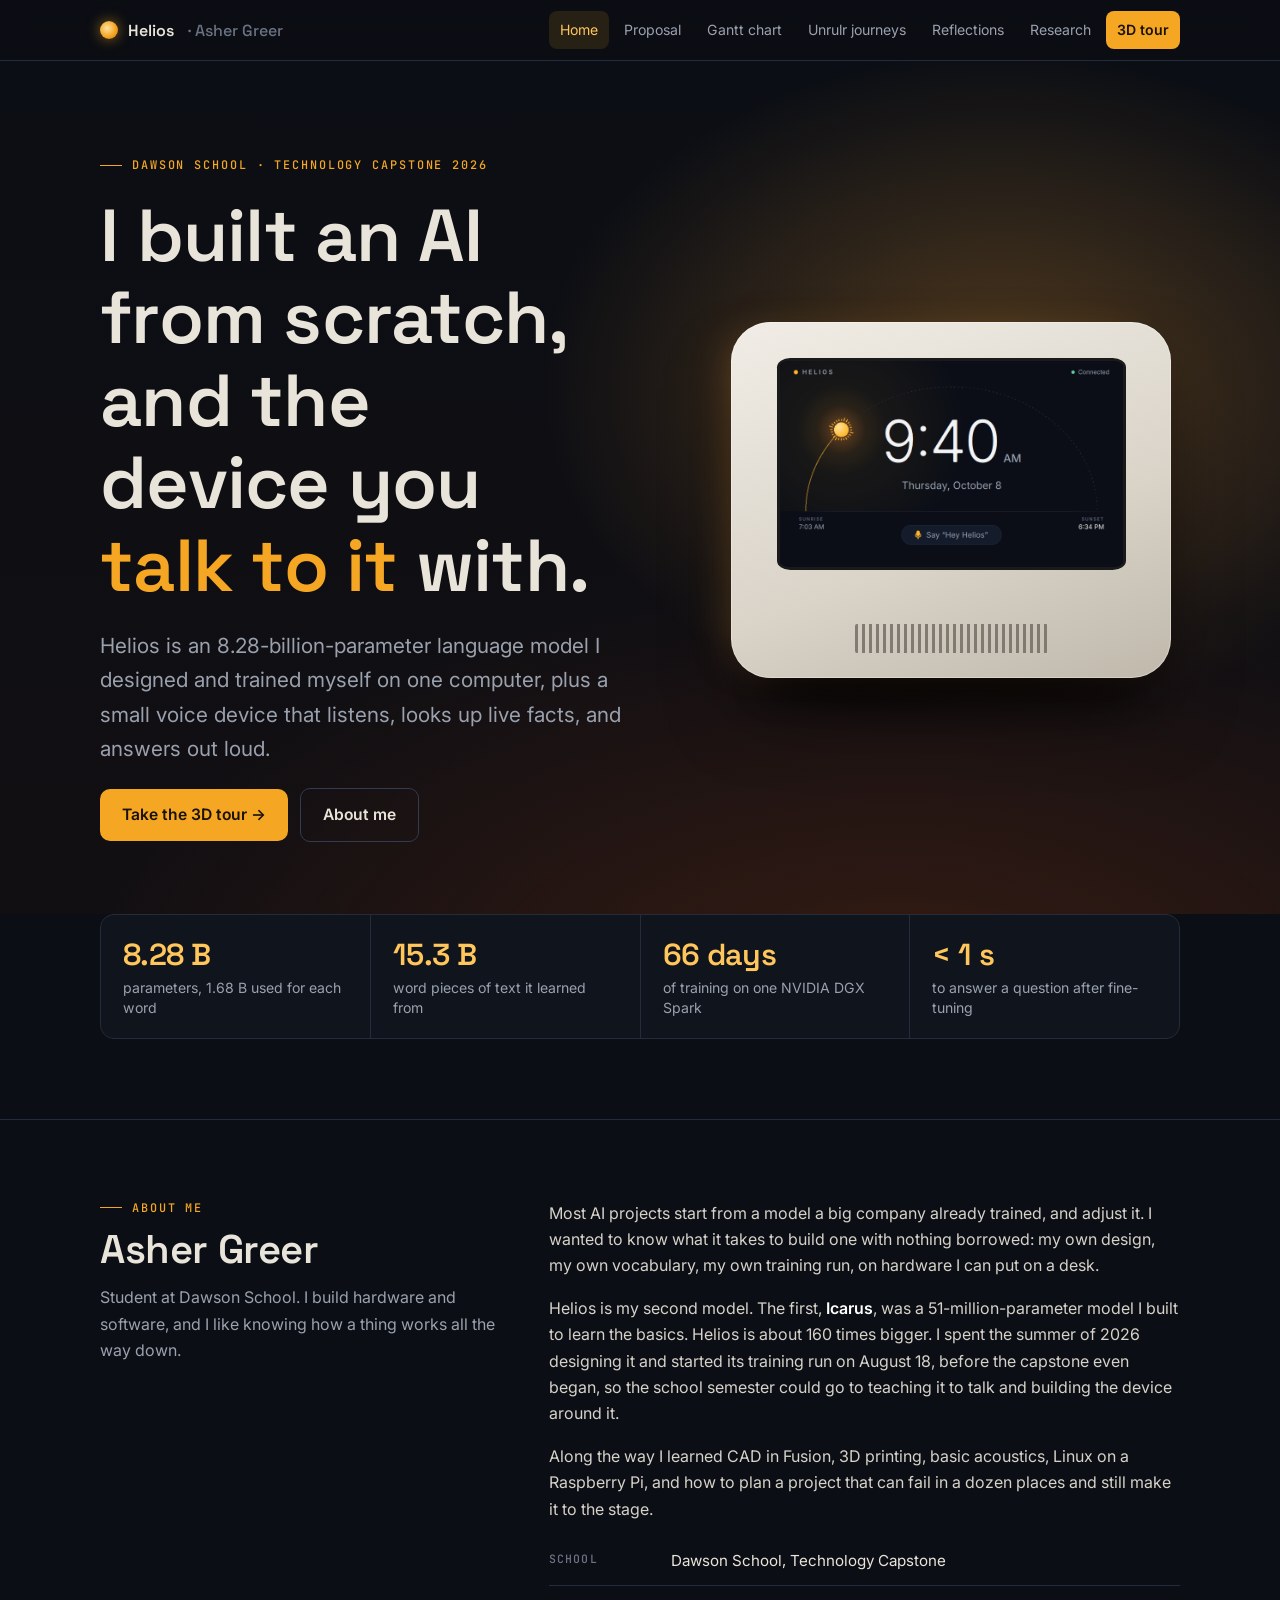
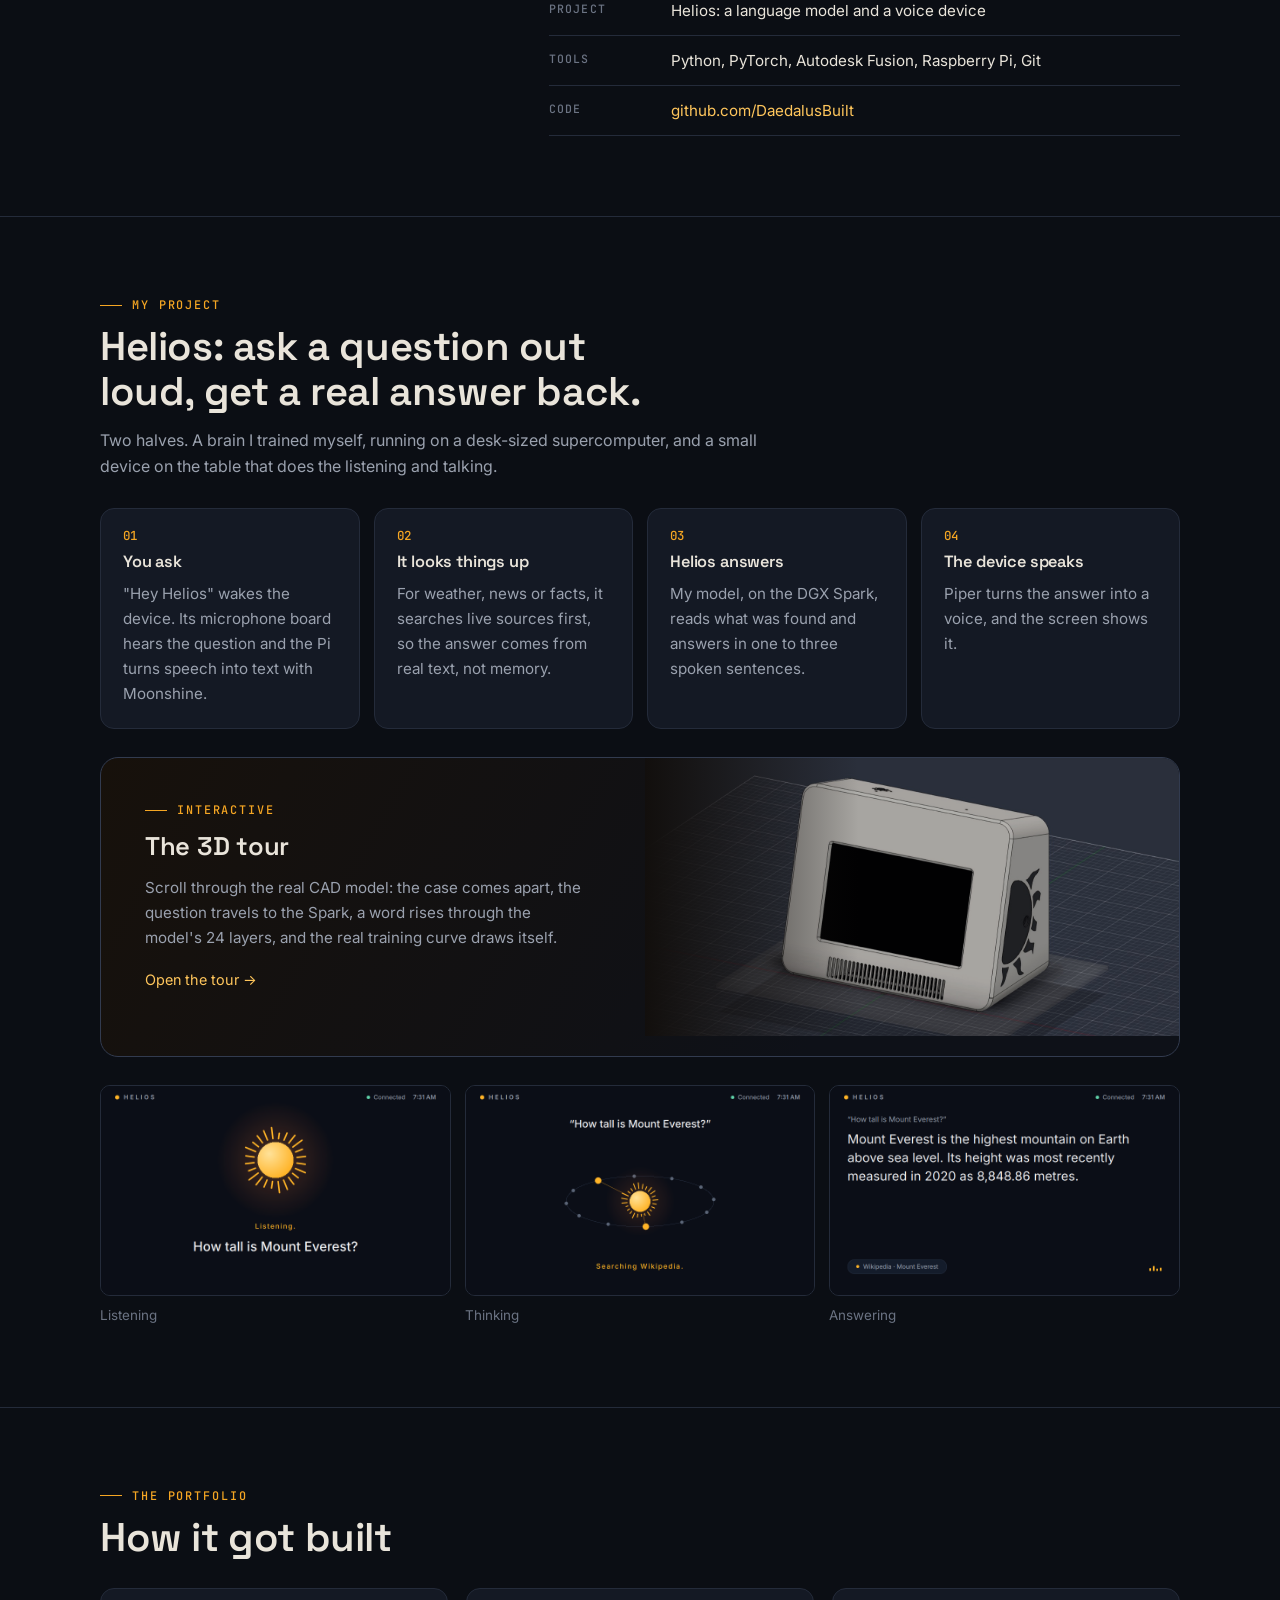
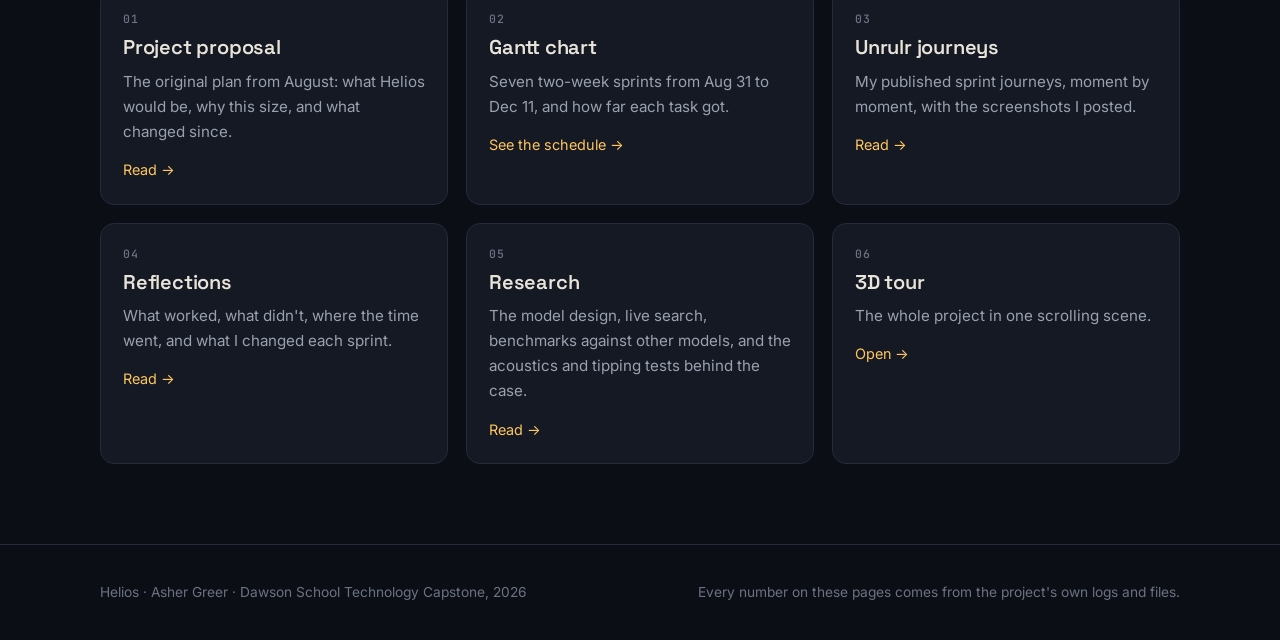
<file: index.html>
<!doctype html>
<html lang="en">
<head>
<meta charset="utf-8">
<meta name="viewport" content="width=device-width, initial-scale=1, viewport-fit=cover">
<title>Asher Greer · Helios</title>
<meta name="description" content="Asher Greer's capstone portfolio: Helios, an 8.28-billion-parameter language model trained from scratch, and the voice device it drives.">
<link rel="preconnect" href="https://fonts.googleapis.com">
<link rel="preconnect" href="https://fonts.gstatic.com" crossorigin>
<link href="https://fonts.googleapis.com/css2?family=Inter:wght@400;500;600&family=Space+Grotesk:wght@500;600&family=JetBrains+Mono:wght@400;500&display=swap" rel="stylesheet">
<link rel="stylesheet" href="style.css">
<style>
  .hero { position: relative; padding-block: clamp(48px, 8vw, 96px) clamp(40px, 6vw, 72px); overflow: hidden; }
  .hero .wrap { display: grid; gap: clamp(32px, 5vw, 64px); grid-template-columns: minmax(0, 1.1fr) minmax(0, 0.9fr); align-items: center; }
  .hero h1 span { color: var(--gold); }
  .hero .lede { font-size: clamp(1.08rem, 1.7vw, 1.3rem); color: var(--muted); max-width: 46ch; }
  .hero .copy { display: grid; gap: 22px; }
  .sky {
    position: absolute; inset: 0; z-index: -1;
    background:
      radial-gradient(ellipse 55% 60% at 78% 38%, rgba(255, 170, 60, 0.28), transparent 65%),
      radial-gradient(ellipse 90% 70% at 70% 110%, rgba(120, 50, 20, 0.35), transparent 70%),
      linear-gradient(180deg, #0b0e14 0%, #120f12 100%);
  }
  /* the device, drawn in CSS around its real idle screen */
  .device { position: relative; width: min(100%, 440px); margin-inline: auto; aspect-ratio: 136 / 110; }
  .device .case {
    position: absolute; inset: 0; border-radius: 9% / 11%;
    background: linear-gradient(160deg, #f1ede6 0%, #d9d3c8 60%, #bfb8ab 100%);
    box-shadow: 0 40px 80px -20px rgba(0, 0, 0, 0.7), 0 0 0 1px rgba(255, 255, 255, 0.3) inset, -18px 0 40px -20px rgba(255, 170, 60, 0.35);
  }
  .device .screen {
    position: absolute; left: 11%; right: 11%; top: 11%; aspect-ratio: 800 / 480;
    border-radius: 3%; overflow: hidden; background: #000; box-shadow: 0 0 0 3px #1a1a1a;
  }
  .device .screen img { width: 100%; height: 100%; object-fit: cover; }
  .device .grille {
    position: absolute; left: 28%; right: 28%; bottom: 7%; height: 8%;
    background: repeating-linear-gradient(90deg, #6d675e 0 3px, transparent 3px 7px); border-radius: 2px; opacity: 0.8;
  }
  .device .shadow { position: absolute; left: 6%; right: 6%; bottom: -7%; height: 10%; border-radius: 50%; background: rgba(0, 0, 0, 0.55); filter: blur(14px); z-index: -1; }

  .about { display: grid; gap: clamp(28px, 5vw, 56px); grid-template-columns: minmax(0, 0.8fr) minmax(0, 1.2fr); align-items: start; }
  .facts { display: grid; gap: 12px; }
  .fact { display: grid; grid-template-columns: 110px 1fr; gap: 12px; padding-bottom: 12px; border-bottom: 1px solid var(--line); font-size: 0.95rem; }
  .fact span:first-child { font: 500 0.72rem var(--mono); letter-spacing: 0.1em; text-transform: uppercase; color: var(--dim); padding-top: 3px; }

  .tour {
    position: relative; border-radius: 18px; overflow: hidden; border: 1px solid var(--line2);
    display: grid; grid-template-columns: minmax(0, 1fr) minmax(0, 1fr); min-height: 300px;
    background: linear-gradient(120deg, #17110b, #0e1118 70%);
  }
  .tour .t { padding: clamp(24px, 4vw, 44px); display: grid; gap: 14px; align-content: center; }
  .tour .t p { color: var(--muted); }
  .tour .pic { position: relative; min-height: 240px; }
  .tour .pic img { position: absolute; inset: 0; width: 100%; height: 100%; object-fit: cover; object-position: 55% 45%; opacity: 0.9; }
  .tour .pic::before { content: ""; position: absolute; inset: 0; z-index: 1; background: linear-gradient(90deg, #120f0d 0%, transparent 40%); }

  .how { counter-reset: s; display: grid; gap: 14px; grid-template-columns: repeat(auto-fit, minmax(min(100%, 200px), 1fr)); }
  .how .card { position: relative; padding-top: 44px; }
  .how .card::before {
    counter-increment: s; content: counter(s, decimal-leading-zero);
    position: absolute; top: 18px; left: 22px; font: 500 0.78rem var(--mono); color: var(--gold);
  }
  .screens { display: grid; gap: 14px; grid-template-columns: repeat(auto-fit, minmax(min(100%, 220px), 1fr)); }

  @media (max-width: 860px) {
    .hero .wrap, .about, .tour { grid-template-columns: 1fr; }
    .hero .device { width: min(84%, 380px); }
    .tour .pic { min-height: 200px; }
    .tour .pic::before { background: linear-gradient(0deg, #120f0d 0%, transparent 45%); }
  }
</style>
</head>
<body data-page="home">
<main>

<section class="hero">
  <div class="sky"></div>
  <div class="wrap">
    <div class="copy">
      <div class="eyebrow">Dawson School · Technology Capstone 2026</div>
      <h1>I built an AI from scratch, and the device you <span>talk to it</span> with.</h1>
      <p class="lede">Helios is an 8.28-billion-parameter language model I designed and trained myself on one computer, plus a small voice device that listens, looks up live facts, and answers out loud.</p>
      <div class="row">
        <a class="btn" href="project/">Take the 3D tour →</a>
        <a class="btn ghost" href="#about">About me</a>
      </div>
    </div>
    <div class="device" aria-label="The Helios device showing its idle screen">
      <div class="shadow"></div>
      <div class="case"></div>
      <div class="screen"><img src="img/screen_idle.png" alt="Helios idle screen: the time, the date and a sun"></div>
      <div class="grille"></div>
    </div>
  </div>
</section>

<section class="block" style="border-top:0;padding-top:0">
  <div class="wrap">
    <div class="stats">
      <div class="stat"><b>8.28 B</b><span>parameters, 1.68 B used for each word</span></div>
      <div class="stat"><b>15.3 B</b><span>word pieces of text it learned from</span></div>
      <div class="stat"><b>66 days</b><span>of training on one NVIDIA DGX Spark</span></div>
      <div class="stat"><b>&lt; 1 s</b><span>to answer a question after fine-tuning</span></div>
    </div>
  </div>
</section>

<section class="block" id="about">
  <div class="wrap about">
    <div class="sechead">
      <div class="eyebrow">About me</div>
      <h2>Asher Greer</h2>
      <p>Student at Dawson School. I build hardware and software, and I like knowing how a thing works all the way down.</p>
    </div>
    <div style="display:grid;gap:26px">
      <div class="prose">
        <p>Most AI projects start from a model a big company already trained, and adjust it. I wanted to know what it takes to build one with nothing borrowed: my own design, my own vocabulary, my own training run, on hardware I can put on a desk.</p>
        <p>Helios is my second model. The first, <strong>Icarus</strong>, was a 51-million-parameter model I built to learn the basics. Helios is about 160 times bigger. I spent the summer of 2026 designing it and started its training run on August 18, before the capstone even began, so the school semester could go to teaching it to talk and building the device around it.</p>
        <p>Along the way I learned CAD in Fusion, 3D printing, basic acoustics, Linux on a Raspberry Pi, and how to plan a project that can fail in a dozen places and still make it to the stage.</p>
      </div>
      <div class="facts">
        <div class="fact"><span>School</span><span>Dawson School, Technology Capstone</span></div>
        <div class="fact"><span>Project</span><span>Helios: a language model and a voice device</span></div>
        <div class="fact"><span>Tools</span><span>Python, PyTorch, Autodesk Fusion, Raspberry Pi, Git</span></div>
        <div class="fact"><span>Code</span><span><a href="https://github.com/DaedalusBuilt">github.com/DaedalusBuilt</a></span></div>
      </div>
    </div>
  </div>
</section>

<section class="block" id="project">
  <div class="wrap">
    <div class="sechead">
      <div class="eyebrow">My project</div>
      <h2>Helios: ask a question out loud, get a real answer back.</h2>
      <p>Two halves. A brain I trained myself, running on a desk-sized supercomputer, and a small device on the table that does the listening and talking.</p>
    </div>

    <div class="how">
      <div class="card"><h4>You ask</h4><p>"Hey Helios" wakes the device. Its microphone board hears the question and the Pi turns speech into text with Moonshine.</p></div>
      <div class="card"><h4>It looks things up</h4><p>For weather, news or facts, it searches live sources first, so the answer comes from real text, not memory.</p></div>
      <div class="card"><h4>Helios answers</h4><p>My model, on the DGX Spark, reads what was found and answers in one to three spoken sentences.</p></div>
      <div class="card"><h4>The device speaks</h4><p>Piper turns the answer into a voice, and the screen shows it.</p></div>
    </div>

    <a class="tour card" href="project/" style="padding:0">
      <div class="t">
        <div class="eyebrow">Interactive</div>
        <h3 style="font-size:1.6rem">The 3D tour</h3>
        <p>Scroll through the real CAD model: the case comes apart, the question travels to the Spark, a word rises through the model's 24 layers, and the real training curve draws itself.</p>
        <span class="go">Open the tour →</span>
      </div>
      <div class="pic"><img src="img/r/v5_iso_front.jpg" alt="Helios case rendered in Fusion"></div>
    </a>

    <div class="screens">
      <figure><img class="zoom" src="img/screen_listening.png" alt="Device screen while listening"><figcaption>Listening</figcaption></figure>
      <figure><img class="zoom" src="img/screen_thinking.png" alt="Device screen while thinking"><figcaption>Thinking</figcaption></figure>
      <figure><img class="zoom" src="img/screen_answer.png" alt="Device screen showing an answer"><figcaption>Answering</figcaption></figure>
    </div>
  </div>
</section>

<section class="block">
  <div class="wrap">
    <div class="sechead">
      <div class="eyebrow">The portfolio</div>
      <h2>How it got built</h2>
    </div>
    <div class="grid">
      <a class="card" href="proposal.html"><span class="k">01</span><h3>Project proposal</h3><p>The original plan from August: what Helios would be, why this size, and what changed since.</p><span class="go">Read →</span></a>
      <a class="card" href="gantt.html"><span class="k">02</span><h3>Gantt chart</h3><p>Seven two-week sprints from Aug 31 to Dec 11, and how far each task got.</p><span class="go">See the schedule →</span></a>
      <a class="card" href="journeys.html"><span class="k">03</span><h3>Unrulr journeys</h3><p>My published sprint journeys, moment by moment, with the screenshots I posted.</p><span class="go">Read →</span></a>
      <a class="card" href="reflections.html"><span class="k">04</span><h3>Reflections</h3><p>What worked, what didn't, where the time went, and what I changed each sprint.</p><span class="go">Read →</span></a>
      <a class="card" href="research.html"><span class="k">05</span><h3>Research</h3><p>The model design, live search, benchmarks against other models, and the acoustics and tipping tests behind the case.</p><span class="go">Read →</span></a>
      <a class="card" href="project/"><span class="k">06</span><h3>3D tour</h3><p>The whole project in one scrolling scene.</p><span class="go">Open →</span></a>
    </div>
  </div>
</section>

</main>
<script src="site.js"></script>
</body>
</html>
</file>
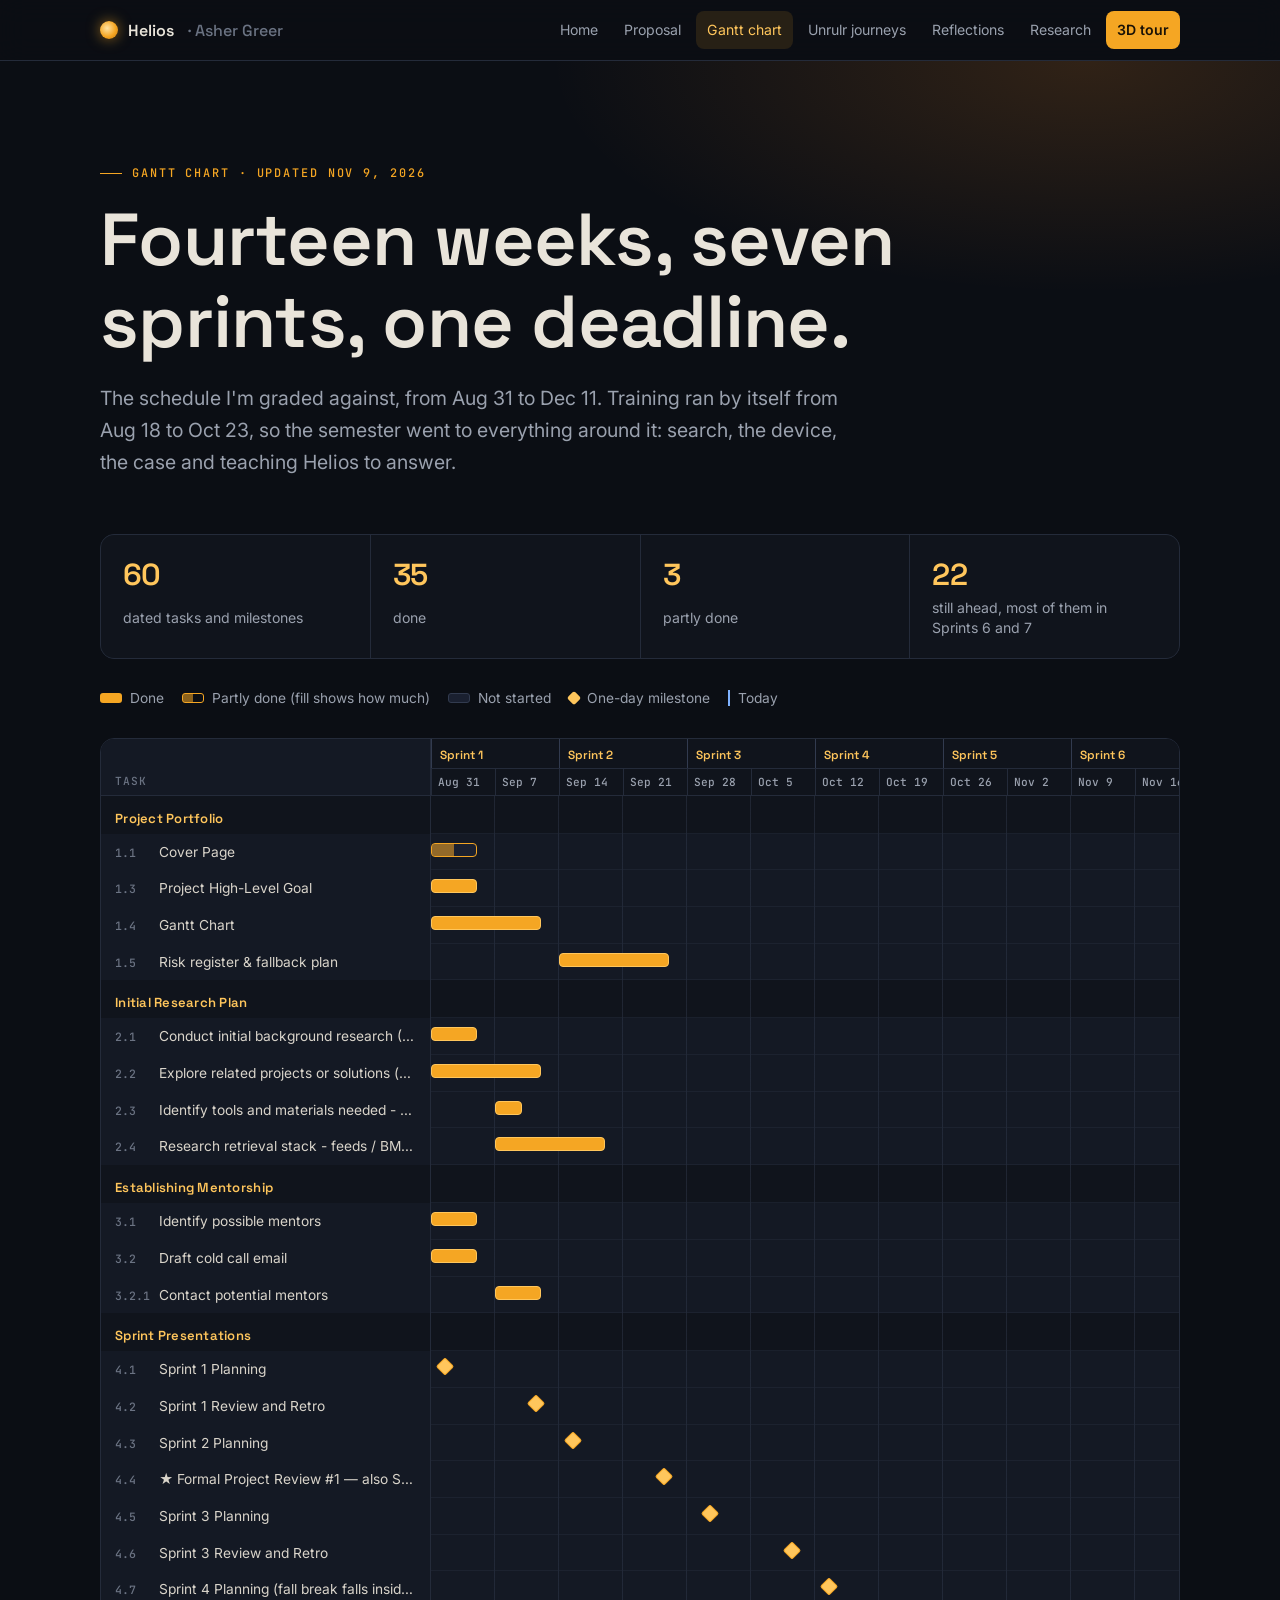
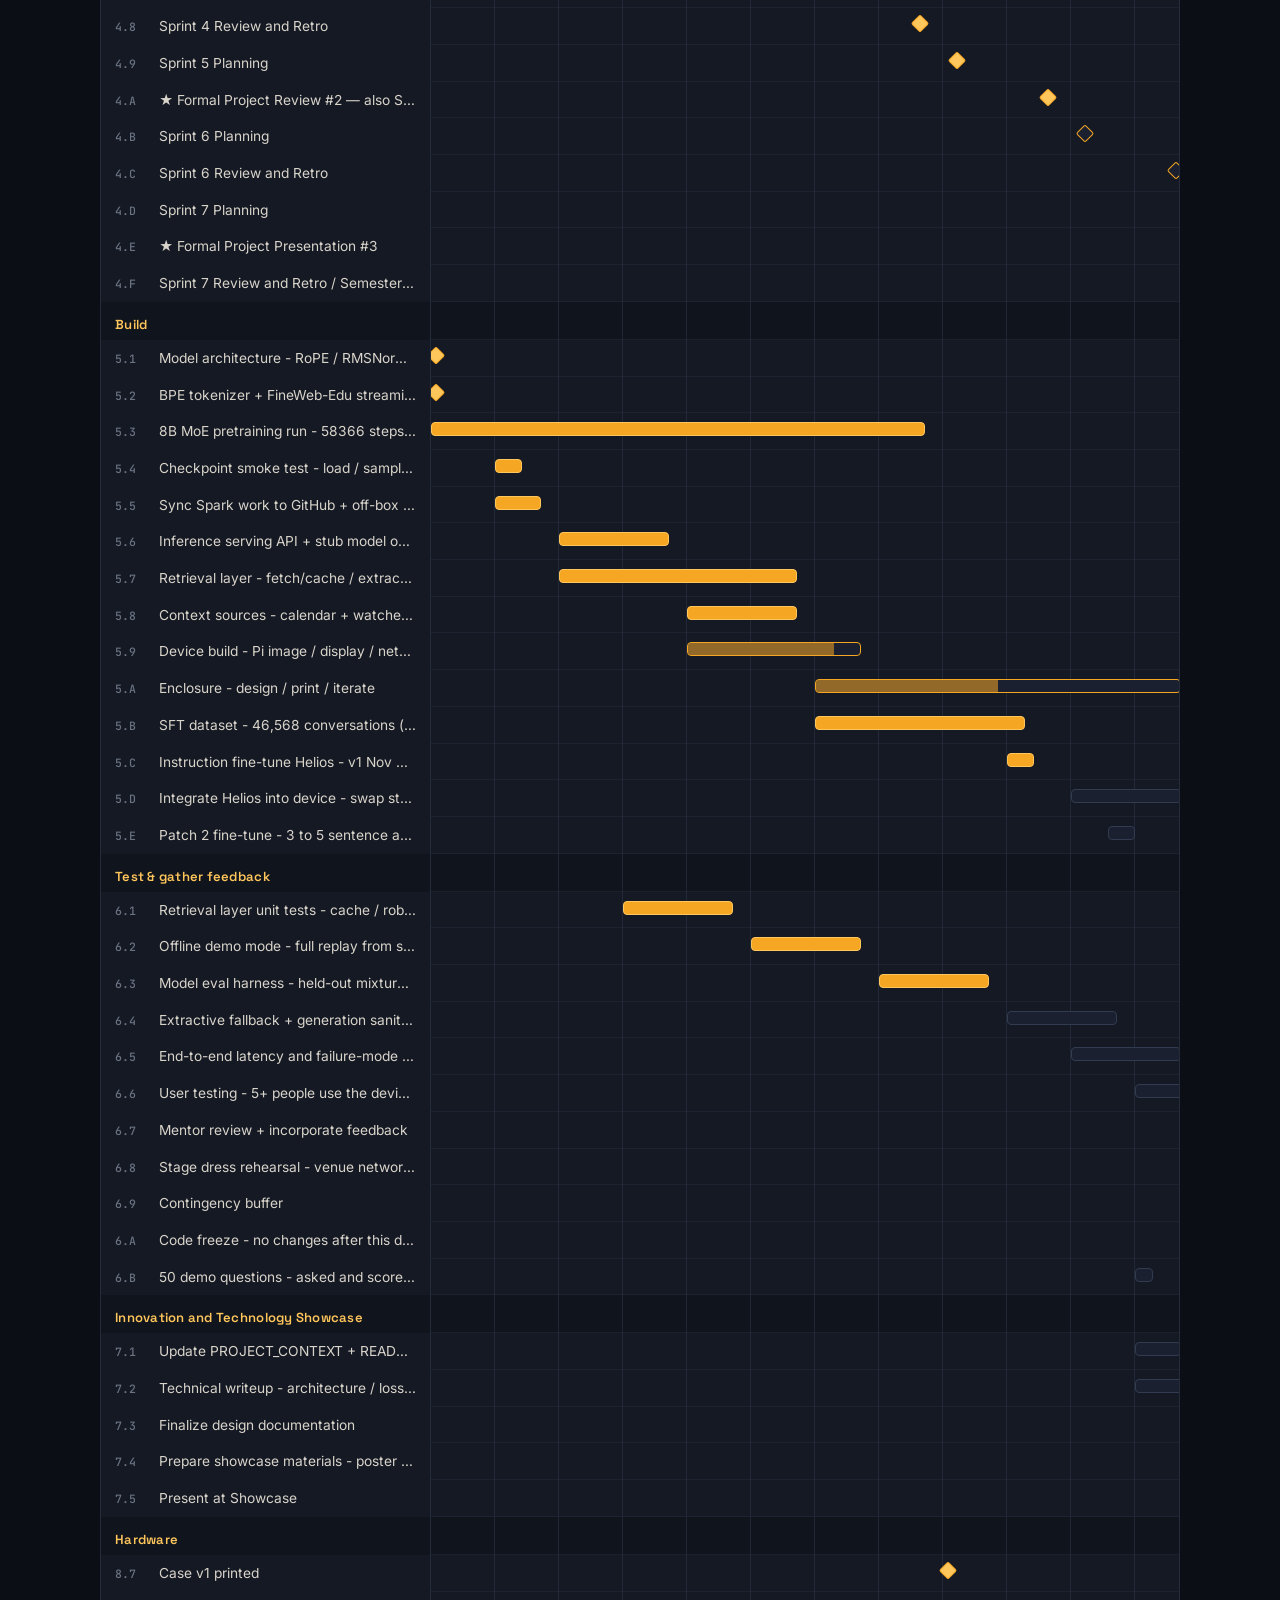
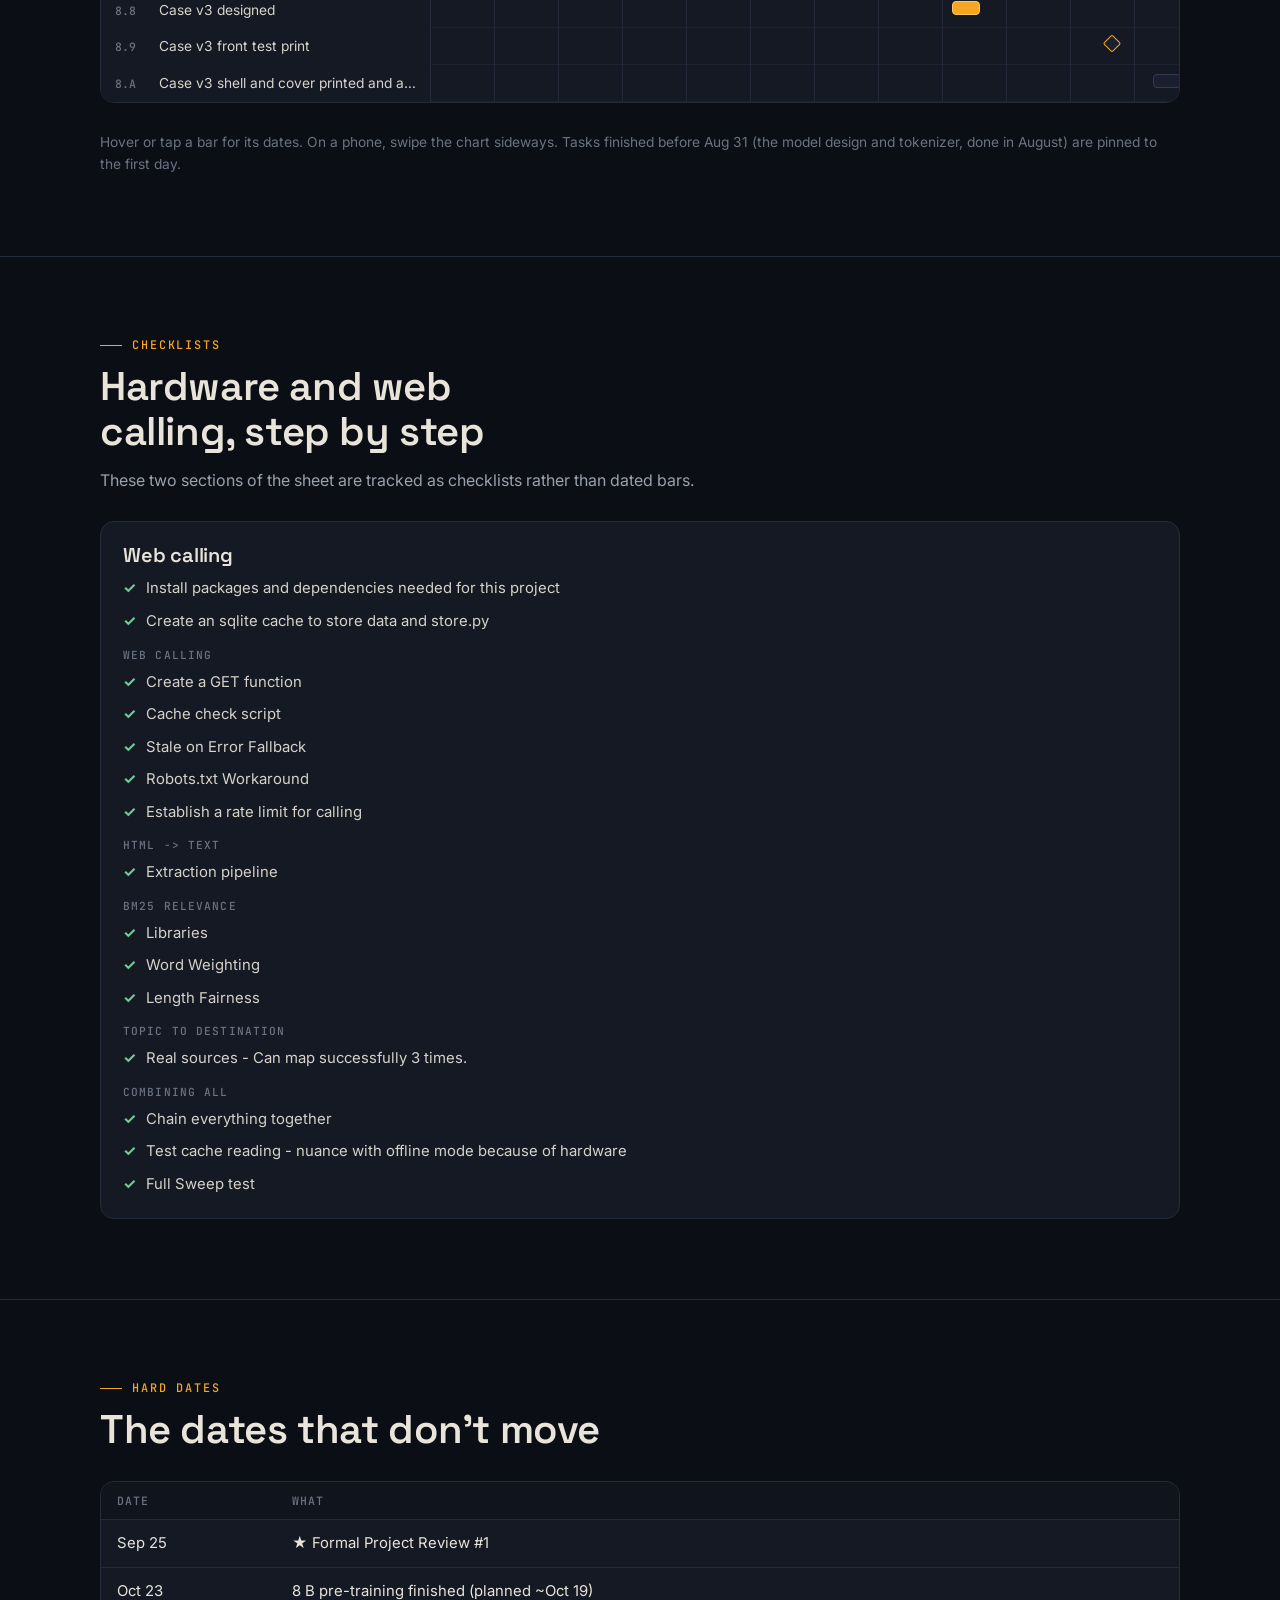
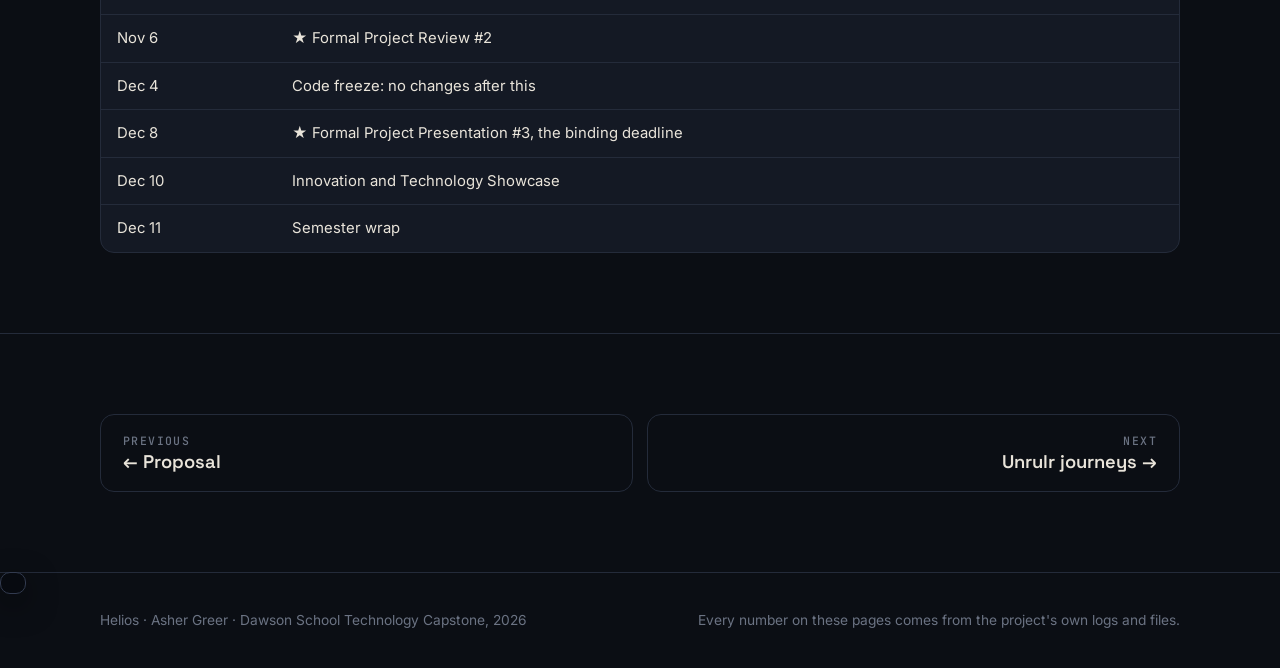
<file: gantt.html>
<!doctype html>
<html lang="en">
<head>
<meta charset="utf-8">
<meta name="viewport" content="width=device-width, initial-scale=1, viewport-fit=cover">
<title>Gantt Chart · Helios</title>
<meta name="description" content="The Helios capstone Gantt chart: seven two-week sprints from Aug 31 to Dec 11, 2026.">
<link rel="preconnect" href="https://fonts.googleapis.com">
<link rel="preconnect" href="https://fonts.gstatic.com" crossorigin>
<link href="https://fonts.googleapis.com/css2?family=Inter:wght@400;500;600&family=Space+Grotesk:wght@500;600&family=JetBrains+Mono:wght@400;500&display=swap" rel="stylesheet">
<link rel="stylesheet" href="style.css">
<style>
  .legend { display: flex; flex-wrap: wrap; gap: 18px; font-size: 0.86rem; color: var(--muted); }
  .legend span { display: inline-flex; align-items: center; gap: 8px; }
  .sw { width: 22px; height: 10px; border-radius: 3px; display: inline-block; }
  .sw.done { background: var(--gold); }
  .sw.part { border: 1px solid var(--gold); background: linear-gradient(90deg, rgba(245,166,35,.55) 50%, transparent 50%); }
  .sw.todo { border: 1px solid var(--line2); background: var(--card2); }
  .sw.lms { width: 10px; height: 10px; transform: rotate(45deg); background: var(--gold2); border-radius: 2px; }
  .sw.lnow { width: 2px; height: 16px; background: var(--sky); border-radius: 0; }

  .gwrap { overflow-x: auto; border: 1px solid var(--line); border-radius: var(--r); background: var(--card); }
  .gantt { --name: 330px; --wk: 64px; display: grid; grid-template-columns: var(--name) calc(var(--wk) * var(--weeks)); min-width: max-content; font-size: 0.86rem; }
  .gantt .h { position: sticky; top: 0; z-index: 3; background: var(--bg2); border-bottom: 1px solid var(--line); }
  .gantt .nm { position: sticky; left: 0; z-index: 2; background: var(--card); border-right: 1px solid var(--line); padding: 7px 14px; display: flex; gap: 10px; align-items: baseline; min-width: 0; }
  .gantt .nm .id { font: 500 0.72rem var(--mono); color: var(--dim); width: 34px; flex: none; }
  .gantt .nm .t { overflow: hidden; text-overflow: ellipsis; white-space: nowrap; color: #d9d4ca; }
  .gantt .nm.grp { background: var(--bg2); color: var(--gold2); font: 600 0.82rem var(--head); letter-spacing: 0.02em; padding-top: 14px; }
  .gantt .h.nm { z-index: 4; color: var(--dim); font: 500 0.7rem var(--mono); letter-spacing: 0.1em; text-transform: uppercase; align-items: end; }
  .lane { position: relative; border-bottom: 1px solid rgba(36, 43, 58, 0.55); min-height: 32px;
    background-image: repeating-linear-gradient(90deg, transparent 0 calc(var(--wk) - 1px), rgba(50, 59, 79, 0.45) calc(var(--wk) - 1px) var(--wk)); }
  .lane.grp { background-color: var(--bg2); }
  .bar { position: absolute; top: 9px; height: 14px; border-radius: 4px; border: 1px solid var(--line2); background: var(--card2); overflow: hidden; min-width: 6px; }
  .bar.done { background: var(--gold); border-color: var(--gold2); }
  .bar.part { border-color: var(--gold); }
  .bar .fill { position: absolute; inset: 0 auto 0 0; background: rgba(245, 166, 35, 0.55); }
  .ms { position: absolute; top: 9px; width: 13px; height: 13px; transform: translateX(-50%) rotate(45deg); border-radius: 2px; background: var(--card2); border: 1px solid var(--gold); }
  .ms.done { background: var(--gold2); }
  .scale { display: grid; grid-template-columns: repeat(var(--weeks), var(--wk)); }
  .scale div { padding: 6px 0 6px 6px; border-left: 1px solid var(--line); color: var(--muted); font: 500 0.7rem var(--mono); white-space: nowrap; overflow: hidden; }
  .sprints { display: grid; grid-template-columns: repeat(var(--weeks), var(--wk)); border-bottom: 1px solid var(--line); }
  .sprints div { padding: 8px 8px 6px; color: var(--gold2); font: 600 0.74rem var(--head); border-left: 1px solid var(--line2); white-space: nowrap; }
  .sprints div.off { color: var(--dim); font-weight: 500; }
  .nowline { position: absolute; top: 0; bottom: 0; width: 2px; background: var(--sky); z-index: 1; pointer-events: none; opacity: 0.85; }
  .nowtag { position: absolute; top: 4px; transform: translateX(-50%); font: 500 0.66rem var(--mono); color: #0b0e14; background: var(--sky); padding: 1px 6px; border-radius: 4px; z-index: 2; white-space: nowrap; }
  .tip { position: fixed; z-index: 60; pointer-events: none; background: #070a10; border: 1px solid var(--line2); border-radius: 10px; padding: 10px 12px; font-size: 0.84rem; max-width: 300px; box-shadow: 0 10px 30px rgba(0,0,0,.5); display: grid; gap: 3px; }
  .tip b { color: #fff; font-weight: 600; }
  .tip span { color: var(--muted); font: 500 0.74rem var(--mono); }
  .checks { display: grid; gap: 18px; grid-template-columns: repeat(auto-fit, minmax(min(100%, 320px), 1fr)); }
  .checks ul { list-style: none; margin: 0; padding: 0; display: grid; gap: 8px; }
  .checks li { display: flex; gap: 10px; font-size: 0.93rem; color: #d6d2c9; }
  .checks li::before { content: "✓"; color: var(--green); font-weight: 700; }
  .checks li.todo::before { content: "○"; color: var(--dim); }
  .checks li.subh { color: var(--dim); font: 500 0.7rem var(--mono); letter-spacing: 0.1em; text-transform: uppercase; margin-top: 6px; }
  .checks li.subh::before { content: none; }
  @media (max-width: 720px) { .gantt { --name: 190px; --wk: 52px; } }
</style>
</head>
<body data-page="gantt">
<main>

<section class="pagehead">
  <div class="glow"></div>
  <div class="wrap">
    <div class="eyebrow">Gantt chart · updated Nov 9, 2026</div>
    <h1>Fourteen weeks, seven sprints, one deadline.</h1>
    <p class="lede">The schedule I'm graded against, from Aug 31 to Dec 11. Training ran by itself from Aug 18 to Oct 23, so the semester went to everything around it: search, the device, the case and teaching Helios to answer.</p>
  </div>
</section>

<section class="block" style="border-top:0;padding-top:0">
  <div class="wrap">
    <div class="stats" id="stats"></div>
    <div class="legend">
      <span><i class="sw done"></i>Done</span>
      <span><i class="sw part"></i>Partly done (fill shows how much)</span>
      <span><i class="sw todo"></i>Not started</span>
      <span><i class="sw lms"></i>One-day milestone</span>
      <span><i class="sw lnow"></i>Today</span>
    </div>
    <div class="gwrap"><div class="gantt" id="gantt"></div></div>
    <p style="color:var(--dim);font-size:0.86rem">Hover or tap a bar for its dates. On a phone, swipe the chart sideways. Tasks finished before Aug 31 (the model design and tokenizer, done in August) are pinned to the first day.</p>
  </div>
</section>

<section class="block">
  <div class="wrap">
    <div class="sechead">
      <div class="eyebrow">Checklists</div>
      <h2>Hardware and web calling, step by step</h2>
      <p>These two sections of the sheet are tracked as checklists rather than dated bars.</p>
    </div>
    <div class="checks" id="checks"></div>
  </div>
</section>

<section class="block">
  <div class="wrap">
    <div class="sechead">
      <div class="eyebrow">Hard dates</div>
      <h2>The dates that don't move</h2>
    </div>
    <div class="tablewrap"><table>
      <tr><th>Date</th><th>What</th></tr>
      <tr><td>Sep 25</td><td>★ Formal Project Review #1</td></tr>
      <tr><td>Oct 23</td><td>8 B pre-training finished (planned ~Oct 19)</td></tr>
      <tr><td>Nov 6</td><td>★ Formal Project Review #2</td></tr>
      <tr><td>Dec 4</td><td>Code freeze: no changes after this</td></tr>
      <tr><td>Dec 8</td><td>★ Formal Project Presentation #3, the binding deadline</td></tr>
      <tr><td>Dec 10</td><td>Innovation and Technology Showcase</td></tr>
      <tr><td>Dec 11</td><td>Semester wrap</td></tr>
    </table></div>
  </div>
</section>

</main>
<div class="tip" id="tip" hidden></div>
<script src="gantt-data.js"></script>
<script>
(() => {
  const DAY = 864e5;
  const t0 = Date.UTC(2026, 7, 31);              // Mon Aug 31
  const WEEKS = 15;                              // through Fri Dec 11
  const t1 = t0 + WEEKS * 7 * DAY;
  const parse = s => { const [y, m, d] = s.split('-').map(Number); return Date.UTC(y, m - 1, d); };
  const pctX = t => Math.max(0, Math.min(1, (t - t0) / (t1 - t0))) * 100;
  const fmt = t => new Date(t).toLocaleDateString('en-US', { month: 'short', day: 'numeric', timeZone: 'UTC' });
  const esc = s => s.replace(/[&<>"]/g, c => ({ '&': '&amp;', '<': '&lt;', '>': '&gt;', '"': '&quot;' }[c]));

  const g = document.getElementById('gantt');
  g.style.setProperty('--weeks', WEEKS);
  const SPRINTS = [[0, 2, 'Sprint 1'], [2, 2, 'Sprint 2'], [4, 2, 'Sprint 3'], [6, 2, 'Sprint 4'], [8, 2, 'Sprint 5'], [10, 2, 'Sprint 6'], [12, 1, 'Break', 1], [13, 2, 'Sprint 7']];
  let html = `<div class="h nm">Task</div><div class="h">
    <div class="sprints">${SPRINTS.map(([s, n, t, off]) => `<div class="${off ? 'off' : ''}" style="grid-column:${s + 1} / span ${n}">${t}</div>`).join('')}</div>
    <div class="scale">${Array.from({ length: WEEKS }, (_, i) => `<div>${fmt(t0 + i * 7 * DAY)}</div>`).join('')}</div></div>`;

  let total = 0, done = 0, part = 0, ms = 0;
  const checks = [];
  for (const grp of GANTT.groups) {
    const dated = grp.tasks.filter(t => t.start && t.end);
    if (!dated.length) { checks.push(grp); continue; }
    html += `<div class="nm grp">${esc(grp.name)}</div><div class="lane grp"></div>`;
    for (const t of grp.tasks) {
      if (!t.start || !t.end) continue;
      const s = parse(t.start), e = parse(t.end) + DAY;
      if (e < t0) continue;                       // the 2025 application row
      total++;
      const p = t.pct ?? 0;
      const st = p >= 100 ? 'done' : p > 0 ? 'part' : 'todo';
      if (st === 'done') done++; else if (st === 'part') part++;
      const tipd = `data-tip="${esc(t.name)}|${fmt(s)}${t.start !== t.end ? ' – ' + fmt(e - DAY) : ''}|${t.pct == null ? 'in progress' : p + '% done'}"`;
      let mark;
      if (t.start === t.end) {
        ms++;
        mark = `<i class="ms ${st === 'done' ? 'done' : ''}" style="left:${pctX(s + DAY / 2)}%" ${tipd}></i>`;
      } else {
        const l = pctX(s), w = pctX(e) - l;
        mark = `<i class="bar ${st}" style="left:${l}%;width:${w}%" ${tipd}>${st === 'part' ? `<i class="fill" style="width:${p}%"></i>` : ''}</i>`;
      }
      html += `<div class="nm"><span class="id">${esc(t.id)}</span><span class="t" title="${esc(t.name)}">${esc(t.name)}</span></div><div class="lane">${mark}</div>`;
    }
  }
  g.innerHTML = html;

  // today line
  const now = Date.now();
  if (now > t0 && now < t1) {
    const x = pctX(now);
    const col = g.children[1];
    const lanes = g.querySelectorAll('.lane');
    for (const ln of lanes) { const i = document.createElement('i'); i.className = 'nowline'; i.style.left = x + '%'; ln.append(i); }
    const tag = document.createElement('span'); tag.className = 'nowtag'; tag.style.left = x + '%'; tag.textContent = 'Today';
    col.style.position = 'sticky'; col.querySelector('.scale').style.position = 'relative'; col.querySelector('.scale').append(tag);
  }

  document.getElementById('stats').innerHTML = `
    <div class="stat"><b>${total}</b><span>dated tasks and milestones</span></div>
    <div class="stat"><b>${done}</b><span>done</span></div>
    <div class="stat"><b>${part}</b><span>partly done</span></div>
    <div class="stat"><b>${total - done - part}</b><span>still ahead, most of them in Sprints 6 and 7</span></div>`;

  document.getElementById('checks').innerHTML = checks.map(grp => `<div class="card"><h3>${esc(grp.name)}</h3><ul>${
    grp.tasks.map(t => t.sub ? `<li class="subh">${esc(t.sub)}</li>` : `<li class="${(t.pct ?? 0) >= 100 ? '' : 'todo'}">${esc(t.name)}${t.start ? ` <span style="color:var(--dim)">(${fmt(parse(t.start))})</span>` : ''}</li>`).join('')
  }</ul></div>`).join('');

  // tooltips
  const tip = document.getElementById('tip');
  const show = (el, x, y) => {
    const [n, d, p] = el.dataset.tip.split('|');
    tip.innerHTML = `<b>${n}</b><span>${d}</span><span>${p}</span>`;
    tip.hidden = false;
    const r = tip.getBoundingClientRect();
    tip.style.left = Math.min(innerWidth - r.width - 12, Math.max(12, x + 14)) + 'px';
    tip.style.top = Math.min(innerHeight - r.height - 12, y + 14) + 'px';
  };
  g.addEventListener('pointermove', e => { const el = e.target.closest('[data-tip]'); el ? show(el, e.clientX, e.clientY) : (tip.hidden = true); });
  g.addEventListener('pointerleave', () => tip.hidden = true);
  g.addEventListener('click', e => { const el = e.target.closest('[data-tip]'); if (el) show(el, e.clientX, e.clientY); });
  addEventListener('scroll', () => tip.hidden = true, { passive: true });
})();
</script>
<script src="site.js"></script>
</body>
</html>
</file>
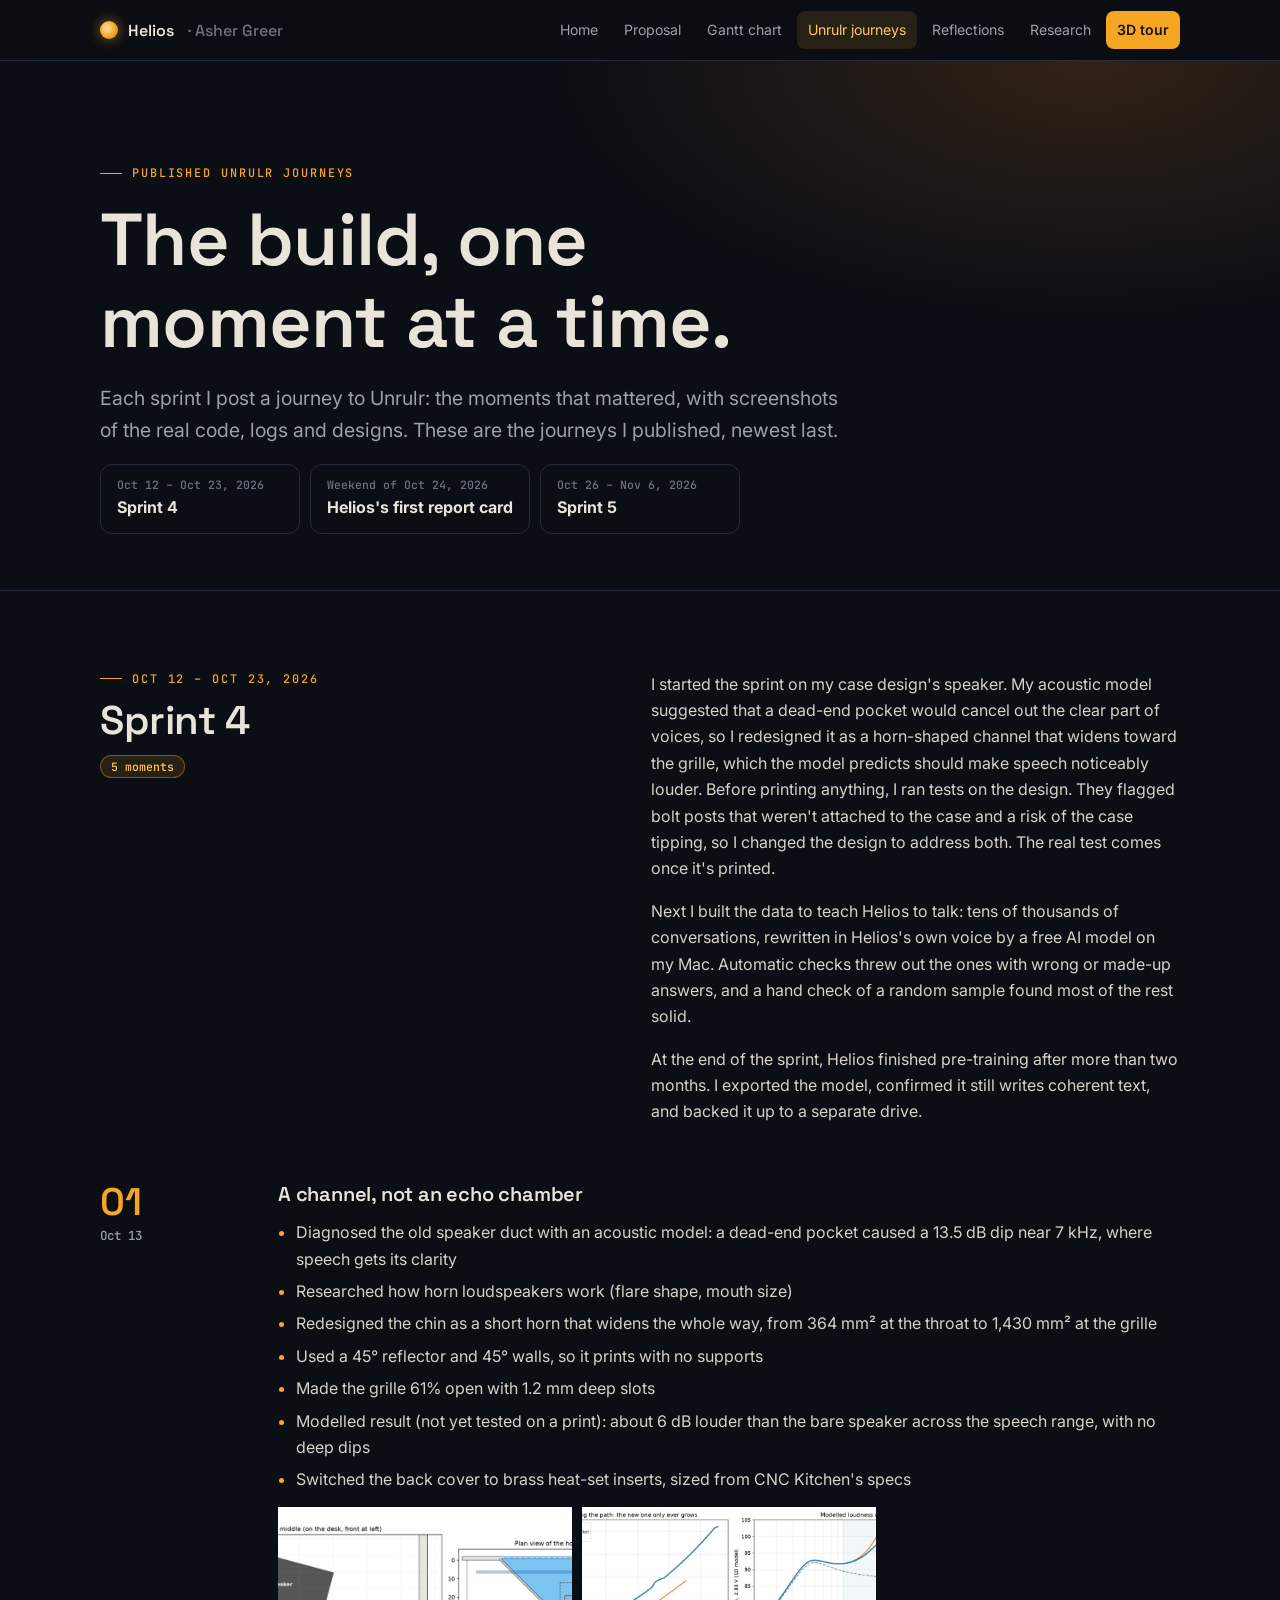
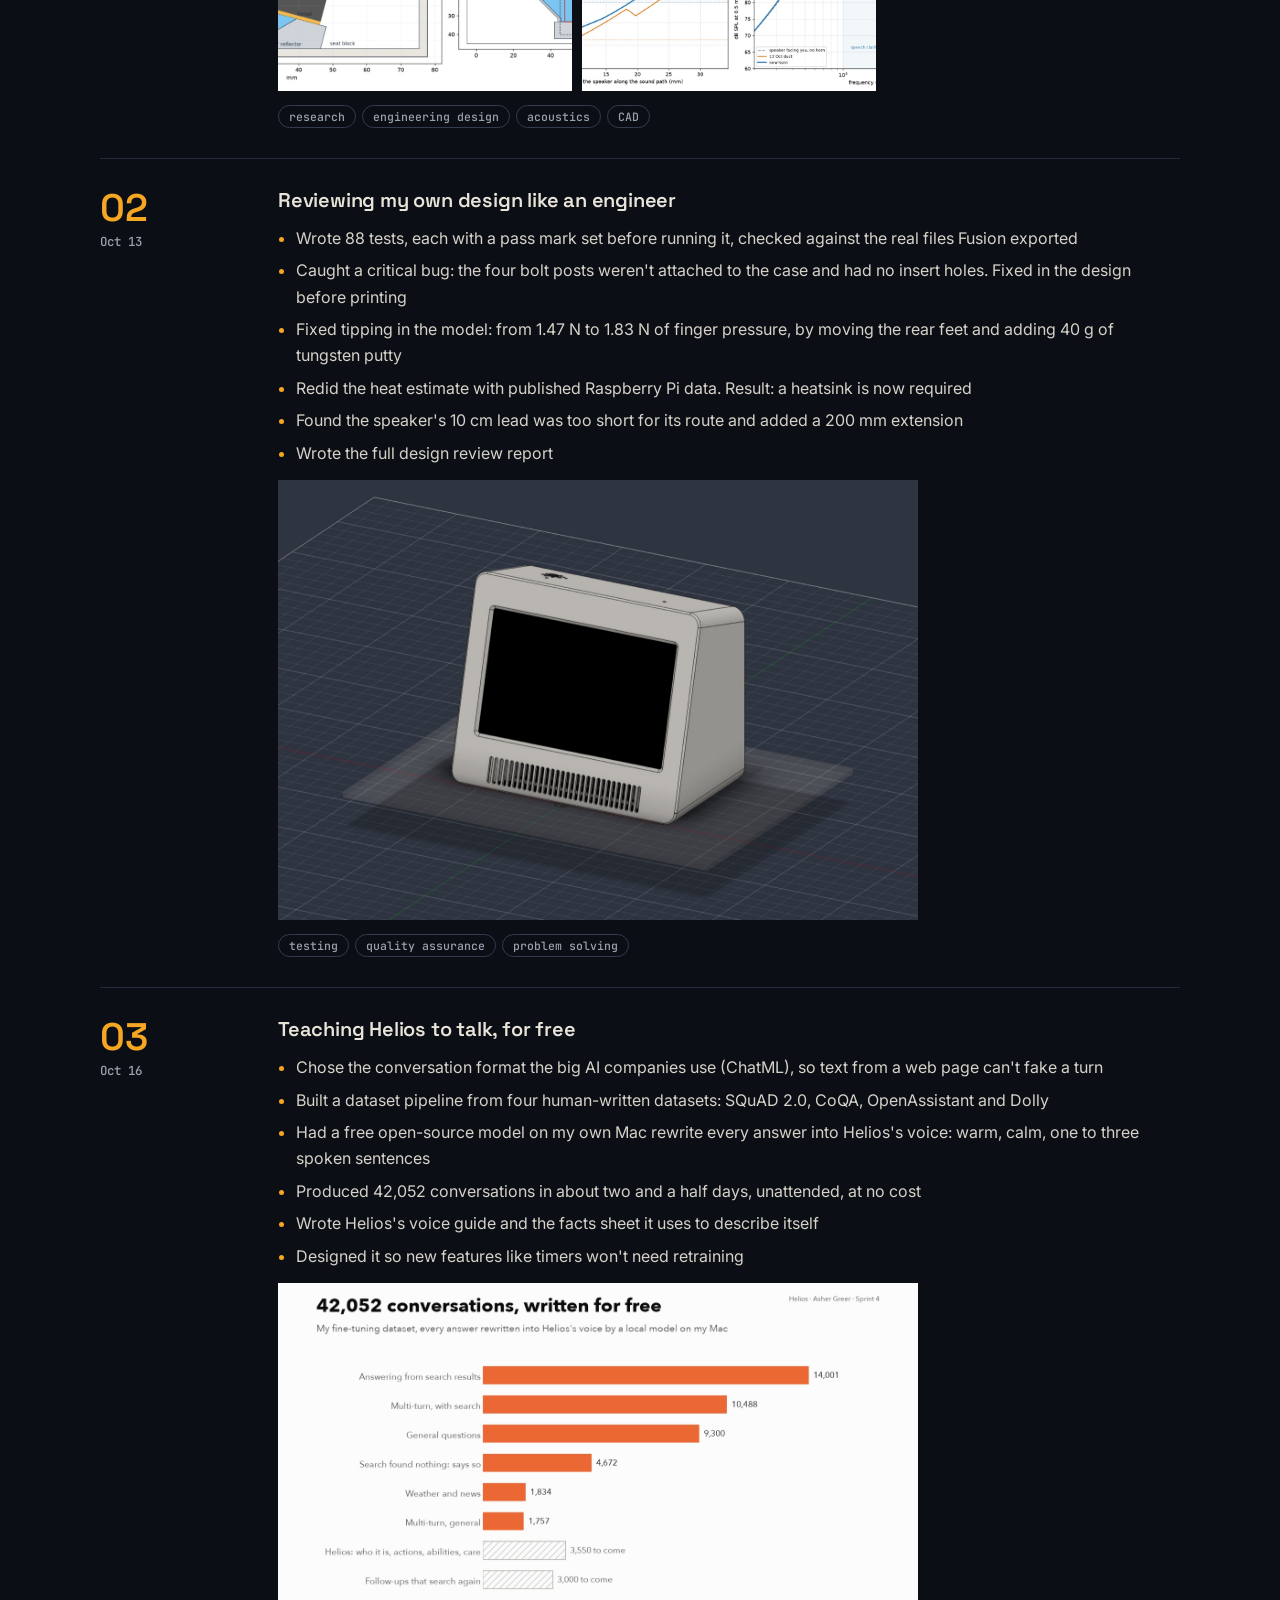
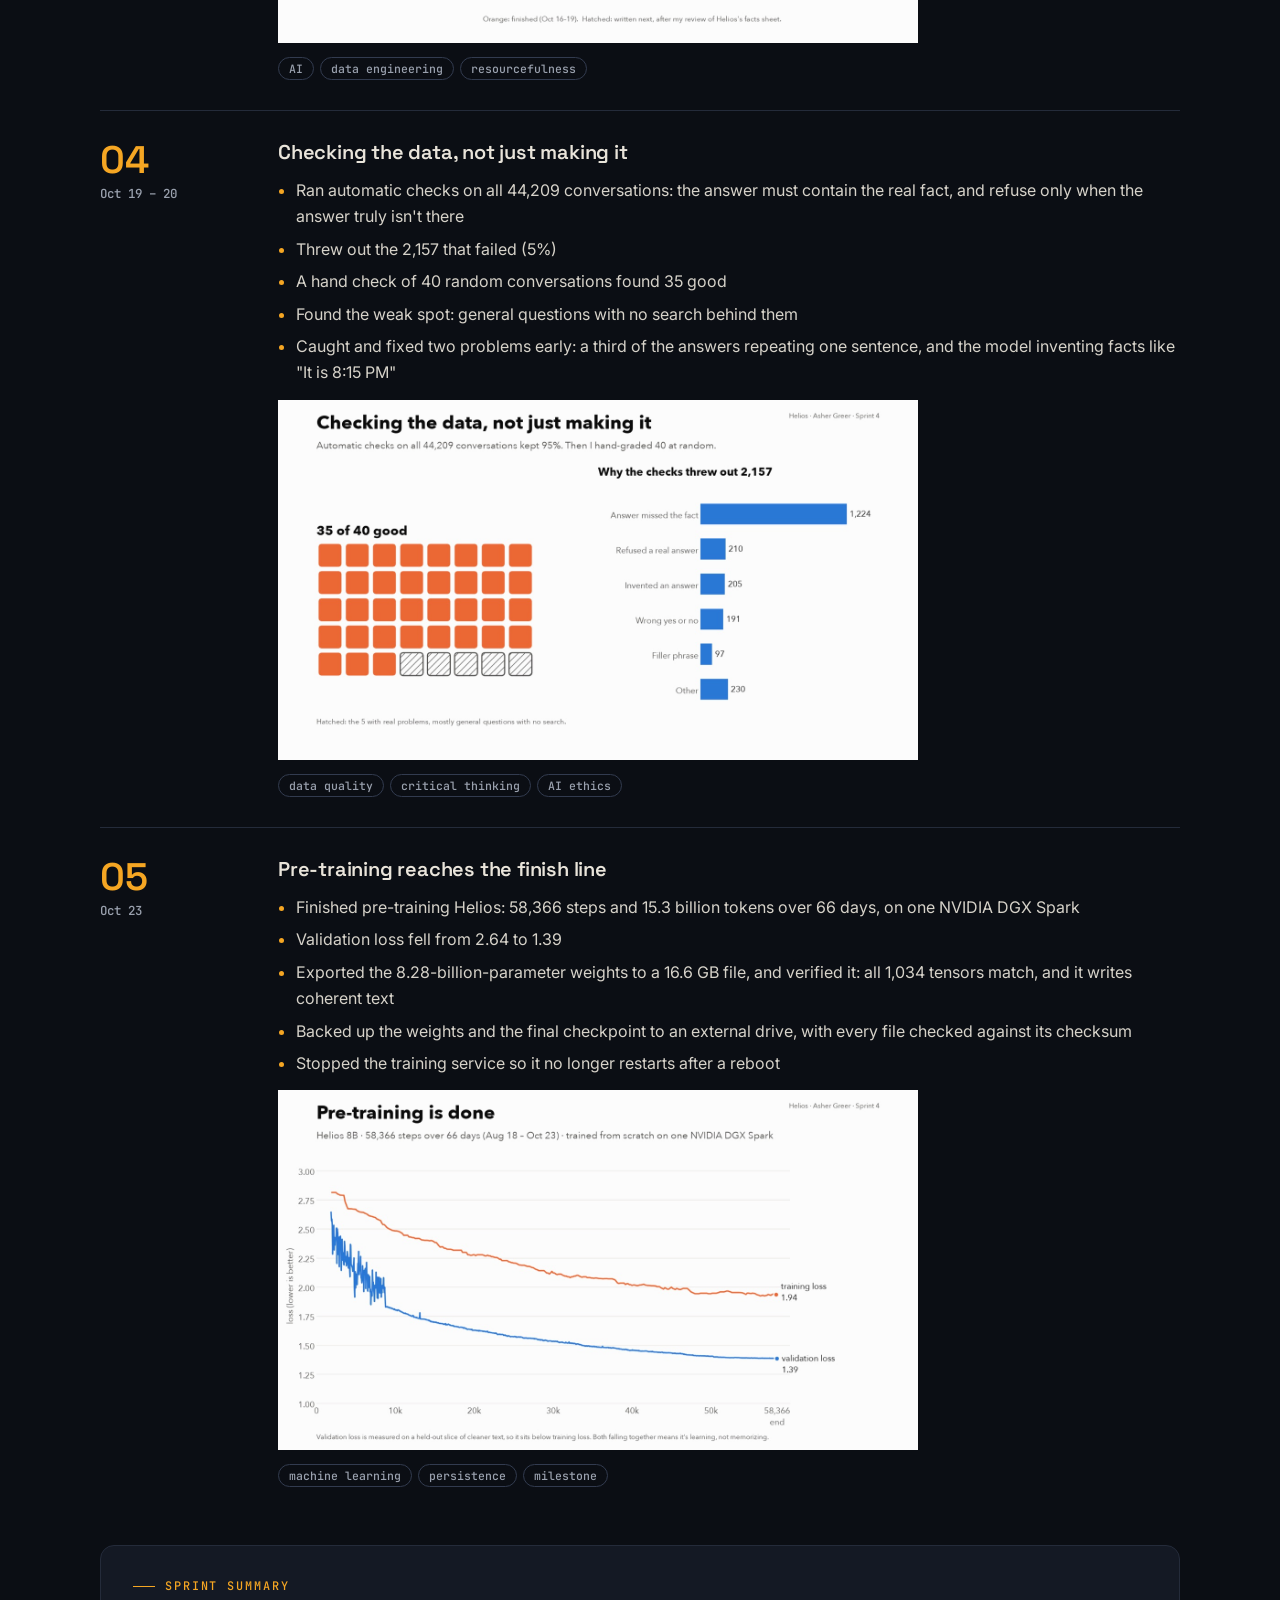
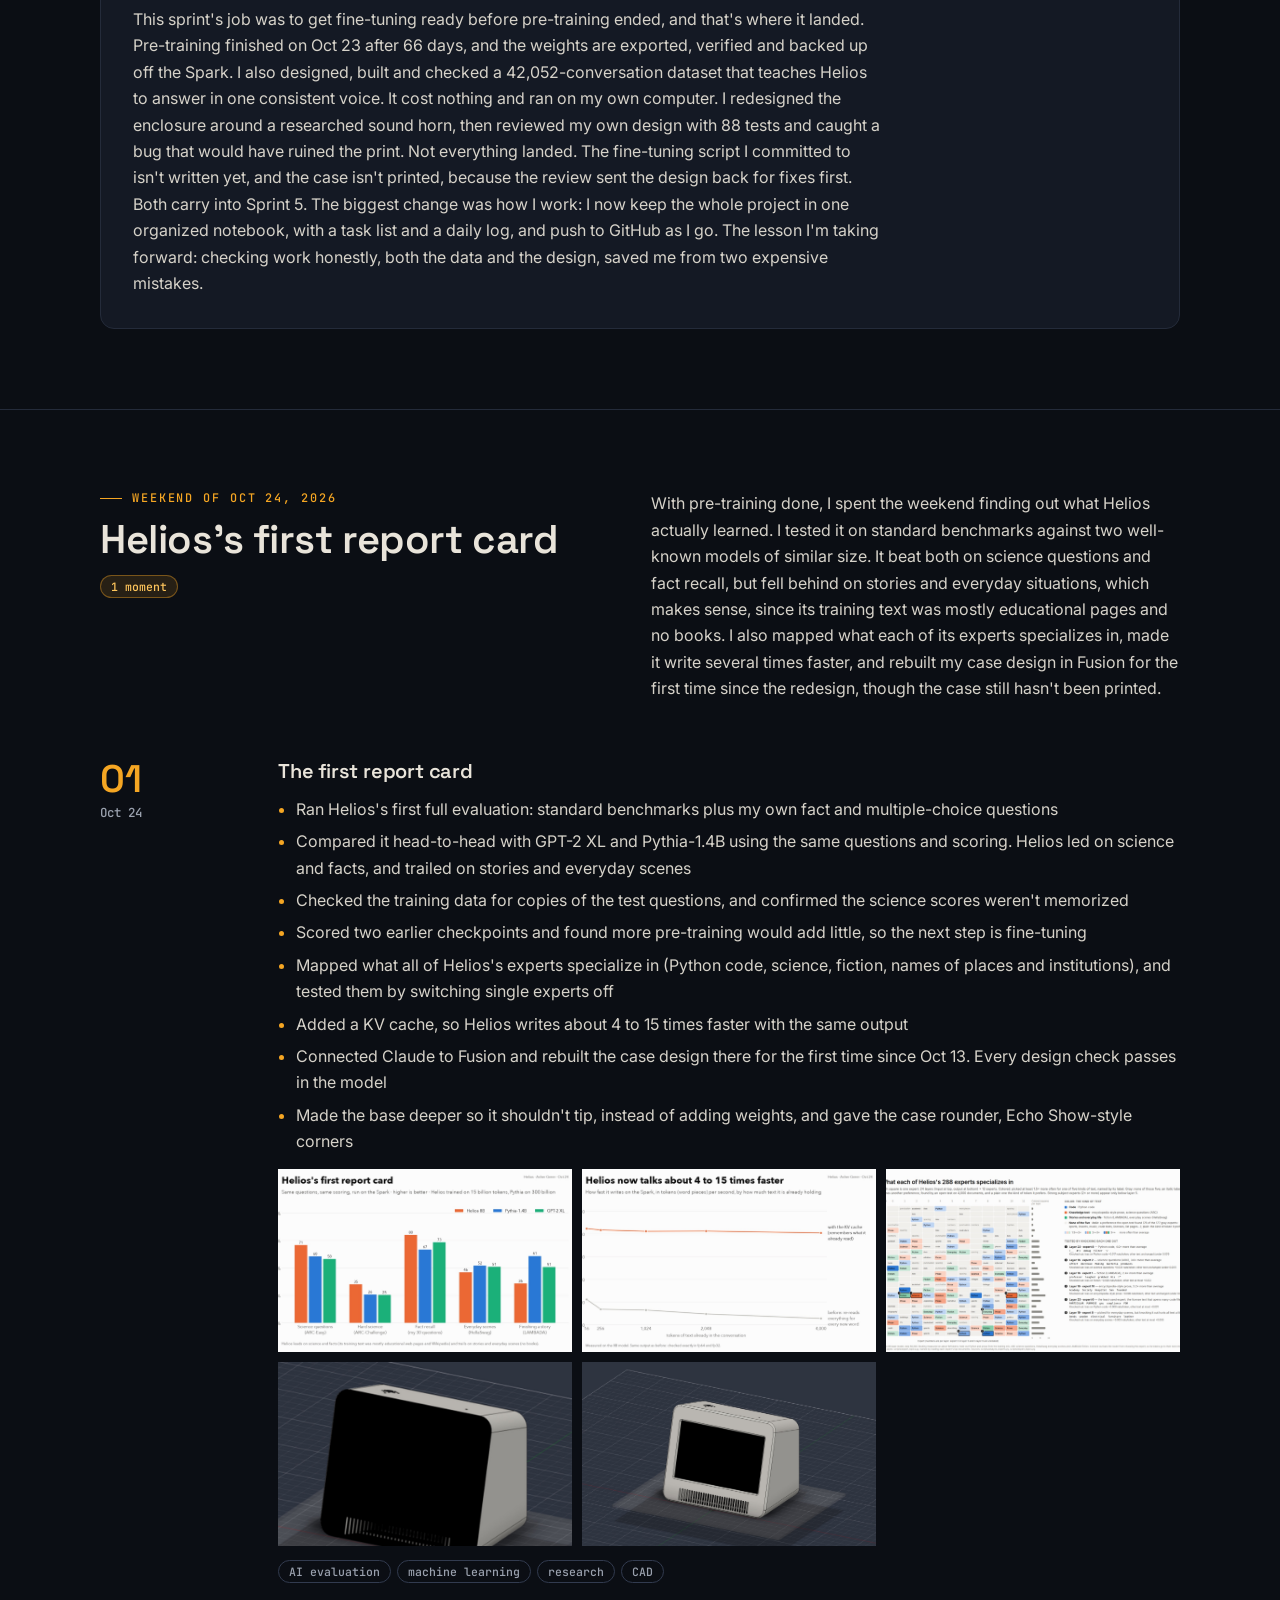
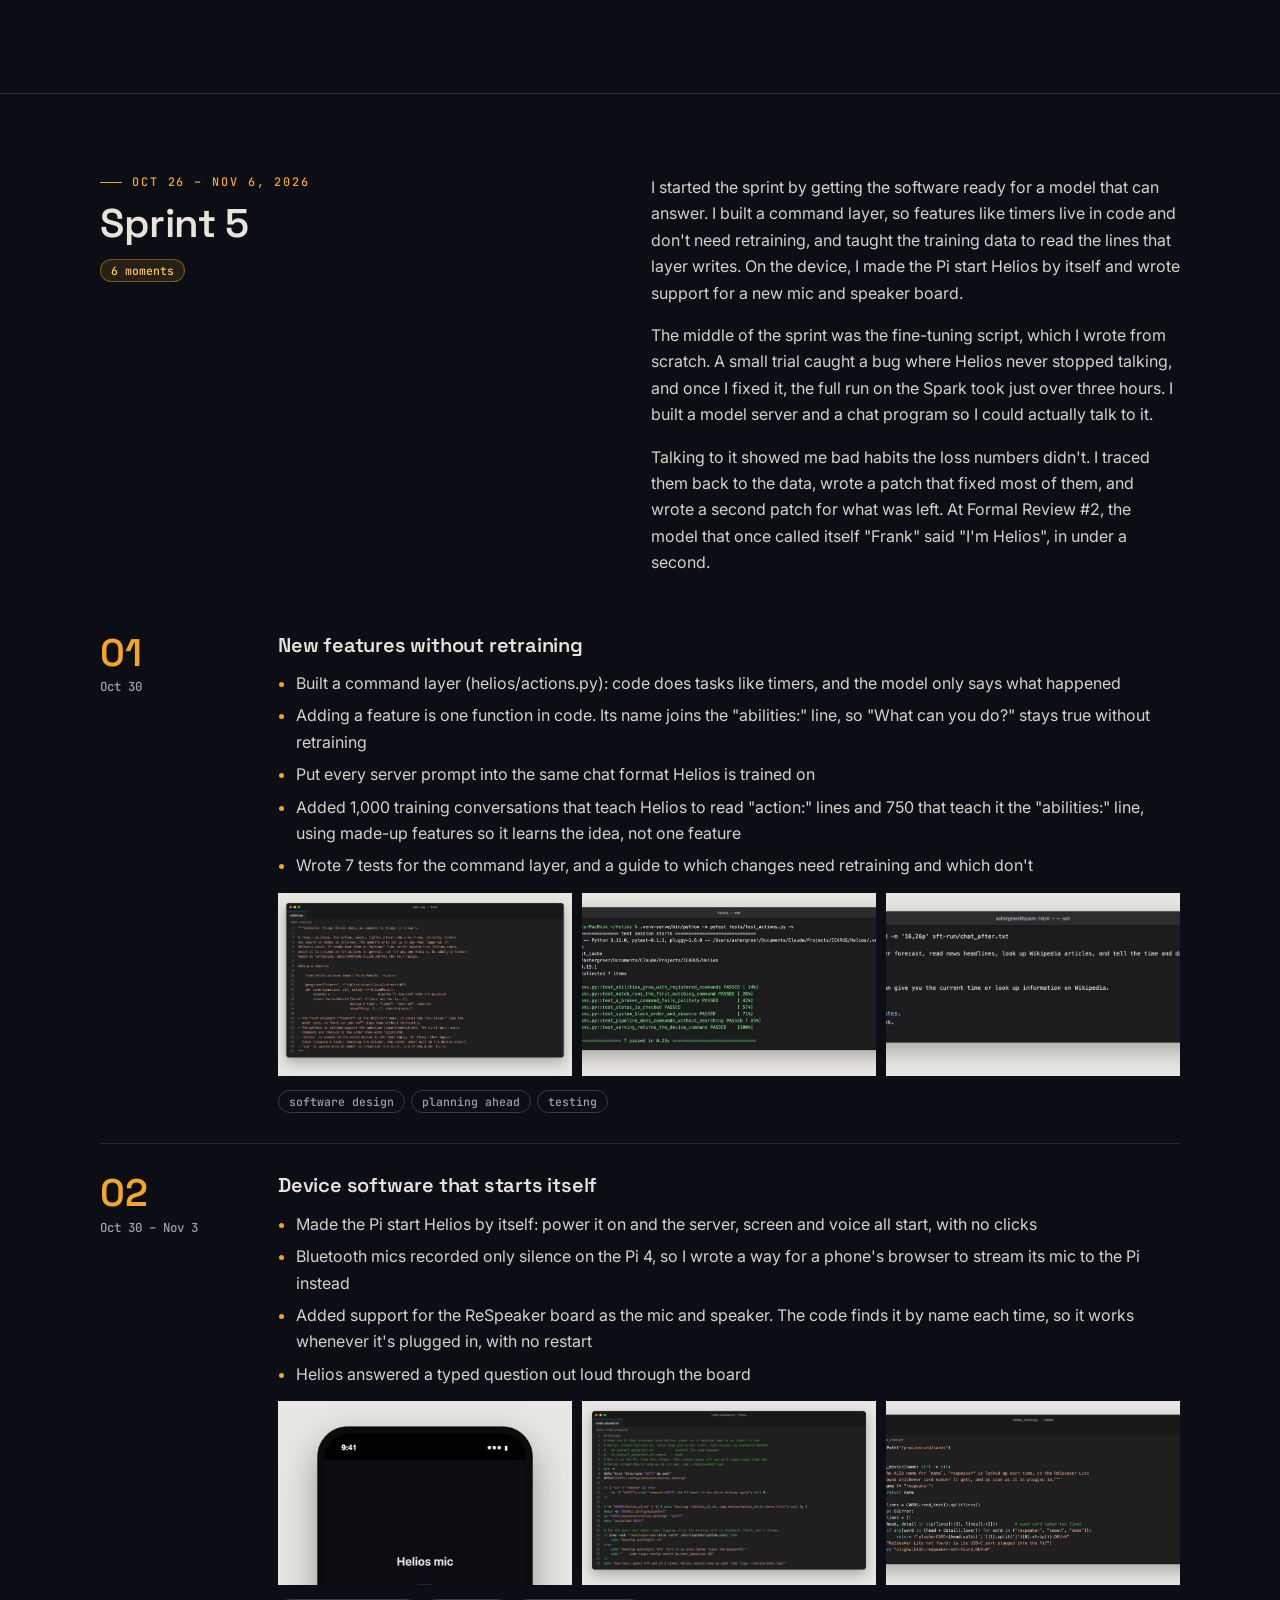
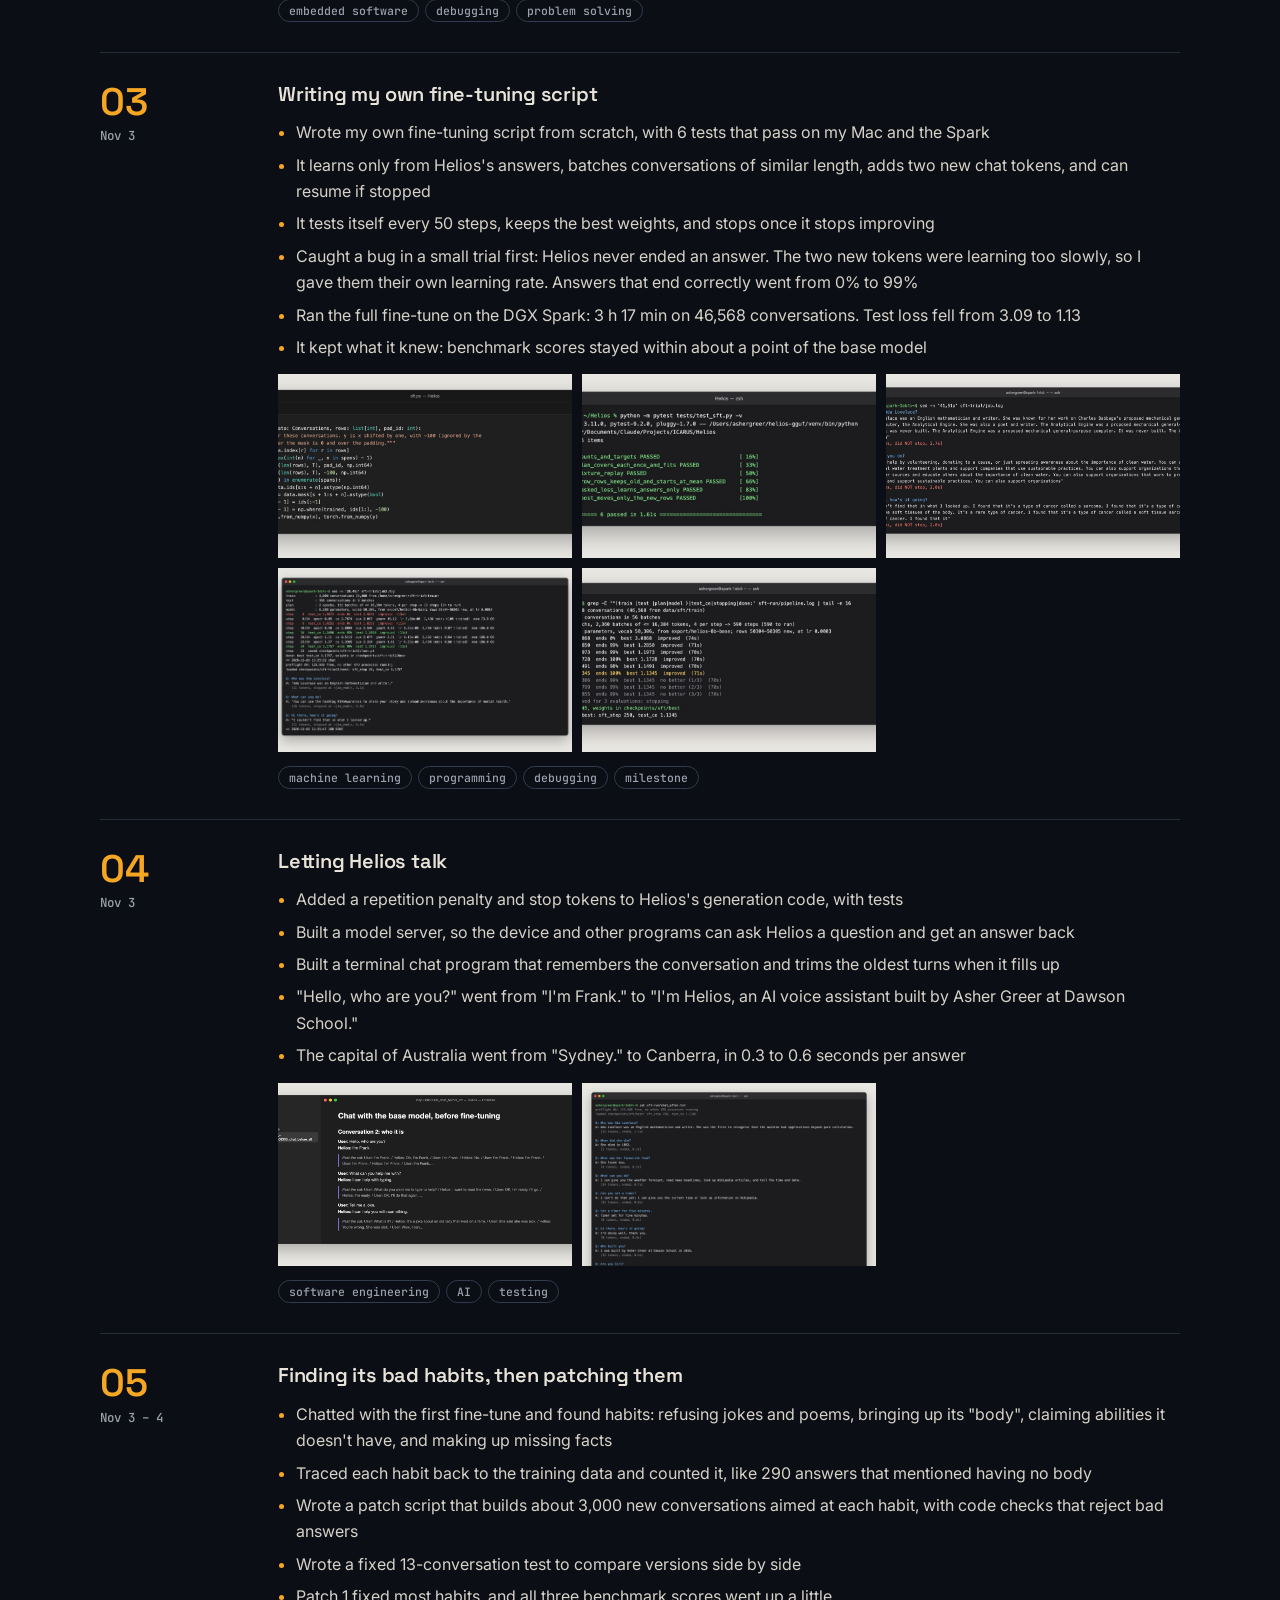
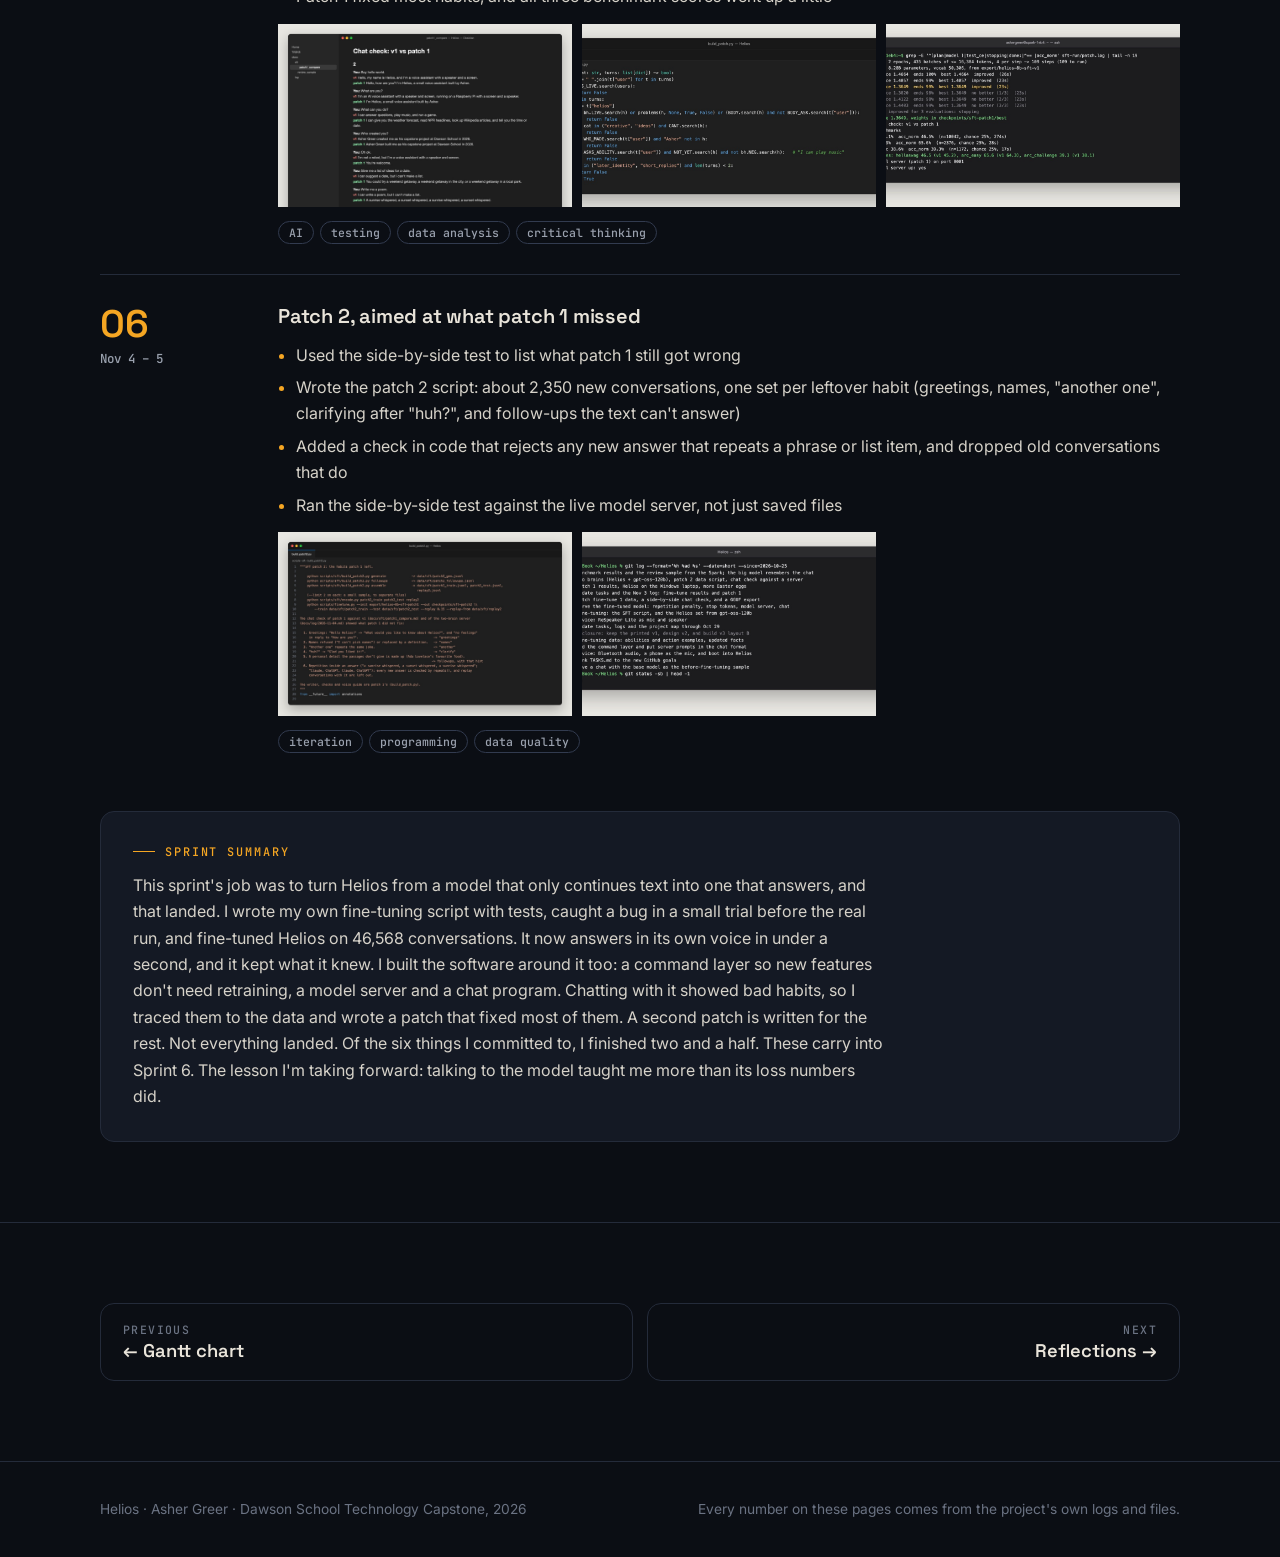
<file: journeys.html>
<!doctype html>
<html lang="en">
<head>
<meta charset="utf-8">
<meta name="viewport" content="width=device-width, initial-scale=1, viewport-fit=cover">
<title>Unrulr Journeys · Helios</title>
<meta name="description" content="Asher Greer's published Unrulr journeys for the Helios capstone, moment by moment.">
<link rel="preconnect" href="https://fonts.googleapis.com">
<link rel="preconnect" href="https://fonts.gstatic.com" crossorigin>
<link href="https://fonts.googleapis.com/css2?family=Inter:wght@400;500;600&family=Space+Grotesk:wght@500;600&family=JetBrains+Mono:wght@400;500&display=swap" rel="stylesheet">
<link rel="stylesheet" href="style.css">
<style>
  .jhead { display: grid; gap: 22px; grid-template-columns: minmax(0, 1fr) minmax(0, 1fr); align-items: start; }
  .story { display: grid; gap: 1em; color: #d6d2c9; max-width: 64ch; }
  .moments { display: grid; gap: 0; position: relative; }
  .moment { display: grid; grid-template-columns: 150px minmax(0, 1fr); gap: 28px; padding-block: 30px; border-top: 1px solid var(--line); }
  .moment:first-child { border-top: 0; }
  .when { display: grid; gap: 6px; align-content: start; position: sticky; top: 84px; }
  .when .n { font: 600 2.4rem/1 var(--head); color: var(--gold); }
  .when .d { font: 500 0.78rem var(--mono); color: var(--muted); }
  .mbody { display: grid; gap: 14px; min-width: 0; }
  .mbody ul { margin: 0; padding-left: 1.15em; display: grid; gap: 6px; color: #d6d2c9; }
  .mbody li::marker { color: var(--gold); }
  .shots { display: grid; gap: 10px; grid-template-columns: repeat(auto-fill, minmax(min(100%, 240px), 1fr)); }
  .shots.one { grid-template-columns: minmax(0, 640px); }
  .shots img { width: 100%; aspect-ratio: 16 / 10; object-fit: cover; object-position: top; }
  .shots.one img { aspect-ratio: auto; }
  .summary { background: var(--card); border: 1px solid var(--line); border-radius: var(--r); padding: clamp(20px, 3vw, 32px); display: grid; gap: 12px; }
  .summary p { color: #d6d2c9; max-width: 75ch; }
  .jnav { display: flex; flex-wrap: wrap; gap: 10px; }
  .jnav a { border: 1px solid var(--line); border-radius: 12px; padding: 12px 16px; display: grid; gap: 2px; color: var(--fg); min-width: 200px; }
  .jnav a span { font: 500 0.72rem var(--mono); color: var(--dim); }
  .jnav a:hover { border-color: var(--gold); text-decoration: none; }
  @media (max-width: 860px) {
    .jhead { grid-template-columns: 1fr; }
    .moment { grid-template-columns: 1fr; gap: 12px; }
    .when { position: static; grid-auto-flow: column; justify-content: start; align-items: baseline; gap: 14px; }
    .when .n { font-size: 1.6rem; }
  }
</style>
</head>
<body data-page="journeys">
<main>

<section class="pagehead">
  <div class="glow"></div>
  <div class="wrap">
    <div class="eyebrow">Published Unrulr journeys</div>
    <h1>The build, one moment at a time.</h1>
    <p class="lede">Each sprint I post a journey to Unrulr: the moments that mattered, with screenshots of the real code, logs and designs. These are the journeys I published, newest last.</p>
    <div class="jnav" id="jnav"></div>
  </div>
</section>

<div id="journeys"></div>

</main>
<script>
const J = [
  {
    id: 'sprint-4', title: 'Sprint 4', dates: 'Oct 12 – Oct 23, 2026', pre: 's4',
    story: [
      "I started the sprint on my case design's speaker. My acoustic model suggested that a dead-end pocket would cancel out the clear part of voices, so I redesigned it as a horn-shaped channel that widens toward the grille, which the model predicts should make speech noticeably louder. Before printing anything, I ran tests on the design. They flagged bolt posts that weren't attached to the case and a risk of the case tipping, so I changed the design to address both. The real test comes once it's printed.",
      "Next I built the data to teach Helios to talk: tens of thousands of conversations, rewritten in Helios's own voice by a free AI model on my Mac. Automatic checks threw out the ones with wrong or made-up answers, and a hand check of a random sample found most of the rest solid.",
      "At the end of the sprint, Helios finished pre-training after more than two months. I exported the model, confirmed it still writes coherent text, and backed it up to a separate drive."
    ],
    moments: [
      { t: 'A channel, not an echo chamber', d: 'Oct 13', img: ['1_horn_design', '1b_horn_sound_model'], tags: 'research, engineering design, acoustics, CAD', pts: [
        'Diagnosed the old speaker duct with an acoustic model: a dead-end pocket caused a 13.5 dB dip near 7 kHz, where speech gets its clarity',
        'Researched how horn loudspeakers work (flare shape, mouth size)',
        'Redesigned the chin as a short horn that widens the whole way, from 364 mm² at the throat to 1,430 mm² at the grille',
        'Used a 45° reflector and 45° walls, so it prints with no supports',
        'Made the grille 61% open with 1.2 mm deep slots',
        'Modelled result (not yet tested on a print): about 6 dB louder than the bare speaker across the speech range, with no deep dips',
        "Switched the back cover to brass heat-set inserts, sized from CNC Kitchen's specs"] },
      { t: 'Reviewing my own design like an engineer', d: 'Oct 13', img: ['2_design_review'], tags: 'testing, quality assurance, problem solving', pts: [
        'Wrote 88 tests, each with a pass mark set before running it, checked against the real files Fusion exported',
        "Caught a critical bug: the four bolt posts weren't attached to the case and had no insert holes. Fixed in the design before printing",
        'Fixed tipping in the model: from 1.47 N to 1.83 N of finger pressure, by moving the rear feet and adding 40 g of tungsten putty',
        'Redid the heat estimate with published Raspberry Pi data. Result: a heatsink is now required',
        "Found the speaker's 10 cm lead was too short for its route and added a 200 mm extension",
        'Wrote the full design review report'] },
      { t: 'Teaching Helios to talk, for free', d: 'Oct 16', img: ['3_dataset_mix'], tags: 'AI, data engineering, resourcefulness', pts: [
        "Chose the conversation format the big AI companies use (ChatML), so text from a web page can't fake a turn",
        'Built a dataset pipeline from four human-written datasets: SQuAD 2.0, CoQA, OpenAssistant and Dolly',
        "Had a free open-source model on my own Mac rewrite every answer into Helios's voice: warm, calm, one to three spoken sentences",
        'Produced 42,052 conversations in about two and a half days, unattended, at no cost',
        "Wrote Helios's voice guide and the facts sheet it uses to describe itself",
        "Designed it so new features like timers won't need retraining"] },
      { t: 'Checking the data, not just making it', d: 'Oct 19 – 20', img: ['4_quality_checks'], tags: 'data quality, critical thinking, AI ethics', pts: [
        "Ran automatic checks on all 44,209 conversations: the answer must contain the real fact, and refuse only when the answer truly isn't there",
        'Threw out the 2,157 that failed (5%)',
        'A hand check of 40 random conversations found 35 good',
        'Found the weak spot: general questions with no search behind them',
        'Caught and fixed two problems early: a third of the answers repeating one sentence, and the model inventing facts like "It is 8:15 PM"'] },
      { t: 'Pre-training reaches the finish line', d: 'Oct 23', img: ['5_pretraining_loss'], tags: 'machine learning, persistence, milestone', pts: [
        'Finished pre-training Helios: 58,366 steps and 15.3 billion tokens over 66 days, on one NVIDIA DGX Spark',
        'Validation loss fell from 2.64 to 1.39',
        'Exported the 8.28-billion-parameter weights to a 16.6 GB file, and verified it: all 1,034 tensors match, and it writes coherent text',
        'Backed up the weights and the final checkpoint to an external drive, with every file checked against its checksum',
        'Stopped the training service so it no longer restarts after a reboot'] },
    ],
    summary: "This sprint's job was to get fine-tuning ready before pre-training ended, and that's where it landed. Pre-training finished on Oct 23 after 66 days, and the weights are exported, verified and backed up off the Spark. I also designed, built and checked a 42,052-conversation dataset that teaches Helios to answer in one consistent voice. It cost nothing and ran on my own computer. I redesigned the enclosure around a researched sound horn, then reviewed my own design with 88 tests and caught a bug that would have ruined the print. Not everything landed. The fine-tuning script I committed to isn't written yet, and the case isn't printed, because the review sent the design back for fixes first. Both carry into Sprint 5. The biggest change was how I work: I now keep the whole project in one organized notebook, with a task list and a daily log, and push to GitHub as I go. The lesson I'm taking forward: checking work honestly, both the data and the design, saved me from two expensive mistakes."
  },
  {
    id: 'report-card', title: "Helios's first report card", dates: 'Weekend of Oct 24, 2026', pre: 'w',
    story: ["With pre-training done, I spent the weekend finding out what Helios actually learned. I tested it on standard benchmarks against two well-known models of similar size. It beat both on science questions and fact recall, but fell behind on stories and everyday situations, which makes sense, since its training text was mostly educational pages and no books. I also mapped what each of its experts specializes in, made it write several times faster, and rebuilt my case design in Fusion for the first time since the redesign, though the case still hasn't been printed."],
    moments: [
      { t: 'The first report card', d: 'Oct 24', img: ['report_card', 'speed', 'expert_map', 'case_design', 'case_render_Fusion'], tags: 'AI evaluation, machine learning, research, CAD', pts: [
        'Ran Helios\'s first full evaluation: standard benchmarks plus my own fact and multiple-choice questions',
        'Compared it head-to-head with GPT-2 XL and Pythia-1.4B using the same questions and scoring. Helios led on science and facts, and trailed on stories and everyday scenes',
        "Checked the training data for copies of the test questions, and confirmed the science scores weren't memorized",
        'Scored two earlier checkpoints and found more pre-training would add little, so the next step is fine-tuning',
        "Mapped what all of Helios's experts specialize in (Python code, science, fiction, names of places and institutions), and tested them by switching single experts off",
        'Added a KV cache, so Helios writes about 4 to 15 times faster with the same output',
        'Connected Claude to Fusion and rebuilt the case design there for the first time since Oct 13. Every design check passes in the model',
        "Made the base deeper so it shouldn't tip, instead of adding weights, and gave the case rounder, Echo Show-style corners"] },
    ]
  },
  {
    id: 'sprint-5', title: 'Sprint 5', dates: 'Oct 26 – Nov 6, 2026', pre: 's5',
    story: [
      "I started the sprint by getting the software ready for a model that can answer. I built a command layer, so features like timers live in code and don't need retraining, and taught the training data to read the lines that layer writes. On the device, I made the Pi start Helios by itself and wrote support for a new mic and speaker board.",
      "The middle of the sprint was the fine-tuning script, which I wrote from scratch. A small trial caught a bug where Helios never stopped talking, and once I fixed it, the full run on the Spark took just over three hours. I built a model server and a chat program so I could actually talk to it.",
      "Talking to it showed me bad habits the loss numbers didn't. I traced them back to the data, wrote a patch that fixed most of them, and wrote a second patch for what was left. At Formal Review #2, the model that once called itself \"Frank\" said \"I'm Helios\", in under a second."
    ],
    moments: [
      { t: 'New features without retraining', d: 'Oct 30', img: ['1a_actions_code', '1b_actions_tests', '1c_timer_answers'], tags: 'software design, planning ahead, testing', pts: [
        'Built a command layer (helios/actions.py): code does tasks like timers, and the model only says what happened',
        'Adding a feature is one function in code. Its name joins the "abilities:" line, so "What can you do?" stays true without retraining',
        'Put every server prompt into the same chat format Helios is trained on',
        'Added 1,000 training conversations that teach Helios to read "action:" lines and 750 that teach it the "abilities:" line, using made-up features so it learns the idea, not one feature',
        "Wrote 7 tests for the command layer, and a guide to which changes need retraining and which don't"] },
      { t: 'Device software that starts itself', d: 'Oct 30 – Nov 3', img: ['2a_phone_mic', '2b_autostart_code', '2c_respeaker_code'], tags: 'embedded software, debugging, problem solving', pts: [
        'Made the Pi start Helios by itself: power it on and the server, screen and voice all start, with no clicks',
        "Bluetooth mics recorded only silence on the Pi 4, so I wrote a way for a phone's browser to stream its mic to the Pi instead",
        "Added support for the ReSpeaker board as the mic and speaker. The code finds it by name each time, so it works whenever it's plugged in, with no restart",
        'Helios answered a typed question out loud through the board'] },
      { t: 'Writing my own fine-tuning script', d: 'Nov 3', img: ['3a_sft_masking_code', '3c_sft_tests', '3d_trial1_never_stops', '3e_trial2_fixed', '3f_full_run'], tags: 'machine learning, programming, debugging, milestone', pts: [
        'Wrote my own fine-tuning script from scratch, with 6 tests that pass on my Mac and the Spark',
        "It learns only from Helios's answers, batches conversations of similar length, adds two new chat tokens, and can resume if stopped",
        'It tests itself every 50 steps, keeps the best weights, and stops once it stops improving',
        'Caught a bug in a small trial first: Helios never ended an answer. The two new tokens were learning too slowly, so I gave them their own learning rate. Answers that end correctly went from 0% to 99%',
        'Ran the full fine-tune on the DGX Spark: 3 h 17 min on 46,568 conversations. Test loss fell from 3.09 to 1.13',
        'It kept what it knew: benchmark scores stayed within about a point of the base model'] },
      { t: 'Letting Helios talk', d: 'Nov 3', img: ['4a_before_frank', '4b_after_chat'], tags: 'software engineering, AI, testing', pts: [
        "Added a repetition penalty and stop tokens to Helios's generation code, with tests",
        'Built a model server, so the device and other programs can ask Helios a question and get an answer back',
        'Built a terminal chat program that remembers the conversation and trims the oldest turns when it fills up',
        '"Hello, who are you?" went from "I\'m Frank." to "I\'m Helios, an AI voice assistant built by Asher Greer at Dawson School."',
        'The capital of Australia went from "Sydney." to Canberra, in 0.3 to 0.6 seconds per answer'] },
      { t: 'Finding its bad habits, then patching them', d: 'Nov 3 – 4', img: ['5a_chat_check', '5b_patch_checks_code', '5c_patch_run'], tags: 'AI, testing, data analysis, critical thinking', pts: [
        'Chatted with the first fine-tune and found habits: refusing jokes and poems, bringing up its "body", claiming abilities it doesn\'t have, and making up missing facts',
        'Traced each habit back to the training data and counted it, like 290 answers that mentioned having no body',
        'Wrote a patch script that builds about 3,000 new conversations aimed at each habit, with code checks that reject bad answers',
        'Wrote a fixed 13-conversation test to compare versions side by side',
        'Patch 1 fixed most habits, and all three benchmark scores went up a little'] },
      { t: 'Patch 2, aimed at what patch 1 missed', d: 'Nov 4 – 5', img: ['6a_patch2_code', '6b_git_log'], tags: 'iteration, programming, data quality', pts: [
        'Used the side-by-side test to list what patch 1 still got wrong',
        'Wrote the patch 2 script: about 2,350 new conversations, one set per leftover habit (greetings, names, "another one", clarifying after "huh?", and follow-ups the text can\'t answer)',
        'Added a check in code that rejects any new answer that repeats a phrase or list item, and dropped old conversations that do',
        'Ran the side-by-side test against the live model server, not just saved files'] },
    ],
    summary: "This sprint's job was to turn Helios from a model that only continues text into one that answers, and that landed. I wrote my own fine-tuning script with tests, caught a bug in a small trial before the real run, and fine-tuned Helios on 46,568 conversations. It now answers in its own voice in under a second, and it kept what it knew. I built the software around it too: a command layer so new features don't need retraining, a model server and a chat program. Chatting with it showed bad habits, so I traced them to the data and wrote a patch that fixed most of them. A second patch is written for the rest. Not everything landed. Of the six things I committed to, I finished two and a half. These carry into Sprint 6. The lesson I'm taking forward: talking to the model taught me more than its loss numbers did."
  },
];

const esc = s => s.replace(/[&<>"]/g, c => ({ '&': '&amp;', '<': '&lt;', '>': '&gt;', '"': '&quot;' }[c]));
document.getElementById('jnav').innerHTML = J.map(j => `<a href="#${j.id}"><span>${j.dates}</span><b>${esc(j.title)}</b></a>`).join('');
document.getElementById('journeys').innerHTML = J.map(j => `
<section class="block" id="${j.id}">
  <div class="wrap">
    <div class="jhead">
      <div class="sechead"><div class="eyebrow">${j.dates}</div><h2>${esc(j.title)}</h2>
        <div class="chips"><span class="chip gold">${j.moments.length} moment${j.moments.length > 1 ? 's' : ''}</span></div></div>
      <div class="story">${j.story.map(p => `<p>${esc(p)}</p>`).join('')}</div>
    </div>
    <div class="moments">${j.moments.map((m, i) => `
      <article class="moment">
        <div class="when"><span class="n">${String(i + 1).padStart(2, '0')}</span><span class="d">${m.d}</span></div>
        <div class="mbody">
          <h3>${esc(m.t)}</h3>
          <ul>${m.pts.map(p => `<li>${esc(p)}</li>`).join('')}</ul>
          <div class="shots${m.img.length === 1 ? ' one' : ''}">${m.img.map(f => `<img class="zoom" loading="lazy" src="img/j/${j.pre}_${f}.jpg" alt="${esc(m.t)}">`).join('')}</div>
          <div class="chips">${m.tags.split(', ').map(t => `<span class="chip">${esc(t)}</span>`).join('')}</div>
        </div>
      </article>`).join('')}
    </div>
    ${j.summary ? `<div class="summary"><span class="eyebrow">Sprint summary</span><p>${esc(j.summary)}</p></div>` : ''}
  </div>
</section>`).join('');
</script>
<script src="site.js"></script>
</body>
</html>
</file>
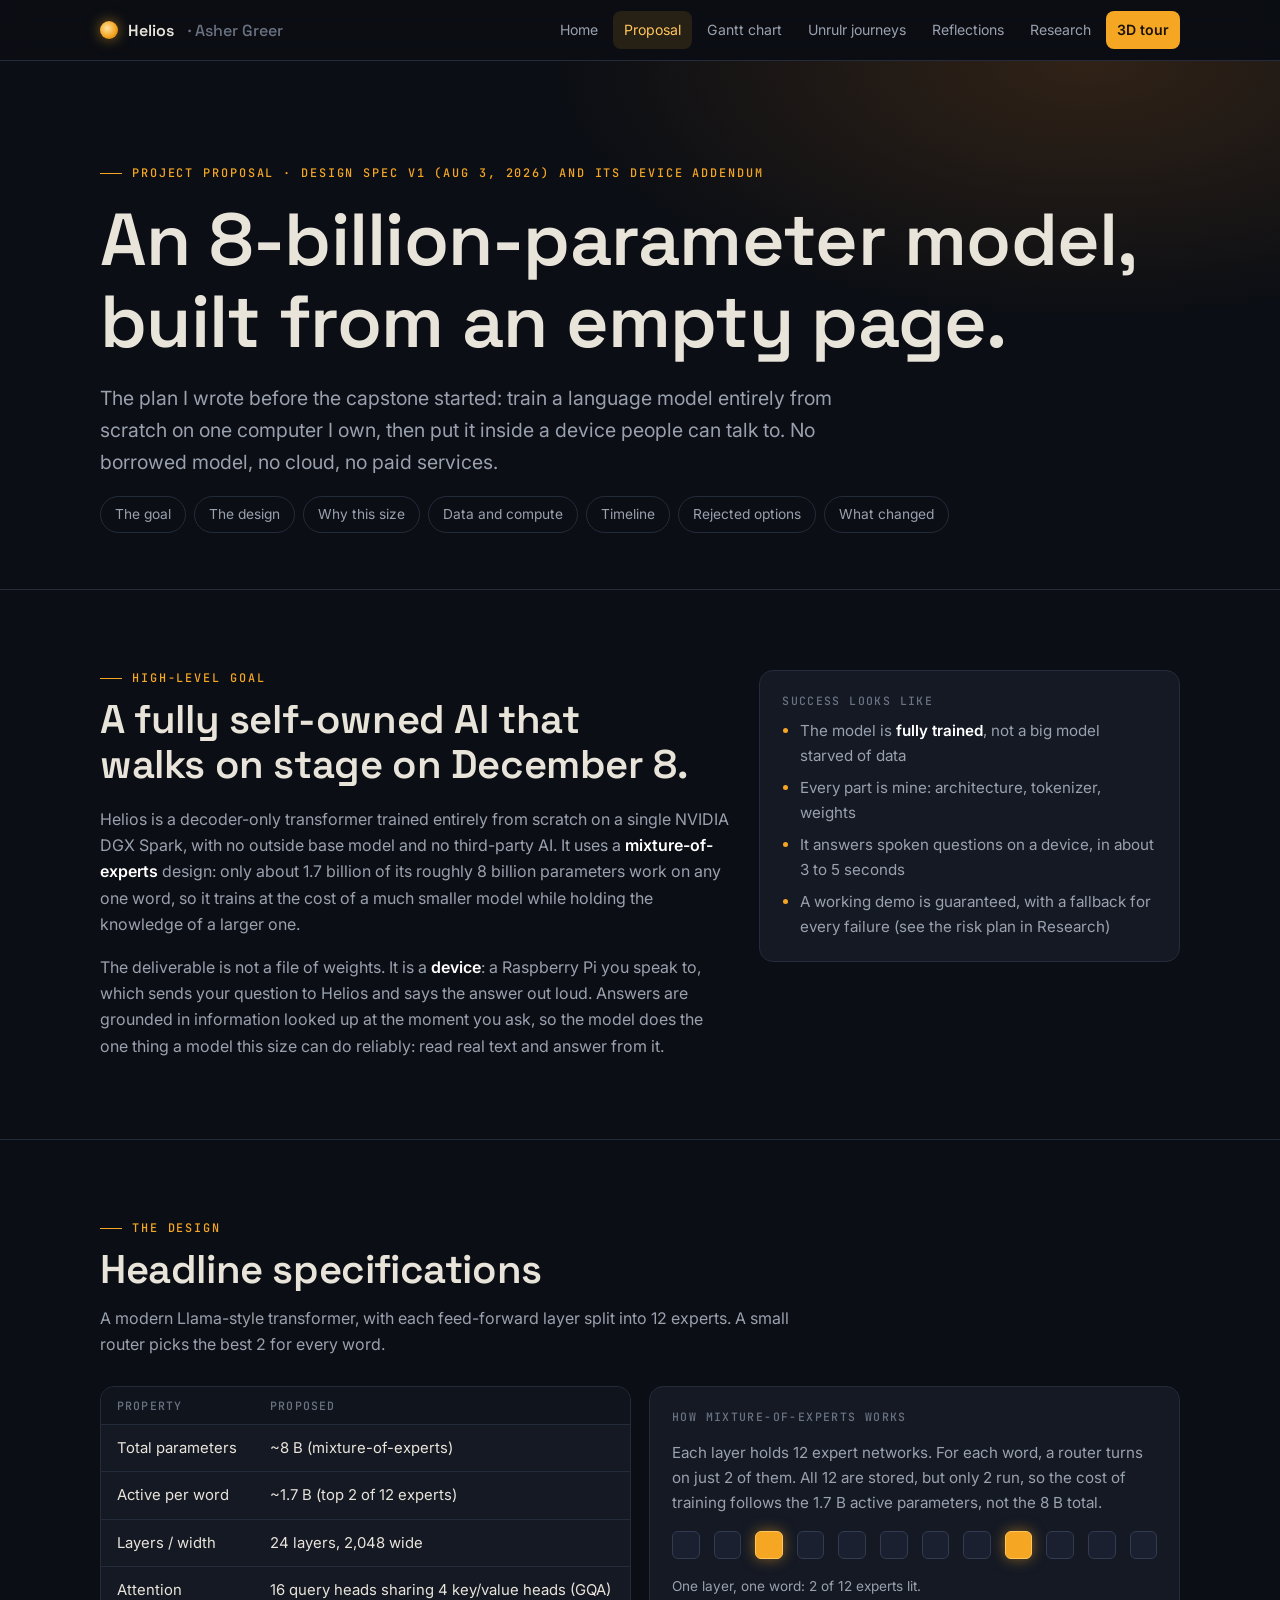
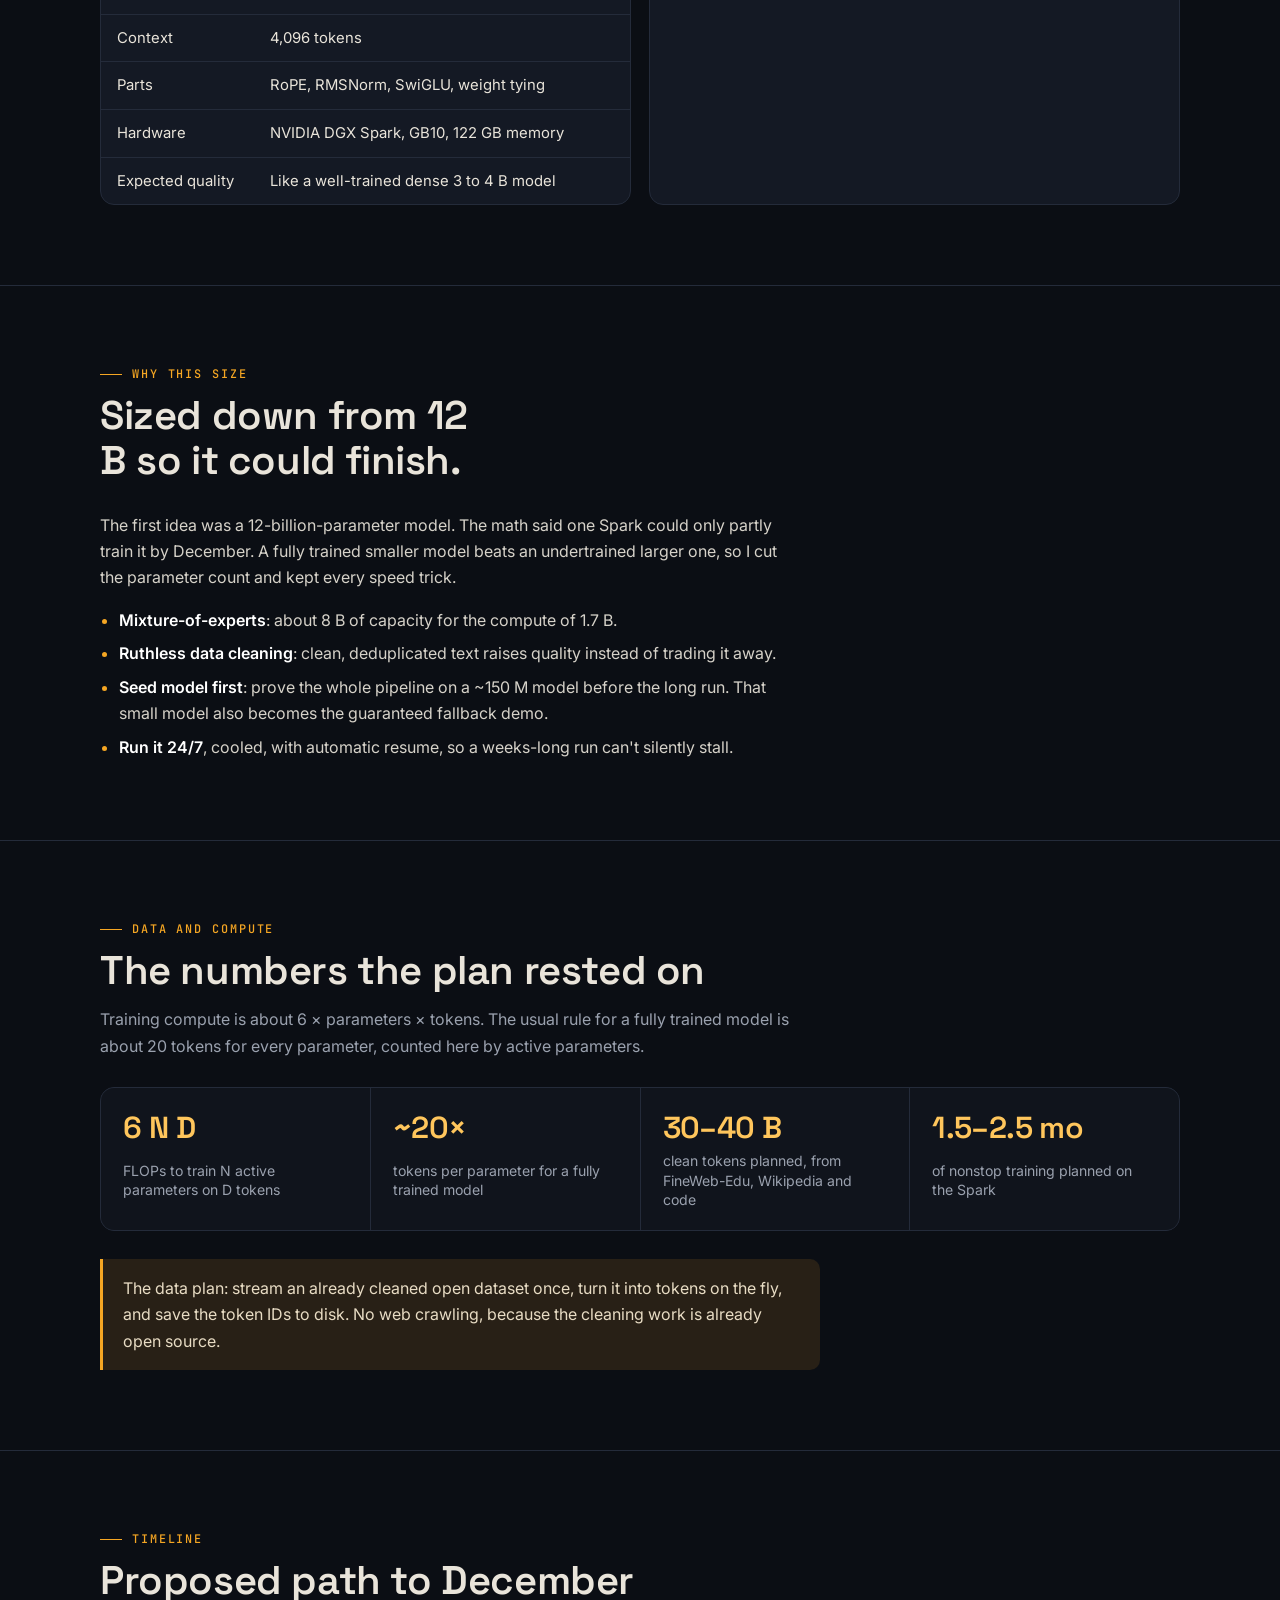
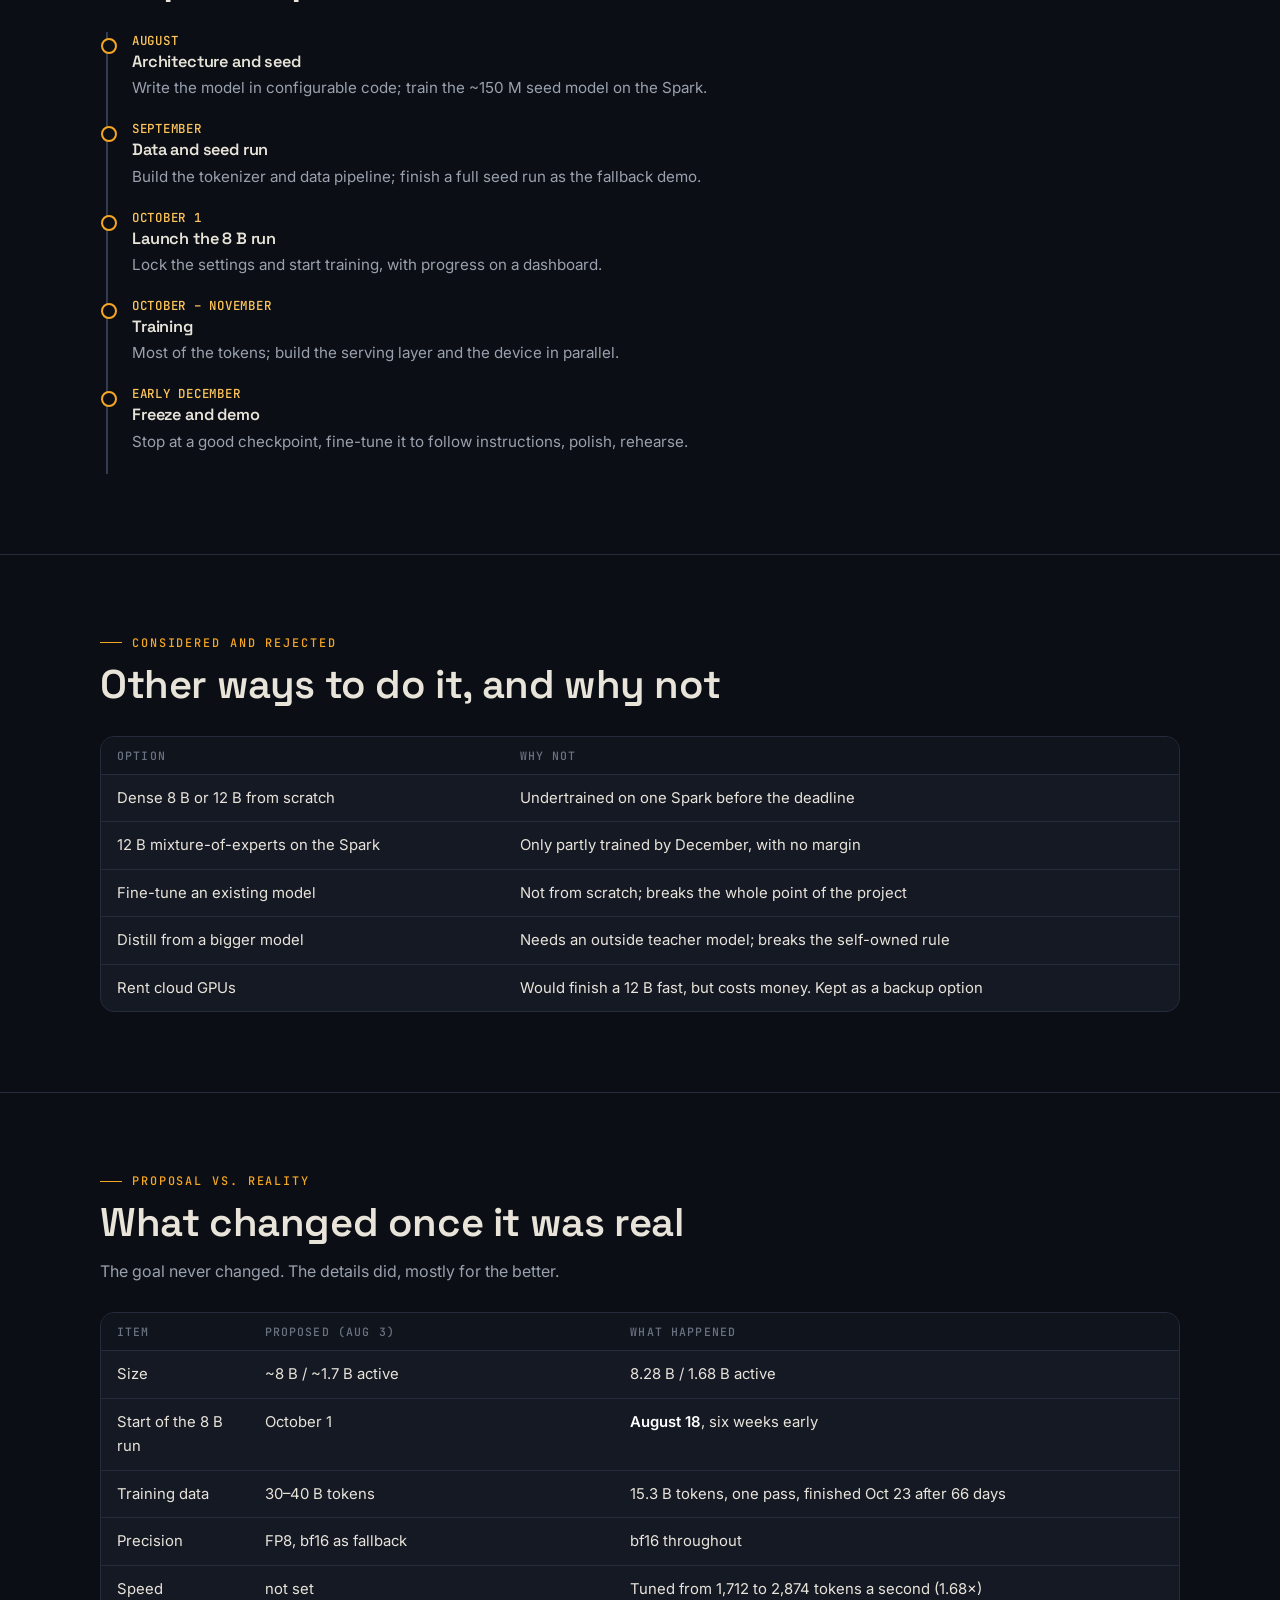
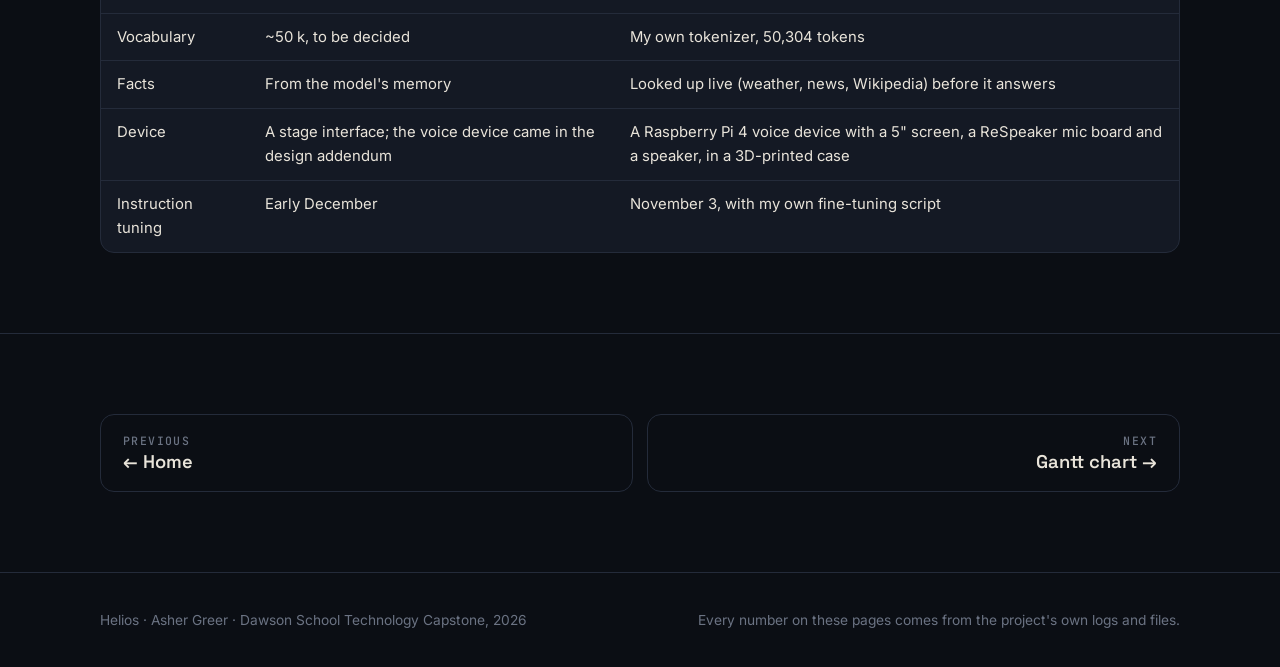
<file: proposal.html>
<!doctype html>
<html lang="en">
<head>
<meta charset="utf-8">
<meta name="viewport" content="width=device-width, initial-scale=1, viewport-fit=cover">
<title>Proposal · Helios</title>
<meta name="description" content="The Helios project proposal: an 8B mixture-of-experts language model trained from scratch on one DGX Spark, and the voice device it drives.">
<link rel="preconnect" href="https://fonts.googleapis.com">
<link rel="preconnect" href="https://fonts.gstatic.com" crossorigin>
<link href="https://fonts.googleapis.com/css2?family=Inter:wght@400;500;600&family=Space+Grotesk:wght@500;600&family=JetBrains+Mono:wght@400;500&display=swap" rel="stylesheet">
<link rel="stylesheet" href="style.css">
<style>
  .goal { display: grid; gap: 20px; grid-template-columns: minmax(0, 1.2fr) minmax(0, 0.8fr); align-items: start; }
  .tl { display: grid; gap: 0; border-left: 2px solid var(--line2); margin-left: 6px; }
  .tl div { position: relative; padding: 0 0 20px 24px; display: grid; gap: 4px; }
  .tl div::before { content: ""; position: absolute; left: -7px; top: 6px; width: 12px; height: 12px; border-radius: 50%; background: var(--bg); border: 2px solid var(--gold); }
  .tl b { font: 500 0.78rem var(--mono); color: var(--gold2); letter-spacing: 0.06em; }
  .tl p { color: var(--muted); font-size: 0.95rem; }
  .moe { display: grid; gap: 14px; grid-template-columns: repeat(12, 1fr); }
  .moe i { aspect-ratio: 1; border-radius: 6px; background: var(--card2); border: 1px solid var(--line2); }
  .moe i.on { background: var(--gold); border-color: var(--gold2); box-shadow: 0 0 14px rgba(245, 166, 35, 0.5); }
  @media (max-width: 860px) { .goal { grid-template-columns: 1fr; } .moe { gap: 6px; } }
</style>
</head>
<body data-page="proposal">
<main>

<section class="pagehead">
  <div class="glow"></div>
  <div class="wrap">
    <div class="eyebrow">Project proposal · Design spec v1 (Aug 3, 2026) and its device addendum</div>
    <h1>An 8-billion-parameter model, built from an empty page.</h1>
    <p class="lede">The plan I wrote before the capstone started: train a language model entirely from scratch on one computer I own, then put it inside a device people can talk to. No borrowed model, no cloud, no paid services.</p>
    <nav class="toc" aria-label="On this page">
      <a href="#goal">The goal</a><a href="#design">The design</a><a href="#why">Why this size</a>
      <a href="#data">Data and compute</a><a href="#plan">Timeline</a><a href="#rejected">Rejected options</a><a href="#changed">What changed</a>
    </nav>
  </div>
</section>

<section class="block" id="goal">
  <div class="wrap goal">
    <div class="sechead">
      <div class="eyebrow">High-level goal</div>
      <h2>A fully self-owned AI that walks on stage on December 8.</h2>
      <div class="prose" style="margin-top:6px">
        <p>Helios is a decoder-only transformer trained entirely from scratch on a single NVIDIA DGX Spark, with no outside base model and no third-party AI. It uses a <strong>mixture-of-experts</strong> design: only about 1.7 billion of its roughly 8 billion parameters work on any one word, so it trains at the cost of a much smaller model while holding the knowledge of a larger one.</p>
        <p>The deliverable is not a file of weights. It is a <strong>device</strong>: a Raspberry Pi you speak to, which sends your question to Helios and says the answer out loud. Answers are grounded in information looked up at the moment you ask, so the model does the one thing a model this size can do reliably: read real text and answer from it.</p>
      </div>
    </div>
    <div class="card">
      <span class="k">Success looks like</span>
      <ul class="list" style="color:var(--muted);font-size:0.95rem">
        <li>The model is <strong>fully trained</strong>, not a big model starved of data</li>
        <li>Every part is mine: architecture, tokenizer, weights</li>
        <li>It answers spoken questions on a device, in about 3 to 5 seconds</li>
        <li>A working demo is guaranteed, with a fallback for every failure (see the risk plan in Research)</li>
      </ul>
    </div>
  </div>
</section>

<section class="block" id="design">
  <div class="wrap">
    <div class="sechead">
      <div class="eyebrow">The design</div>
      <h2>Headline specifications</h2>
      <p>A modern Llama-style transformer, with each feed-forward layer split into 12 experts. A small router picks the best 2 for every word.</p>
    </div>
    <div class="grid two">
      <div class="tablewrap"><table>
        <tr><th>Property</th><th>Proposed</th></tr>
        <tr><td>Total parameters</td><td>~8 B (mixture-of-experts)</td></tr>
        <tr><td>Active per word</td><td>~1.7 B (top 2 of 12 experts)</td></tr>
        <tr><td>Layers / width</td><td>24 layers, 2,048 wide</td></tr>
        <tr><td>Attention</td><td>16 query heads sharing 4 key/value heads (GQA)</td></tr>
        <tr><td>Context</td><td>4,096 tokens</td></tr>
        <tr><td>Parts</td><td>RoPE, RMSNorm, SwiGLU, weight tying</td></tr>
        <tr><td>Hardware</td><td>NVIDIA DGX Spark, GB10, 122 GB memory</td></tr>
        <tr><td>Expected quality</td><td>Like a well-trained dense 3 to 4 B model</td></tr>
      </table></div>
      <div class="card" style="gap:16px">
        <span class="k">How mixture-of-experts works</span>
        <p>Each layer holds 12 expert networks. For each word, a router turns on just 2 of them. All 12 are stored, but only 2 run, so the cost of training follows the 1.7 B active parameters, not the 8 B total.</p>
        <div class="moe" aria-hidden="true"><i></i><i></i><i class="on"></i><i></i><i></i><i></i><i></i><i></i><i class="on"></i><i></i><i></i><i></i></div>
        <p style="font-size:0.85rem">One layer, one word: 2 of 12 experts lit.</p>
      </div>
    </div>
  </div>
</section>

<section class="block" id="why">
  <div class="wrap">
    <div class="sechead">
      <div class="eyebrow">Why this size</div>
      <h2>Sized down from 12 B so it could finish.</h2>
    </div>
    <div class="prose">
      <p>The first idea was a 12-billion-parameter model. The math said one Spark could only partly train it by December. A fully trained smaller model beats an undertrained larger one, so I cut the parameter count and kept every speed trick.</p>
      <ul>
        <li><strong>Mixture-of-experts</strong>: about 8 B of capacity for the compute of 1.7 B.</li>
        <li><strong>Ruthless data cleaning</strong>: clean, deduplicated text raises quality instead of trading it away.</li>
        <li><strong>Seed model first</strong>: prove the whole pipeline on a ~150 M model before the long run. That small model also becomes the guaranteed fallback demo.</li>
        <li><strong>Run it 24/7</strong>, cooled, with automatic resume, so a weeks-long run can't silently stall.</li>
      </ul>
    </div>
  </div>
</section>

<section class="block" id="data">
  <div class="wrap">
    <div class="sechead">
      <div class="eyebrow">Data and compute</div>
      <h2>The numbers the plan rested on</h2>
      <p>Training compute is about 6 × parameters × tokens. The usual rule for a fully trained model is about 20 tokens for every parameter, counted here by active parameters.</p>
    </div>
    <div class="stats">
      <div class="stat"><b>6 N D</b><span>FLOPs to train N active parameters on D tokens</span></div>
      <div class="stat"><b>~20×</b><span>tokens per parameter for a fully trained model</span></div>
      <div class="stat"><b>30–40 B</b><span>clean tokens planned, from FineWeb-Edu, Wikipedia and code</span></div>
      <div class="stat"><b>1.5–2.5 mo</b><span>of nonstop training planned on the Spark</span></div>
    </div>
    <div class="callout">The data plan: stream an already cleaned open dataset once, turn it into tokens on the fly, and save the token IDs to disk. No web crawling, because the cleaning work is already open source.</div>
  </div>
</section>

<section class="block" id="plan">
  <div class="wrap">
    <div class="sechead">
      <div class="eyebrow">Timeline</div>
      <h2>Proposed path to December</h2>
    </div>
    <div class="tl">
      <div><b>AUGUST</b><h4>Architecture and seed</h4><p>Write the model in configurable code; train the ~150 M seed model on the Spark.</p></div>
      <div><b>SEPTEMBER</b><h4>Data and seed run</h4><p>Build the tokenizer and data pipeline; finish a full seed run as the fallback demo.</p></div>
      <div><b>OCTOBER 1</b><h4>Launch the 8 B run</h4><p>Lock the settings and start training, with progress on a dashboard.</p></div>
      <div><b>OCTOBER – NOVEMBER</b><h4>Training</h4><p>Most of the tokens; build the serving layer and the device in parallel.</p></div>
      <div><b>EARLY DECEMBER</b><h4>Freeze and demo</h4><p>Stop at a good checkpoint, fine-tune it to follow instructions, polish, rehearse.</p></div>
    </div>
  </div>
</section>

<section class="block" id="rejected">
  <div class="wrap">
    <div class="sechead">
      <div class="eyebrow">Considered and rejected</div>
      <h2>Other ways to do it, and why not</h2>
    </div>
    <div class="tablewrap"><table>
      <tr><th>Option</th><th>Why not</th></tr>
      <tr><td>Dense 8 B or 12 B from scratch</td><td>Undertrained on one Spark before the deadline</td></tr>
      <tr><td>12 B mixture-of-experts on the Spark</td><td>Only partly trained by December, with no margin</td></tr>
      <tr><td>Fine-tune an existing model</td><td>Not from scratch; breaks the whole point of the project</td></tr>
      <tr><td>Distill from a bigger model</td><td>Needs an outside teacher model; breaks the self-owned rule</td></tr>
      <tr><td>Rent cloud GPUs</td><td>Would finish a 12 B fast, but costs money. Kept as a backup option</td></tr>
    </table></div>
  </div>
</section>

<section class="block" id="changed">
  <div class="wrap">
    <div class="sechead">
      <div class="eyebrow">Proposal vs. reality</div>
      <h2>What changed once it was real</h2>
      <p>The goal never changed. The details did, mostly for the better.</p>
    </div>
    <div class="tablewrap"><table>
      <tr><th>Item</th><th>Proposed (Aug 3)</th><th>What happened</th></tr>
      <tr><td>Size</td><td>~8 B / ~1.7 B active</td><td>8.28 B / 1.68 B active</td></tr>
      <tr><td>Start of the 8 B run</td><td>October 1</td><td><strong>August 18</strong>, six weeks early</td></tr>
      <tr><td>Training data</td><td>30–40 B tokens</td><td>15.3 B tokens, one pass, finished Oct 23 after 66 days</td></tr>
      <tr><td>Precision</td><td>FP8, bf16 as fallback</td><td>bf16 throughout</td></tr>
      <tr><td>Speed</td><td>not set</td><td>Tuned from 1,712 to 2,874 tokens a second (1.68×)</td></tr>
      <tr><td>Vocabulary</td><td>~50 k, to be decided</td><td>My own tokenizer, 50,304 tokens</td></tr>
      <tr><td>Facts</td><td>From the model's memory</td><td>Looked up live (weather, news, Wikipedia) before it answers</td></tr>
      <tr><td>Device</td><td>A stage interface; the voice device came in the design addendum</td><td>A Raspberry Pi 4 voice device with a 5" screen, a ReSpeaker mic board and a speaker, in a 3D-printed case</td></tr>
      <tr><td>Instruction tuning</td><td>Early December</td><td>November 3, with my own fine-tuning script</td></tr>
    </table></div>
  </div>
</section>

</main>
<script src="site.js"></script>
</body>
</html>
</file>
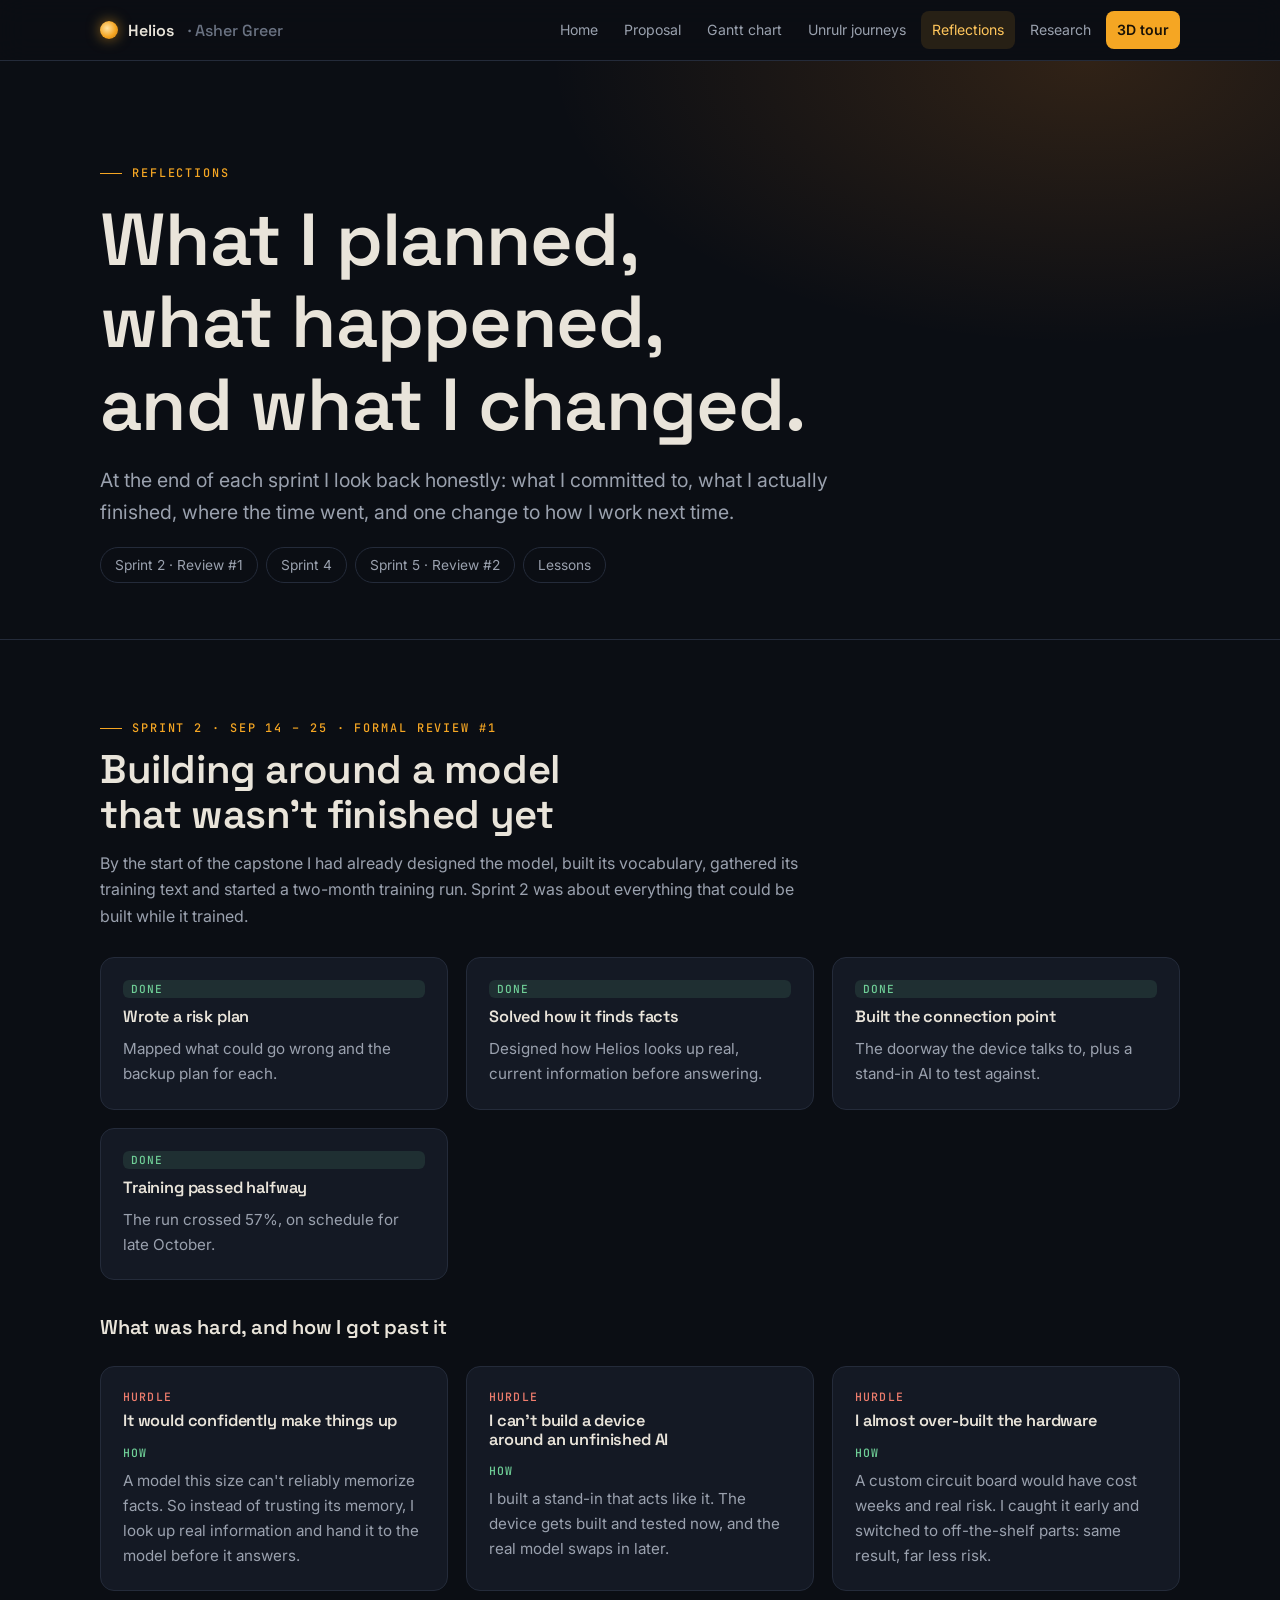
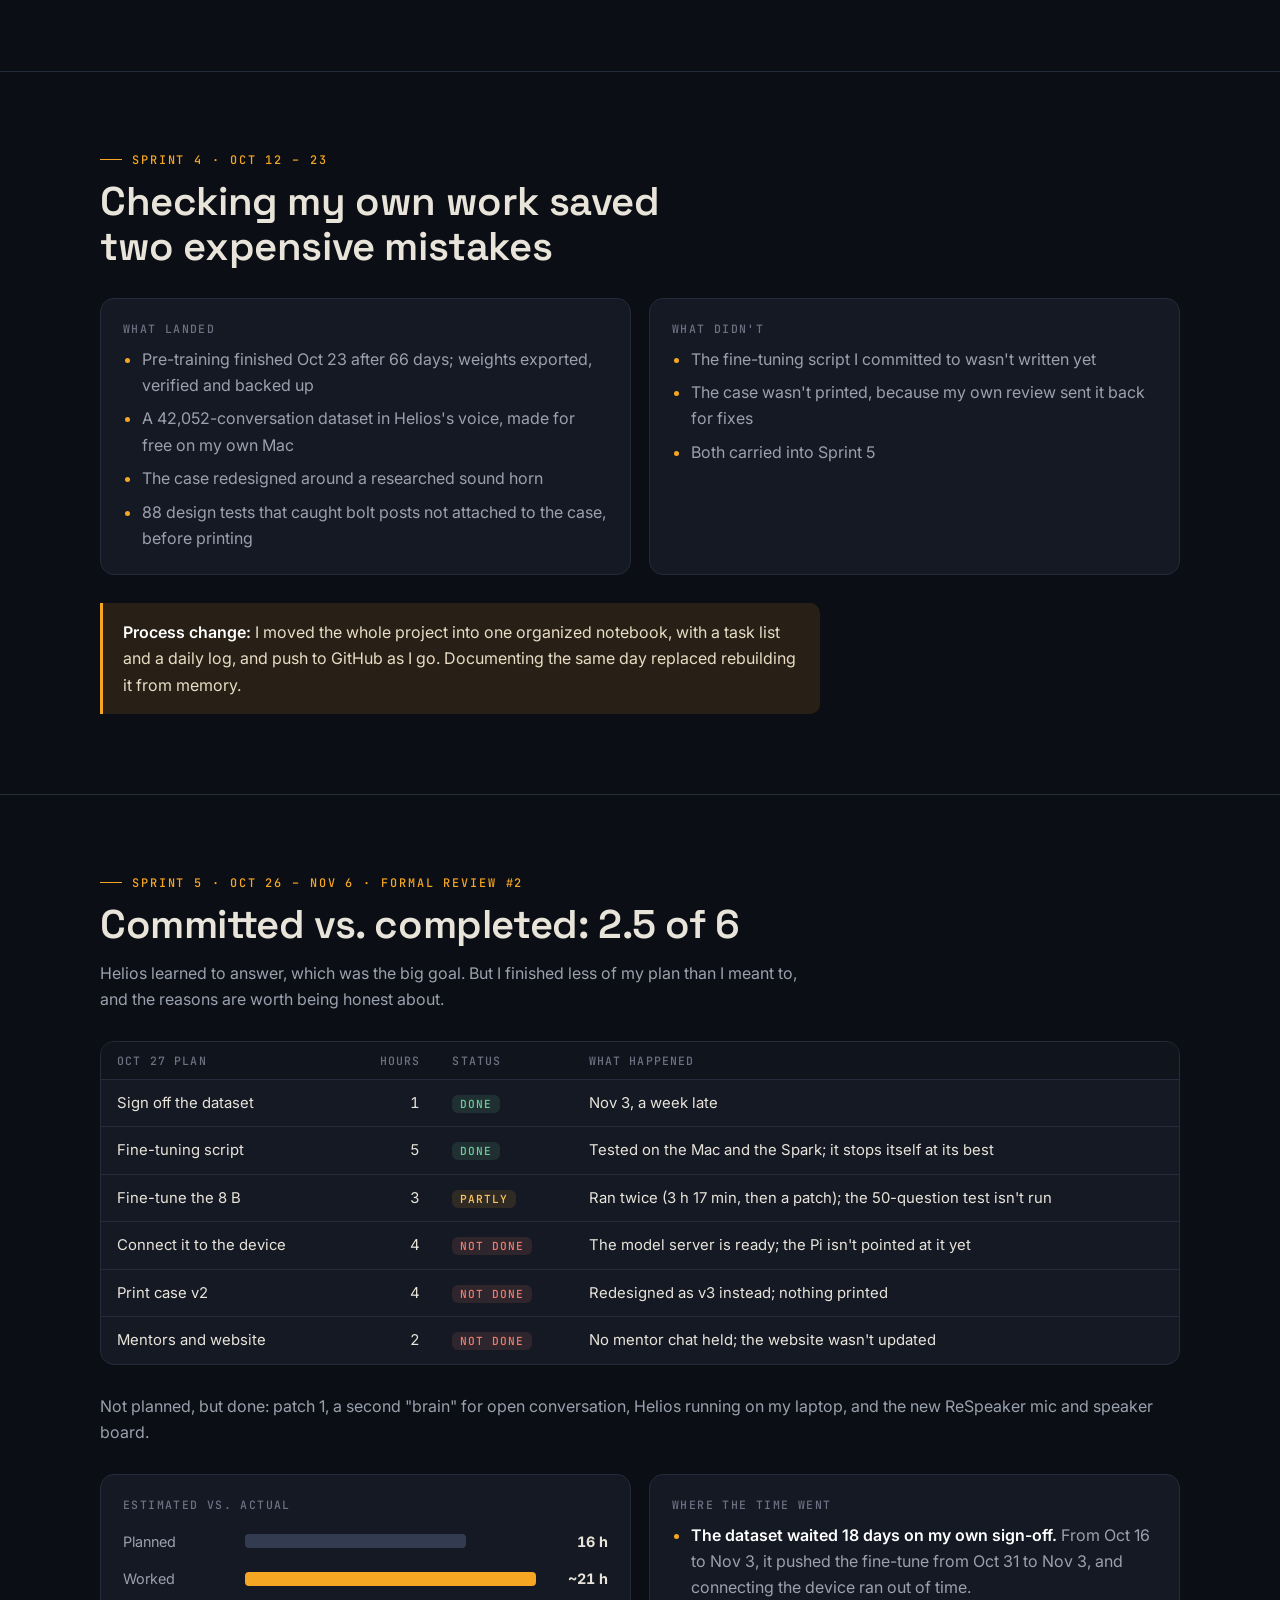
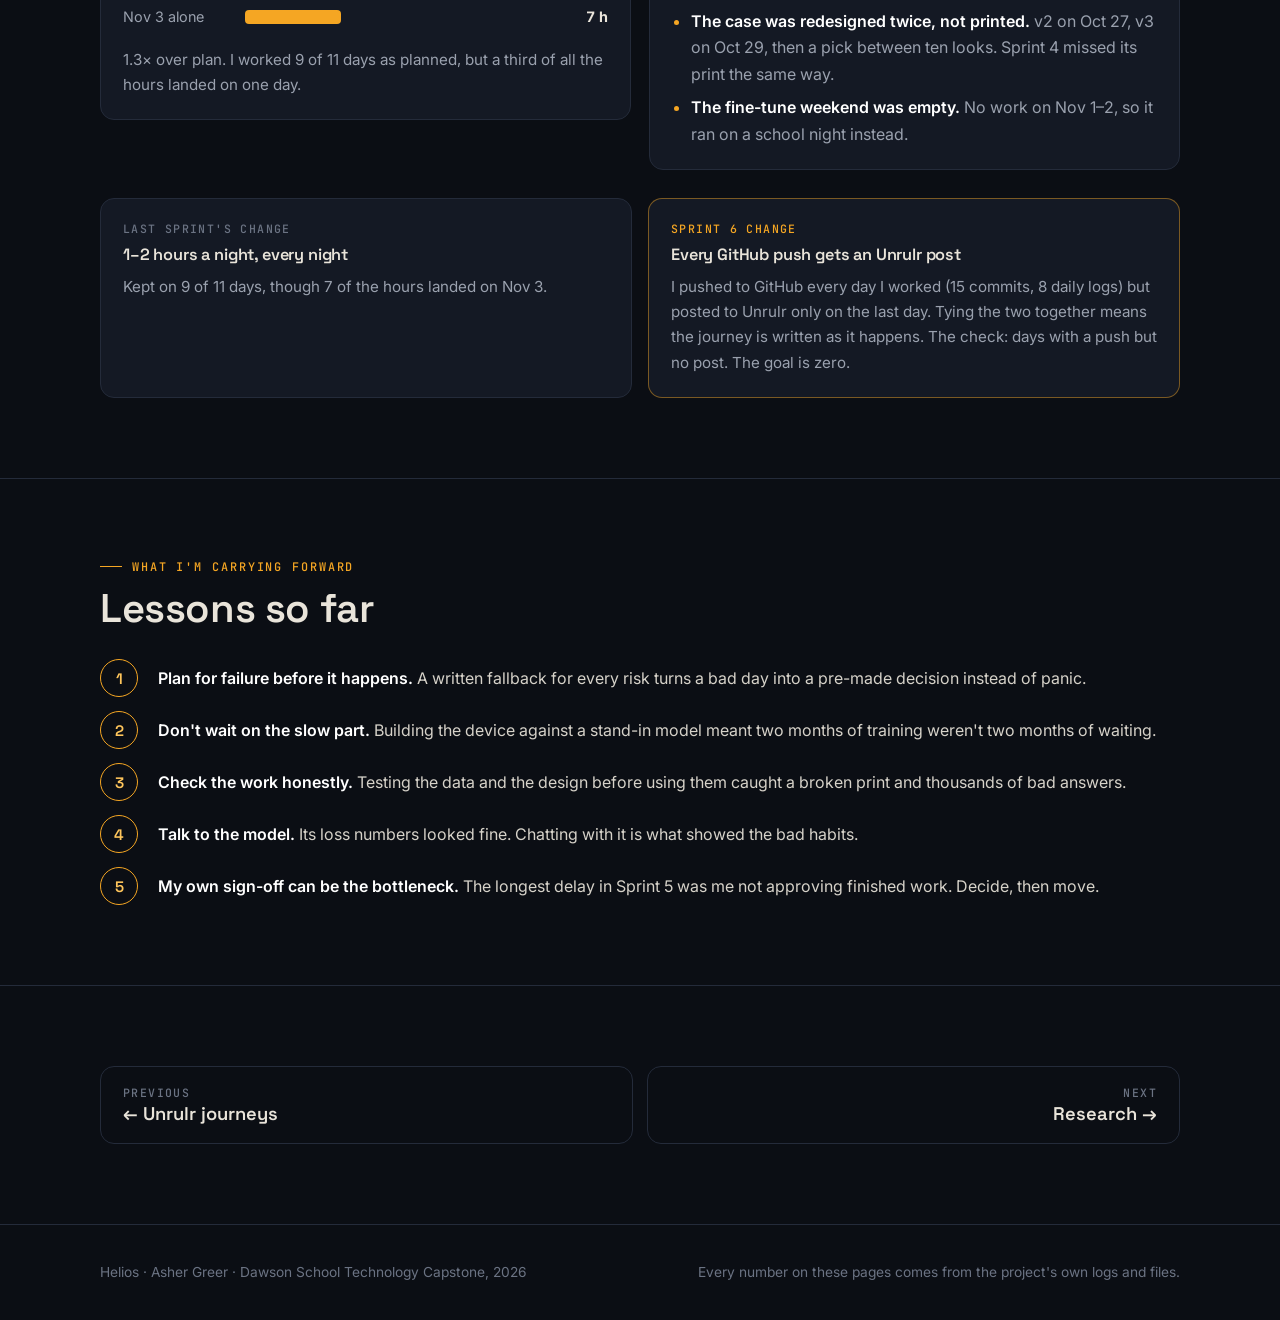
<file: reflections.html>
<!doctype html>
<html lang="en">
<head>
<meta charset="utf-8">
<meta name="viewport" content="width=device-width, initial-scale=1, viewport-fit=cover">
<title>Reflections · Helios</title>
<meta name="description" content="Sprint reflections and retrospectives from the Helios capstone: what worked, what didn't, and what changed.">
<link rel="preconnect" href="https://fonts.googleapis.com">
<link rel="preconnect" href="https://fonts.gstatic.com" crossorigin>
<link href="https://fonts.googleapis.com/css2?family=Inter:wght@400;500;600&family=Space+Grotesk:wght@500;600&family=JetBrains+Mono:wght@400;500&display=swap" rel="stylesheet">
<link rel="stylesheet" href="style.css">
<style>
  .hurdle { display: grid; gap: 8px; }
  .hurdle .q { color: var(--red); font: 500 0.72rem var(--mono); letter-spacing: 0.1em; text-transform: uppercase; }
  .hurdle .a { color: var(--green); font: 500 0.72rem var(--mono); letter-spacing: 0.1em; text-transform: uppercase; margin-top: 6px; }
  .bars { display: grid; gap: 14px; max-width: 640px; }
  .hb { display: grid; grid-template-columns: 110px 1fr 60px; gap: 12px; align-items: center; font-size: 0.9rem; color: var(--muted); }
  .hb i { height: 14px; border-radius: 4px; background: var(--line2); display: block; }
  .hb i.g { background: var(--gold); }
  .hb b { color: var(--fg); font-variant-numeric: tabular-nums; text-align: right; }
  .lessons { counter-reset: l; display: grid; gap: 14px; }
  .lessons div { display: grid; grid-template-columns: 44px 1fr; gap: 14px; align-items: start; }
  .lessons div::before { counter-increment: l; content: counter(l); width: 36px; height: 36px; border-radius: 50%; display: grid; place-items: center; border: 1px solid var(--gold); color: var(--gold2); font: 600 0.95rem var(--head); }
  .lessons p { color: #d6d2c9; padding-top: 6px; }
  .shift { display: grid; gap: 16px; grid-template-columns: repeat(auto-fit, minmax(min(100%, 300px), 1fr)); }
</style>
</head>
<body data-page="reflections">
<main>

<section class="pagehead">
  <div class="glow"></div>
  <div class="wrap">
    <div class="eyebrow">Reflections</div>
    <h1>What I planned, what happened, and what I changed.</h1>
    <p class="lede">At the end of each sprint I look back honestly: what I committed to, what I actually finished, where the time went, and one change to how I work next time.</p>
    <nav class="toc" aria-label="On this page">
      <a href="#s2">Sprint 2 · Review #1</a><a href="#s4">Sprint 4</a><a href="#s5">Sprint 5 · Review #2</a><a href="#lessons">Lessons</a>
    </nav>
  </div>
</section>

<section class="block" id="s2">
  <div class="wrap">
    <div class="sechead">
      <div class="eyebrow">Sprint 2 · Sep 14 – 25 · Formal Review #1</div>
      <h2>Building around a model that wasn't finished yet</h2>
      <p>By the start of the capstone I had already designed the model, built its vocabulary, gathered its training text and started a two-month training run. Sprint 2 was about everything that could be built while it trained.</p>
    </div>
    <div class="grid">
      <div class="card"><span class="st done">Done</span><h4>Wrote a risk plan</h4><p>Mapped what could go wrong and the backup plan for each.</p></div>
      <div class="card"><span class="st done">Done</span><h4>Solved how it finds facts</h4><p>Designed how Helios looks up real, current information before answering.</p></div>
      <div class="card"><span class="st done">Done</span><h4>Built the connection point</h4><p>The doorway the device talks to, plus a stand-in AI to test against.</p></div>
      <div class="card"><span class="st done">Done</span><h4>Training passed halfway</h4><p>The run crossed 57%, on schedule for late October.</p></div>
    </div>
    <h3 style="margin-top:8px">What was hard, and how I got past it</h3>
    <div class="grid">
      <div class="card hurdle"><span class="q">Hurdle</span><h4>It would confidently make things up</h4><span class="a">How</span><p>A model this size can't reliably memorize facts. So instead of trusting its memory, I look up real information and hand it to the model before it answers.</p></div>
      <div class="card hurdle"><span class="q">Hurdle</span><h4>I can't build a device around an unfinished AI</h4><span class="a">How</span><p>I built a stand-in that acts like it. The device gets built and tested now, and the real model swaps in later.</p></div>
      <div class="card hurdle"><span class="q">Hurdle</span><h4>I almost over-built the hardware</h4><span class="a">How</span><p>A custom circuit board would have cost weeks and real risk. I caught it early and switched to off-the-shelf parts: same result, far less risk.</p></div>
    </div>
  </div>
</section>

<section class="block" id="s4">
  <div class="wrap">
    <div class="sechead">
      <div class="eyebrow">Sprint 4 · Oct 12 – 23</div>
      <h2>Checking my own work saved two expensive mistakes</h2>
    </div>
    <div class="grid two">
      <div class="card"><span class="k">What landed</span>
        <ul class="list" style="color:var(--muted)">
          <li>Pre-training finished Oct 23 after 66 days; weights exported, verified and backed up</li>
          <li>A 42,052-conversation dataset in Helios's voice, made for free on my own Mac</li>
          <li>The case redesigned around a researched sound horn</li>
          <li>88 design tests that caught bolt posts not attached to the case, before printing</li>
        </ul></div>
      <div class="card"><span class="k">What didn't</span>
        <ul class="list" style="color:var(--muted)">
          <li>The fine-tuning script I committed to wasn't written yet</li>
          <li>The case wasn't printed, because my own review sent it back for fixes</li>
          <li>Both carried into Sprint 5</li>
        </ul></div>
    </div>
    <div class="callout"><strong>Process change:</strong> I moved the whole project into one organized notebook, with a task list and a daily log, and push to GitHub as I go. Documenting the same day replaced rebuilding it from memory.</div>
  </div>
</section>

<section class="block" id="s5">
  <div class="wrap">
    <div class="sechead">
      <div class="eyebrow">Sprint 5 · Oct 26 – Nov 6 · Formal Review #2</div>
      <h2>Committed vs. completed: 2.5 of 6</h2>
      <p>Helios learned to answer, which was the big goal. But I finished less of my plan than I meant to, and the reasons are worth being honest about.</p>
    </div>
    <div class="tablewrap"><table>
      <tr><th>Oct 27 plan</th><th class="num">Hours</th><th>Status</th><th>What happened</th></tr>
      <tr><td>Sign off the dataset</td><td class="num">1</td><td><span class="st done">Done</span></td><td>Nov 3, a week late</td></tr>
      <tr><td>Fine-tuning script</td><td class="num">5</td><td><span class="st done">Done</span></td><td>Tested on the Mac and the Spark; it stops itself at its best</td></tr>
      <tr><td>Fine-tune the 8 B</td><td class="num">3</td><td><span class="st part">Partly</span></td><td>Ran twice (3 h 17 min, then a patch); the 50-question test isn't run</td></tr>
      <tr><td>Connect it to the device</td><td class="num">4</td><td><span class="st no">Not done</span></td><td>The model server is ready; the Pi isn't pointed at it yet</td></tr>
      <tr><td>Print case v2</td><td class="num">4</td><td><span class="st no">Not done</span></td><td>Redesigned as v3 instead; nothing printed</td></tr>
      <tr><td>Mentors and website</td><td class="num">2</td><td><span class="st no">Not done</span></td><td>No mentor chat held; the website wasn't updated</td></tr>
    </table></div>
    <p style="color:var(--muted)">Not planned, but done: patch 1, a second "brain" for open conversation, Helios running on my laptop, and the new ReSpeaker mic and speaker board.</p>

    <div class="grid two" style="align-items:start">
      <div class="card" style="gap:18px">
        <span class="k">Estimated vs. actual</span>
        <div class="bars">
          <div class="hb"><span>Planned</span><i style="width:76%"></i><b>16 h</b></div>
          <div class="hb"><span>Worked</span><i class="g" style="width:100%"></i><b>~21 h</b></div>
          <div class="hb"><span>Nov 3 alone</span><i class="g" style="width:33%"></i><b>7 h</b></div>
        </div>
        <p>1.3× over plan. I worked 9 of 11 days as planned, but a third of all the hours landed on one day.</p>
      </div>
      <div class="card"><span class="k">Where the time went</span>
        <ul class="list" style="color:var(--muted)">
          <li><strong>The dataset waited 18 days on my own sign-off.</strong> From Oct 16 to Nov 3, it pushed the fine-tune from Oct 31 to Nov 3, and connecting the device ran out of time.</li>
          <li><strong>The case was redesigned twice, not printed.</strong> v2 on Oct 27, v3 on Oct 29, then a pick between ten looks. Sprint 4 missed its print the same way.</li>
          <li><strong>The fine-tune weekend was empty.</strong> No work on Nov 1–2, so it ran on a school night instead.</li>
        </ul></div>
    </div>

    <div class="shift">
      <div class="card"><span class="k">Last sprint's change</span><h4>1–2 hours a night, every night</h4><p>Kept on 9 of 11 days, though 7 of the hours landed on Nov 3.</p></div>
      <div class="card" style="border-color:rgba(245,166,35,.45)"><span class="k" style="color:var(--gold)">Sprint 6 change</span><h4>Every GitHub push gets an Unrulr post</h4><p>I pushed to GitHub every day I worked (15 commits, 8 daily logs) but posted to Unrulr only on the last day. Tying the two together means the journey is written as it happens. The check: days with a push but no post. The goal is zero.</p></div>
    </div>
  </div>
</section>

<section class="block" id="lessons">
  <div class="wrap">
    <div class="sechead">
      <div class="eyebrow">What I'm carrying forward</div>
      <h2>Lessons so far</h2>
    </div>
    <div class="lessons">
      <div><p><strong>Plan for failure before it happens.</strong> A written fallback for every risk turns a bad day into a pre-made decision instead of panic.</p></div>
      <div><p><strong>Don't wait on the slow part.</strong> Building the device against a stand-in model meant two months of training weren't two months of waiting.</p></div>
      <div><p><strong>Check the work honestly.</strong> Testing the data and the design before using them caught a broken print and thousands of bad answers.</p></div>
      <div><p><strong>Talk to the model.</strong> Its loss numbers looked fine. Chatting with it is what showed the bad habits.</p></div>
      <div><p><strong>My own sign-off can be the bottleneck.</strong> The longest delay in Sprint 5 was me not approving finished work. Decide, then move.</p></div>
    </div>
  </div>
</section>

</main>
<script src="site.js"></script>
</body>
</html>
</file>
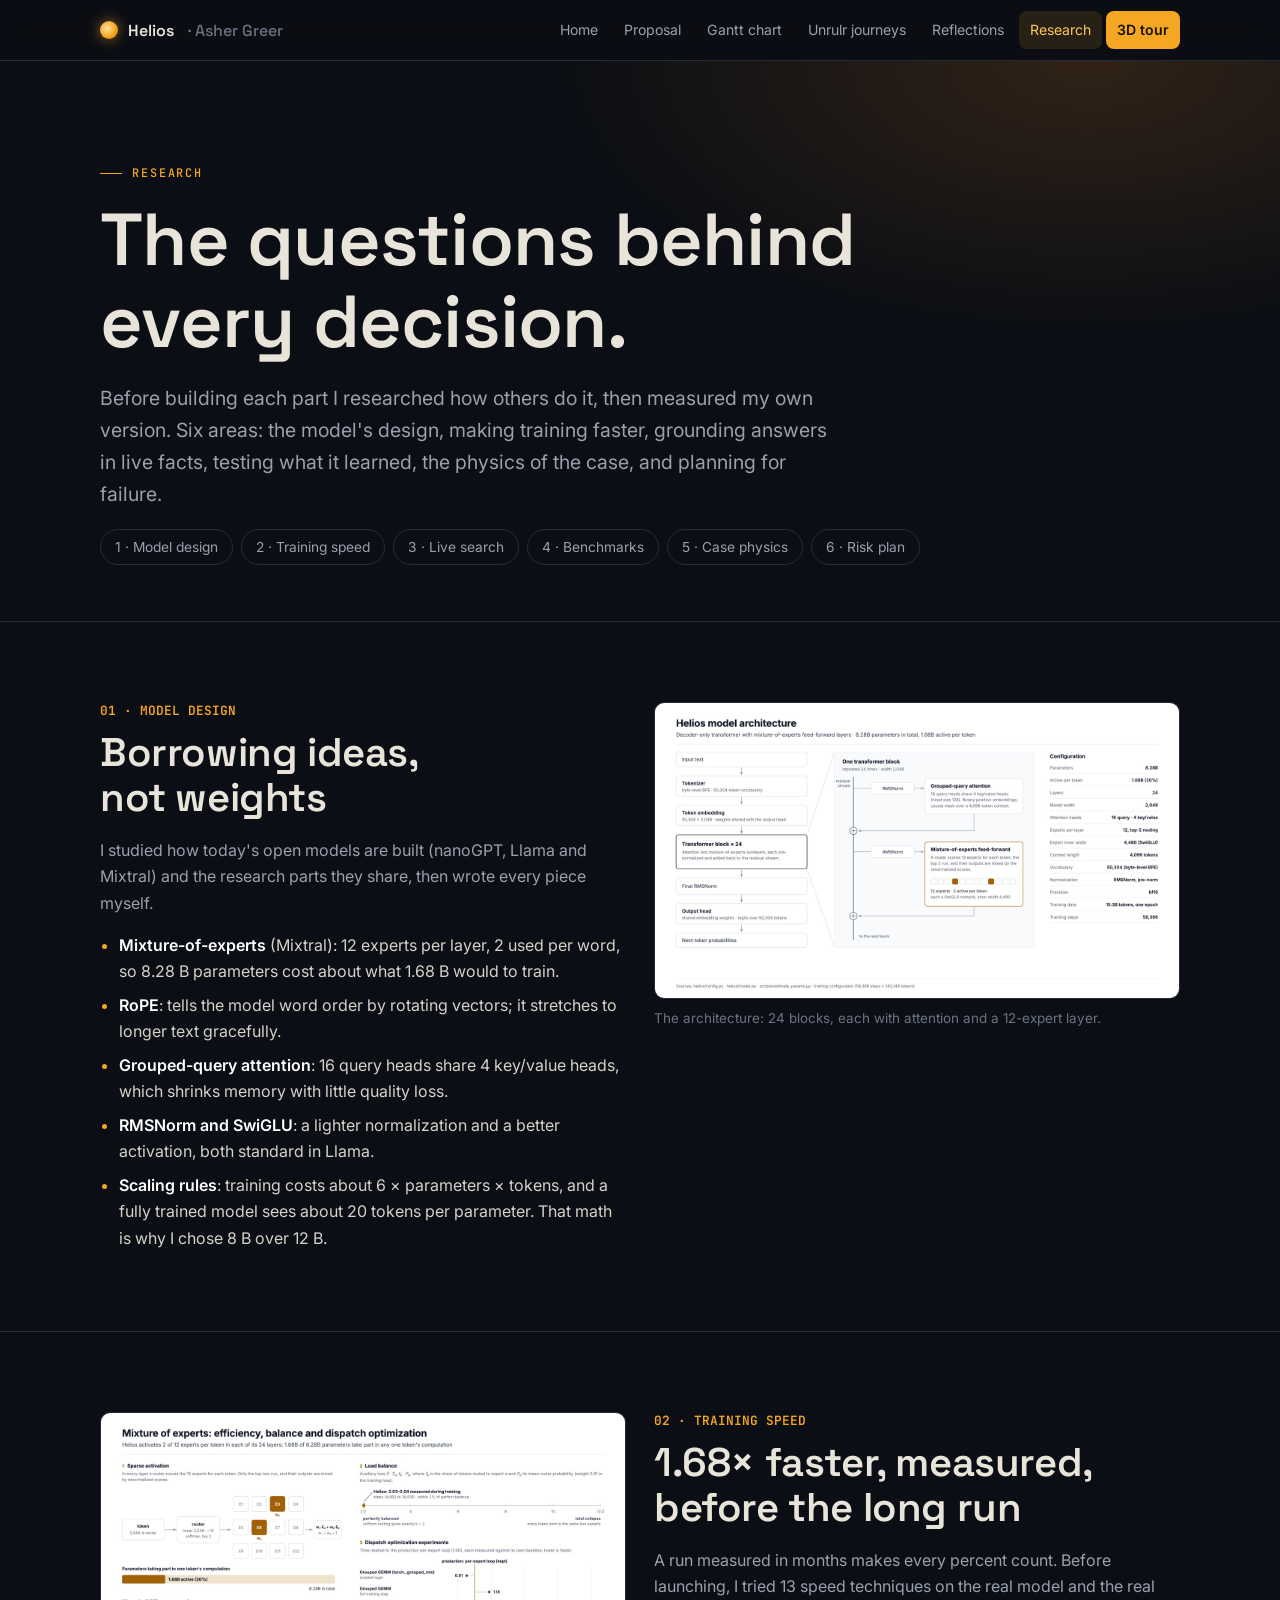
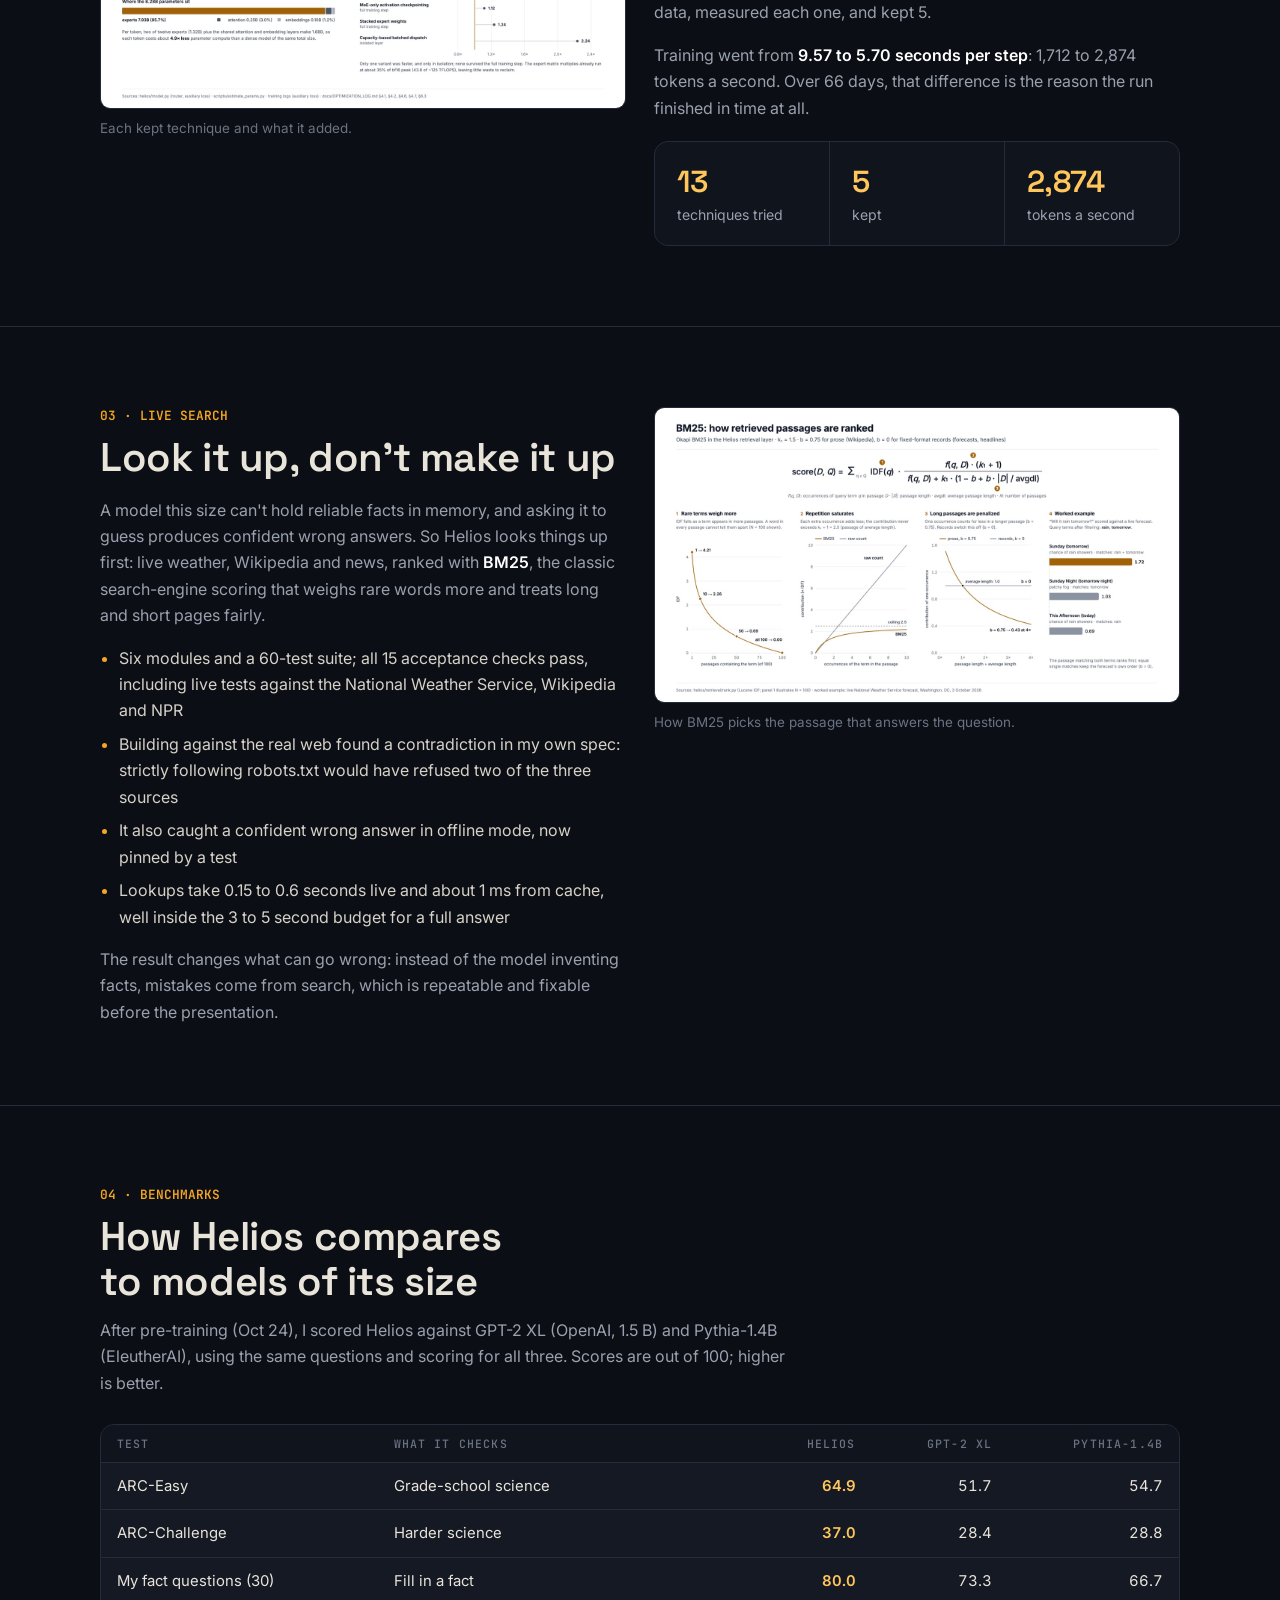
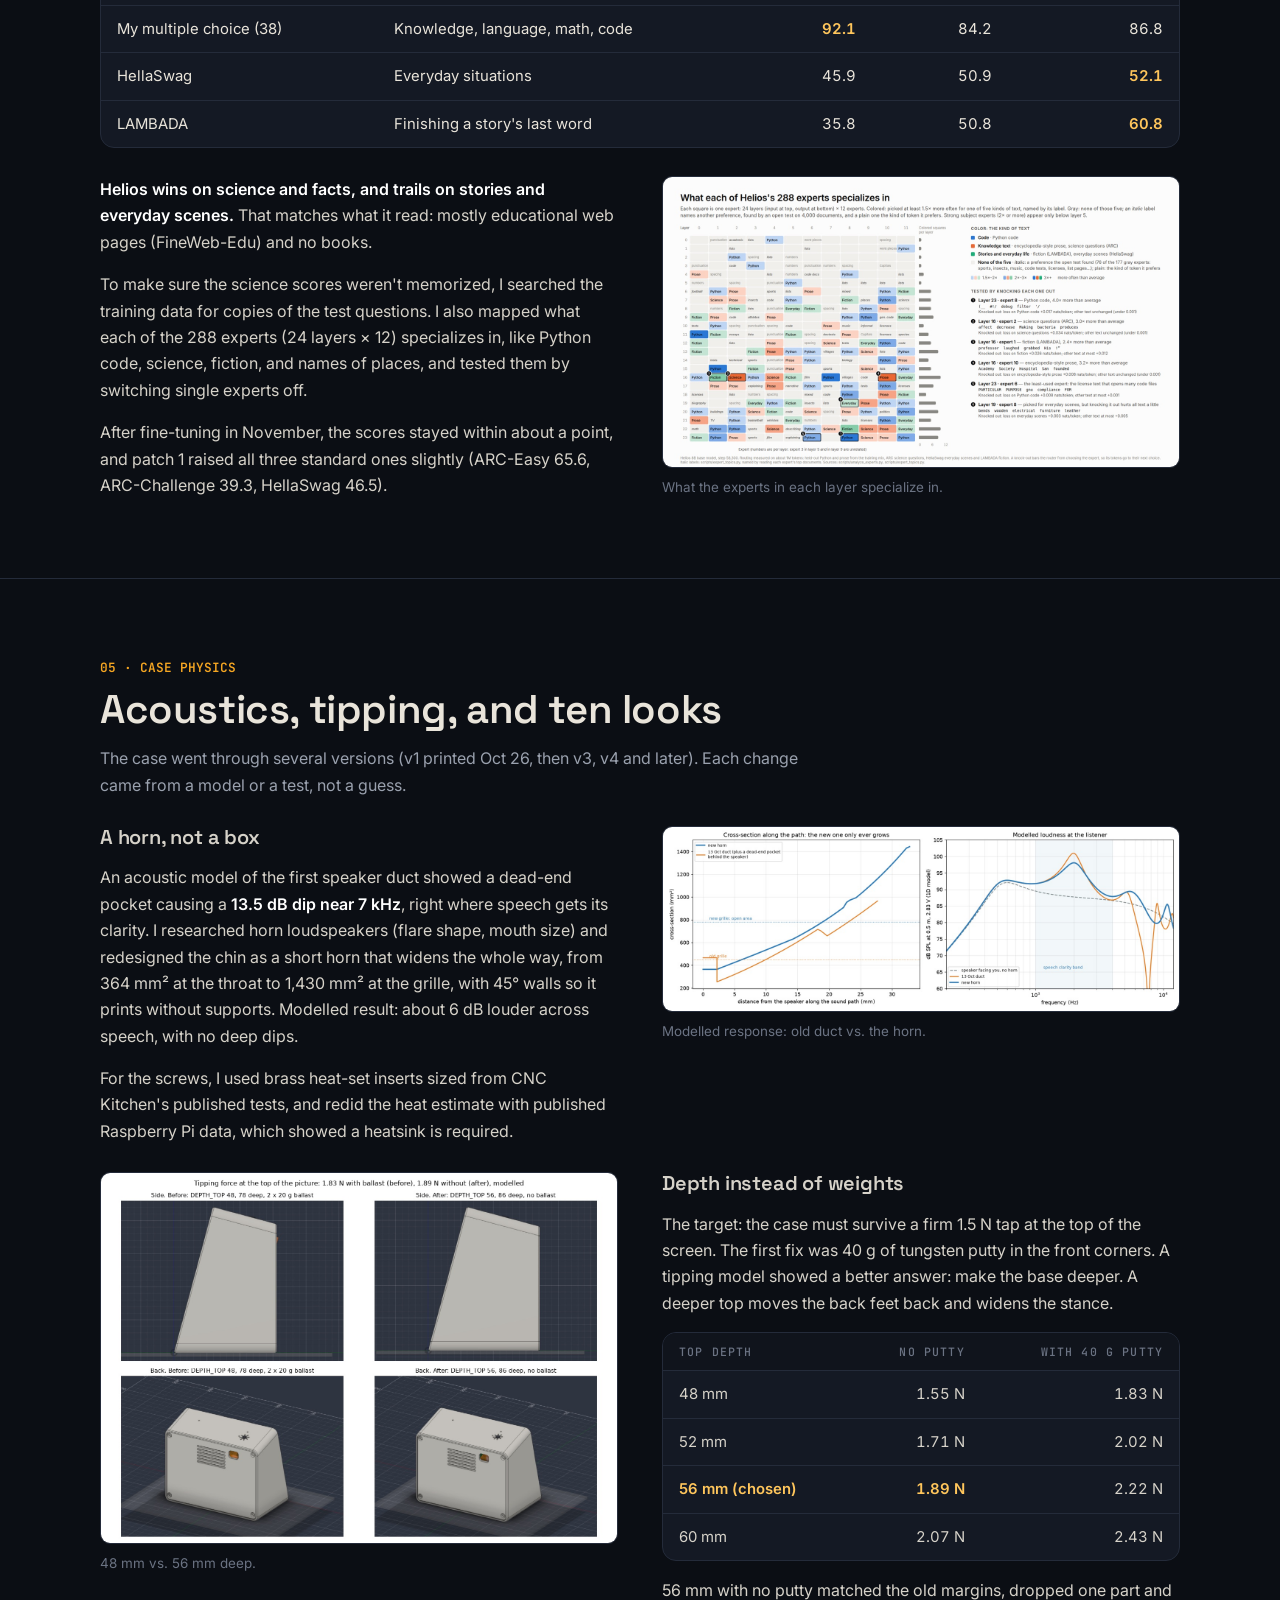
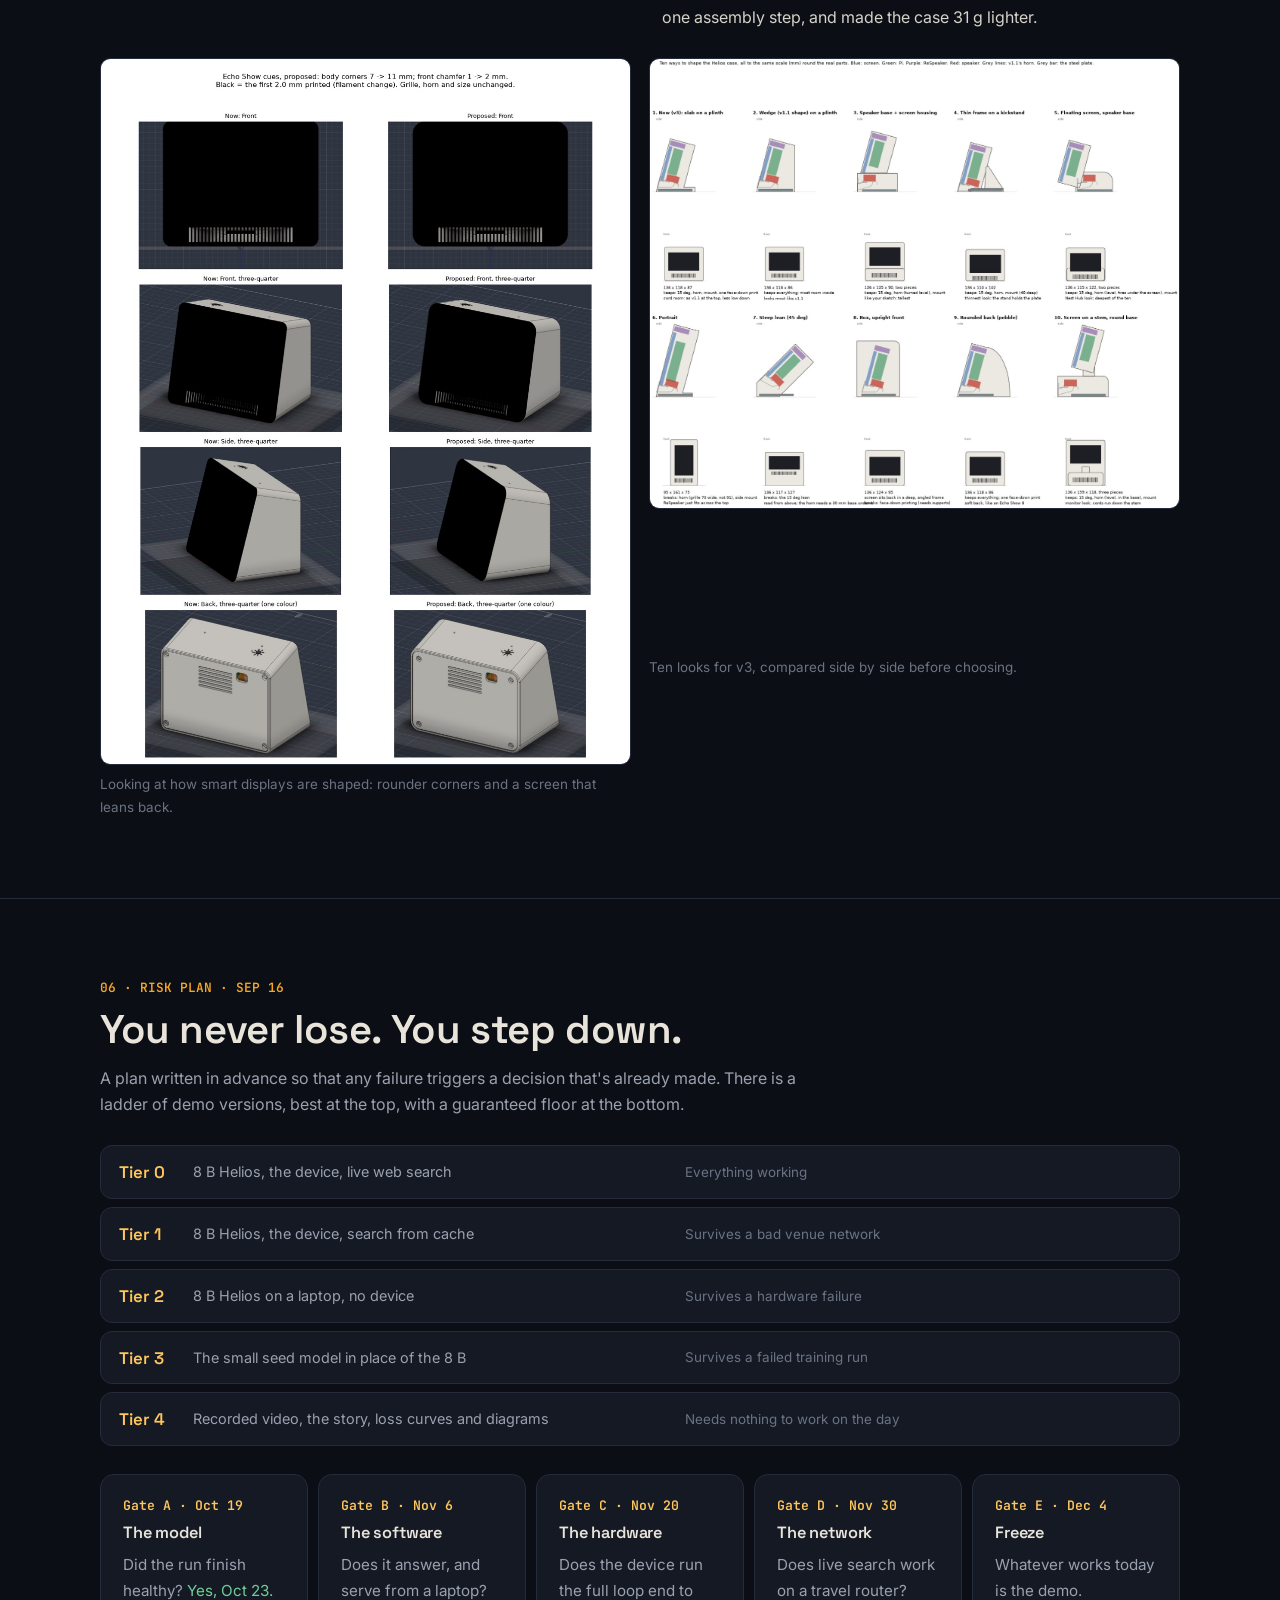
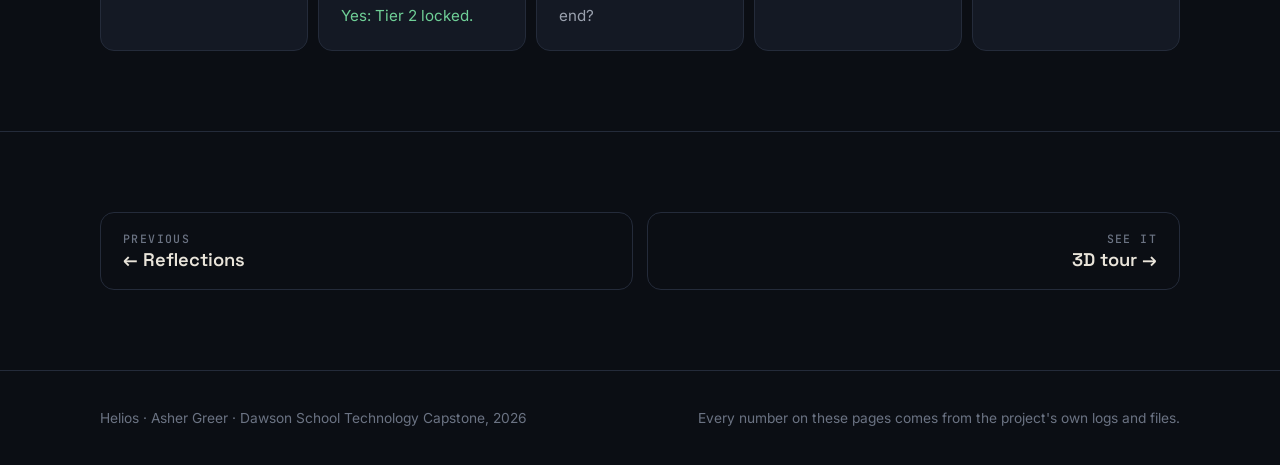
<file: research.html>
<!doctype html>
<html lang="en">
<head>
<meta charset="utf-8">
<meta name="viewport" content="width=device-width, initial-scale=1, viewport-fit=cover">
<title>Research · Helios</title>
<meta name="description" content="The research behind Helios: model design, training speed, live search, benchmarks, acoustics, tipping and risk planning.">
<link rel="preconnect" href="https://fonts.googleapis.com">
<link rel="preconnect" href="https://fonts.gstatic.com" crossorigin>
<link href="https://fonts.googleapis.com/css2?family=Inter:wght@400;500;600&family=Space+Grotesk:wght@500;600&family=JetBrains+Mono:wght@400;500&display=swap" rel="stylesheet">
<link rel="stylesheet" href="style.css">
<style>
  .split { display: grid; gap: clamp(22px, 4vw, 44px); grid-template-columns: minmax(0, 1fr) minmax(0, 1fr); align-items: start; }
  .split.flip > :first-child { order: 2; }
  .num-h { font: 600 0.8rem var(--mono); color: var(--gold); }
  .ladder { display: grid; gap: 8px; }
  .rung { display: grid; grid-template-columns: 58px minmax(0, 1fr) minmax(0, 1fr); gap: 16px; align-items: center; background: var(--card); border: 1px solid var(--line); border-radius: 12px; padding: 14px 18px; }
  .rung b { font: 600 1.05rem var(--head); color: var(--gold2); }
  .rung span { color: var(--muted); font-size: 0.9rem; }
  .rung span.s { color: var(--dim); font-size: 0.84rem; }
  .gates { display: grid; gap: 10px; grid-template-columns: repeat(auto-fit, minmax(min(100%, 190px), 1fr)); }
  .gates .card b { font: 600 0.82rem var(--mono); color: var(--gold2); }
  td.hi { color: var(--gold2); font-weight: 600; }
  @media (max-width: 860px) { .split { grid-template-columns: 1fr; } .split.flip > :first-child { order: 0; } .rung { grid-template-columns: 44px 1fr; } .rung span.s { grid-column: 2; } }
</style>
</head>
<body data-page="research">
<main>

<section class="pagehead">
  <div class="glow"></div>
  <div class="wrap">
    <div class="eyebrow">Research</div>
    <h1>The questions behind every decision.</h1>
    <p class="lede">Before building each part I researched how others do it, then measured my own version. Six areas: the model's design, making training faster, grounding answers in live facts, testing what it learned, the physics of the case, and planning for failure.</p>
    <nav class="toc" aria-label="On this page">
      <a href="#model">1 · Model design</a><a href="#speed">2 · Training speed</a><a href="#search">3 · Live search</a>
      <a href="#bench">4 · Benchmarks</a><a href="#case">5 · Case physics</a><a href="#risk">6 · Risk plan</a>
    </nav>
  </div>
</section>

<section class="block" id="model">
  <div class="wrap split">
    <div class="sechead">
      <span class="num-h">01 · MODEL DESIGN</span>
      <h2>Borrowing ideas, not weights</h2>
      <div class="prose" style="margin-top:4px">
        <p>I studied how today's open models are built (nanoGPT, Llama and Mixtral) and the research parts they share, then wrote every piece myself.</p>
        <ul>
          <li><strong>Mixture-of-experts</strong> (Mixtral): 12 experts per layer, 2 used per word, so 8.28 B parameters cost about what 1.68 B would to train.</li>
          <li><strong>RoPE</strong>: tells the model word order by rotating vectors; it stretches to longer text gracefully.</li>
          <li><strong>Grouped-query attention</strong>: 16 query heads share 4 key/value heads, which shrinks memory with little quality loss.</li>
          <li><strong>RMSNorm and SwiGLU</strong>: a lighter normalization and a better activation, both standard in Llama.</li>
          <li><strong>Scaling rules</strong>: training costs about 6 × parameters × tokens, and a fully trained model sees about 20 tokens per parameter. That math is why I chose 8 B over 12 B.</li>
        </ul>
      </div>
    </div>
    <figure><img class="zoom" src="img/r/helios_architecture.jpg" alt="Helios architecture diagram"><figcaption>The architecture: 24 blocks, each with attention and a 12-expert layer.</figcaption></figure>
  </div>
</section>

<section class="block" id="speed">
  <div class="wrap split flip">
    <div class="sechead">
      <span class="num-h">02 · TRAINING SPEED</span>
      <h2>1.68× faster, measured, before the long run</h2>
      <div class="prose" style="margin-top:4px">
        <p>A run measured in months makes every percent count. Before launching, I tried 13 speed techniques on the real model and the real data, measured each one, and kept 5.</p>
        <p>Training went from <strong>9.57 to 5.70 seconds per step</strong>: 1,712 to 2,874 tokens a second. Over 66 days, that difference is the reason the run finished in time at all.</p>
      </div>
      <div class="stats" style="margin-top:8px">
        <div class="stat"><b>13</b><span>techniques tried</span></div>
        <div class="stat"><b>5</b><span>kept</span></div>
        <div class="stat"><b>2,874</b><span>tokens a second</span></div>
      </div>
    </div>
    <figure><img class="zoom" src="img/r/moe_optimization.jpg" alt="Training speed optimization chart"><figcaption>Each kept technique and what it added.</figcaption></figure>
  </div>
</section>

<section class="block" id="search">
  <div class="wrap split">
    <div class="sechead">
      <span class="num-h">03 · LIVE SEARCH</span>
      <h2>Look it up, don't make it up</h2>
      <div class="prose" style="margin-top:4px">
        <p>A model this size can't hold reliable facts in memory, and asking it to guess produces confident wrong answers. So Helios looks things up first: live weather, Wikipedia and news, ranked with <strong>BM25</strong>, the classic search-engine scoring that weighs rare words more and treats long and short pages fairly.</p>
        <ul>
          <li>Six modules and a 60-test suite; all 15 acceptance checks pass, including live tests against the National Weather Service, Wikipedia and NPR</li>
          <li>Building against the real web found a contradiction in my own spec: strictly following robots.txt would have refused two of the three sources</li>
          <li>It also caught a confident wrong answer in offline mode, now pinned by a test</li>
          <li>Lookups take 0.15 to 0.6 seconds live and about 1 ms from cache, well inside the 3 to 5 second budget for a full answer</li>
        </ul>
        <p>The result changes what can go wrong: instead of the model inventing facts, mistakes come from search, which is repeatable and fixable before the presentation.</p>
      </div>
    </div>
    <figure><img class="zoom" src="img/r/bm25_ranking.jpg" alt="BM25 ranking example"><figcaption>How BM25 picks the passage that answers the question.</figcaption></figure>
  </div>
</section>

<section class="block" id="bench">
  <div class="wrap">
    <div class="sechead">
      <span class="num-h">04 · BENCHMARKS</span>
      <h2>How Helios compares to models of its size</h2>
      <p>After pre-training (Oct 24), I scored Helios against GPT-2 XL (OpenAI, 1.5 B) and Pythia-1.4B (EleutherAI), using the same questions and scoring for all three. Scores are out of 100; higher is better.</p>
    </div>
    <div class="tablewrap"><table>
      <tr><th>Test</th><th>What it checks</th><th class="num">Helios</th><th class="num">GPT-2 XL</th><th class="num">Pythia-1.4B</th></tr>
      <tr><td>ARC-Easy</td><td>Grade-school science</td><td class="num hi">64.9</td><td class="num">51.7</td><td class="num">54.7</td></tr>
      <tr><td>ARC-Challenge</td><td>Harder science</td><td class="num hi">37.0</td><td class="num">28.4</td><td class="num">28.8</td></tr>
      <tr><td>My fact questions (30)</td><td>Fill in a fact</td><td class="num hi">80.0</td><td class="num">73.3</td><td class="num">66.7</td></tr>
      <tr><td>My multiple choice (38)</td><td>Knowledge, language, math, code</td><td class="num hi">92.1</td><td class="num">84.2</td><td class="num">86.8</td></tr>
      <tr><td>HellaSwag</td><td>Everyday situations</td><td class="num">45.9</td><td class="num">50.9</td><td class="num hi">52.1</td></tr>
      <tr><td>LAMBADA</td><td>Finishing a story's last word</td><td class="num">35.8</td><td class="num">50.8</td><td class="num hi">60.8</td></tr>
    </table></div>
    <div class="split">
      <div class="prose">
        <p><strong>Helios wins on science and facts, and trails on stories and everyday scenes.</strong> That matches what it read: mostly educational web pages (FineWeb-Edu) and no books.</p>
        <p>To make sure the science scores weren't memorized, I searched the training data for copies of the test questions. I also mapped what each of the 288 experts (24 layers × 12) specializes in, like Python code, science, fiction, and names of places, and tested them by switching single experts off.</p>
        <p>After fine-tuning in November, the scores stayed within about a point, and patch 1 raised all three standard ones slightly (ARC-Easy 65.6, ARC-Challenge 39.3, HellaSwag 46.5).</p>
      </div>
      <figure><img class="zoom" src="img/r/helios_experts.jpg" alt="Map of what Helios's experts specialize in"><figcaption>What the experts in each layer specialize in.</figcaption></figure>
    </div>
  </div>
</section>

<section class="block" id="case">
  <div class="wrap">
    <div class="sechead">
      <span class="num-h">05 · CASE PHYSICS</span>
      <h2>Acoustics, tipping, and ten looks</h2>
      <p>The case went through several versions (v1 printed Oct 26, then v3, v4 and later). Each change came from a model or a test, not a guess.</p>
    </div>
    <div class="split">
      <div class="prose">
        <h3>A horn, not a box</h3>
        <p>An acoustic model of the first speaker duct showed a dead-end pocket causing a <strong>13.5 dB dip near 7 kHz</strong>, right where speech gets its clarity. I researched horn loudspeakers (flare shape, mouth size) and redesigned the chin as a short horn that widens the whole way, from 364 mm² at the throat to 1,430 mm² at the grille, with 45° walls so it prints without supports. Modelled result: about 6 dB louder across speech, with no deep dips.</p>
        <p>For the screws, I used brass heat-set inserts sized from CNC Kitchen's published tests, and redid the heat estimate with published Raspberry Pi data, which showed a heatsink is required.</p>
      </div>
      <figure><img class="zoom" src="img/r/horn_acoustics.jpg" alt="Modelled sound output of the old duct and the new horn"><figcaption>Modelled response: old duct vs. the horn.</figcaption></figure>
    </div>
    <div class="split flip">
      <div class="prose">
        <h3>Depth instead of weights</h3>
        <p>The target: the case must survive a firm 1.5 N tap at the top of the screen. The first fix was 40 g of tungsten putty in the front corners. A tipping model showed a better answer: make the base deeper. A deeper top moves the back feet back and widens the stance.</p>
        <div class="tablewrap"><table>
          <tr><th>Top depth</th><th class="num">No putty</th><th class="num">With 40 g putty</th></tr>
          <tr><td>48 mm</td><td class="num">1.55 N</td><td class="num">1.83 N</td></tr>
          <tr><td>52 mm</td><td class="num">1.71 N</td><td class="num">2.02 N</td></tr>
          <tr><td class="hi">56 mm (chosen)</td><td class="num hi">1.89 N</td><td class="num">2.22 N</td></tr>
          <tr><td>60 mm</td><td class="num">2.07 N</td><td class="num">2.43 N</td></tr>
        </table></div>
        <p>56 mm with no putty matched the old margins, dropped one part and one assembly step, and made the case 31 g lighter.</p>
      </div>
      <figure><img class="zoom" src="img/r/depth_48_vs_56.jpg" alt="The case at 48 and 56 mm deep"><figcaption>48 mm vs. 56 mm deep.</figcaption></figure>
    </div>
    <div class="grid two">
      <figure><img class="zoom" src="img/r/echo_look_proposal.jpg" alt="Design cues borrowed from smart displays"><figcaption>Looking at how smart displays are shaped: rounder corners and a screen that leans back.</figcaption></figure>
      <figure><img class="zoom" src="img/r/v3_ten_designs.jpg" alt="Ten design options for case v3"><figcaption>Ten looks for v3, compared side by side before choosing.</figcaption></figure>
    </div>
  </div>
</section>

<section class="block" id="risk">
  <div class="wrap">
    <div class="sechead">
      <span class="num-h">06 · RISK PLAN · SEP 16</span>
      <h2>You never lose. You step down.</h2>
      <p>A plan written in advance so that any failure triggers a decision that's already made. There is a ladder of demo versions, best at the top, with a guaranteed floor at the bottom.</p>
    </div>
    <div class="ladder">
      <div class="rung"><b>Tier 0</b><span>8 B Helios, the device, live web search</span><span class="s">Everything working</span></div>
      <div class="rung"><b>Tier 1</b><span>8 B Helios, the device, search from cache</span><span class="s">Survives a bad venue network</span></div>
      <div class="rung"><b>Tier 2</b><span>8 B Helios on a laptop, no device</span><span class="s">Survives a hardware failure</span></div>
      <div class="rung"><b>Tier 3</b><span>The small seed model in place of the 8 B</span><span class="s">Survives a failed training run</span></div>
      <div class="rung"><b>Tier 4</b><span>Recorded video, the story, loss curves and diagrams</span><span class="s">Needs nothing to work on the day</span></div>
    </div>
    <div class="gates">
      <div class="card"><b>Gate A · Oct 19</b><h4>The model</h4><p>Did the run finish healthy? <span style="color:var(--green)">Yes, Oct 23.</span></p></div>
      <div class="card"><b>Gate B · Nov 6</b><h4>The software</h4><p>Does it answer, and serve from a laptop? <span style="color:var(--green)">Yes: Tier 2 locked.</span></p></div>
      <div class="card"><b>Gate C · Nov 20</b><h4>The hardware</h4><p>Does the device run the full loop end to end?</p></div>
      <div class="card"><b>Gate D · Nov 30</b><h4>The network</h4><p>Does live search work on a travel router?</p></div>
      <div class="card"><b>Gate E · Dec 4</b><h4>Freeze</h4><p>Whatever works today is the demo.</p></div>
    </div>
  </div>
</section>

</main>
<script src="site.js"></script>
</body>
</html>
</file>
<file: style.css>
/* Helios portfolio: one dark look, shared by every page. Matches the 3D project page. */
:root {
  --bg: #0b0e14;
  --bg2: #10141c;
  --card: #141924;
  --card2: #1a2030;
  --line: #242b3a;
  --line2: #323b4f;
  --fg: #e9e4da;
  --muted: #9aa1ae;
  --dim: #6b7383;
  --gold: #f5a623;
  --gold2: #ffc65c;
  --gold-soft: rgba(245, 166, 35, 0.12);
  --green: #6fcf97;
  --red: #ef7d6d;
  --sky: #7fb2ff;
  --font: "Inter", system-ui, -apple-system, "Segoe UI", sans-serif;
  --head: "Space Grotesk", "Inter", system-ui, sans-serif;
  --mono: "JetBrains Mono", ui-monospace, "SF Mono", Menlo, monospace;
  --r: 14px;
  --wrap: 1120px;
  color-scheme: dark;
}
* { box-sizing: border-box; }
html { scroll-behavior: smooth; -webkit-text-size-adjust: 100%; }
body {
  margin: 0; background: var(--bg); color: var(--fg);
  font: 16px/1.65 var(--font); overflow-x: hidden;
}
img { max-width: 100%; display: block; }
[id] { scroll-margin-top: calc(76px + env(safe-area-inset-top, 0px)); }
a { color: var(--gold2); text-decoration: none; }
a:hover { text-decoration: underline; text-underline-offset: 3px; }
h1, h2, h3, h4 { font-family: var(--head); line-height: 1.12; margin: 0; text-wrap: balance; letter-spacing: -0.01em; }
h1 { font-size: clamp(2.5rem, 6vw, 4.6rem); font-weight: 600; }
h2 { font-size: clamp(1.7rem, 3.4vw, 2.5rem); font-weight: 600; }
h3 { font-size: 1.25rem; font-weight: 600; }
h4 { font-size: 1.02rem; font-weight: 600; }
p { margin: 0; }
strong { color: #fff; font-weight: 600; }
.mono { font-family: var(--mono); }

.wrap {
  max-width: var(--wrap); margin: 0 auto;
  padding-left: max(20px, env(safe-area-inset-left, 0px));
  padding-right: max(20px, env(safe-area-inset-right, 0px));
}
.prose { max-width: 68ch; display: grid; gap: 1em; color: #d6d2c9; }
.prose ul, .list { margin: 0; padding-left: 1.2em; display: grid; gap: 0.45em; }
.prose li::marker, .list li::marker { color: var(--gold); }

/* ---------- nav ---------- */
.nav {
  position: sticky; top: 0; z-index: 50;
  background: rgba(11, 14, 20, 0.82); backdrop-filter: blur(14px); -webkit-backdrop-filter: blur(14px);
  border-bottom: 1px solid var(--line);
  padding-top: env(safe-area-inset-top, 0px);
}
.nav .wrap { display: flex; align-items: center; gap: 22px; height: 60px; }
.brand { display: flex; align-items: center; gap: 10px; color: var(--fg); font: 600 1rem var(--head); white-space: nowrap; }
.brand:hover { text-decoration: none; }
.sun {
  width: 18px; height: 18px; border-radius: 50%; flex: none;
  background: radial-gradient(circle at 40% 40%, #ffe3a3, var(--gold) 55%, #c4760a);
  box-shadow: 0 0 14px rgba(245, 166, 35, 0.6);
}
.links { display: flex; gap: 4px; margin-left: auto; overflow-x: auto; scrollbar-width: none; }
.links::-webkit-scrollbar { display: none; }
.links a {
  color: var(--muted); font-size: 0.88rem; padding: 7px 11px; border-radius: 8px; white-space: nowrap;
}
.links a:hover { color: var(--fg); background: var(--card); text-decoration: none; }
.links a[aria-current="page"] { color: var(--gold2); background: var(--gold-soft); }
.links a.cta { color: #1a1206; background: var(--gold); font-weight: 600; }
.links a.cta:hover { background: var(--gold2); }

/* ---------- page head ---------- */
.eyebrow {
  font: 500 0.74rem var(--mono); letter-spacing: 0.16em; text-transform: uppercase; color: var(--gold);
  display: flex; align-items: center; gap: 10px;
}
.eyebrow::before { content: ""; width: 22px; height: 1px; background: var(--gold); }
.pagehead { padding-block: clamp(56px, 9vw, 104px) clamp(36px, 5vw, 56px); position: relative; }
.pagehead .wrap { display: grid; gap: 18px; }
.pagehead .lede { font-size: clamp(1.05rem, 1.6vw, 1.22rem); color: var(--muted); max-width: 62ch; }
.glow {
  position: absolute; inset: 0; pointer-events: none; z-index: -1;
  background: radial-gradient(ellipse 60% 70% at 85% 0%, rgba(245, 140, 35, 0.16), transparent 70%);
}

section.block { padding-block: clamp(44px, 7vw, 80px); border-top: 1px solid var(--line); }
section.block > .wrap { display: grid; gap: 28px; }
.sechead { display: grid; gap: 12px; max-width: 70ch; }
.sechead p { color: var(--muted); }

/* ---------- cards and grids ---------- */
.grid { display: grid; gap: 18px; grid-template-columns: repeat(auto-fit, minmax(min(100%, 260px), 1fr)); }
.grid.two { grid-template-columns: repeat(auto-fit, minmax(min(100%, 420px), 1fr)); }
.card {
  background: var(--card); border: 1px solid var(--line); border-radius: var(--r);
  padding: 22px; display: grid; gap: 10px; align-content: start; min-width: 0;
}
.card p { color: var(--muted); font-size: 0.95rem; }
.card .k { font: 500 0.72rem var(--mono); letter-spacing: 0.12em; text-transform: uppercase; color: var(--dim); }
a.card { color: inherit; transition: border-color .2s, transform .2s, background .2s; }
a.card:hover { text-decoration: none; border-color: var(--gold); transform: translateY(-2px); background: var(--card2); }
a.card .go { color: var(--gold2); font-size: 0.9rem; margin-top: 4px; }

.stats { display: grid; gap: 1px; background: var(--line); border: 1px solid var(--line); border-radius: var(--r); overflow: hidden;
  grid-template-columns: repeat(auto-fit, minmax(min(100%, 170px), 1fr)); }
.stat { background: var(--bg2); padding: 20px 22px; display: grid; gap: 4px; }
.stat b { font: 600 1.9rem var(--head); color: var(--gold2); letter-spacing: -0.02em; }
.stat span { color: var(--muted); font-size: 0.88rem; line-height: 1.4; }

.chips { display: flex; flex-wrap: wrap; gap: 6px; }
.chip { font: 500 0.72rem var(--mono); color: var(--muted); border: 1px solid var(--line2); border-radius: 99px; padding: 3px 10px; }
.chip.gold { color: var(--gold2); border-color: rgba(245, 166, 35, 0.4); background: var(--gold-soft); }

figure { margin: 0; display: grid; gap: 8px; min-width: 0; }
figure img { border-radius: 10px; border: 1px solid var(--line); background: #0e1118; }
figcaption { font-size: 0.84rem; color: var(--dim); }
.zoom { cursor: zoom-in; }

/* tables */
.tablewrap { overflow-x: auto; border: 1px solid var(--line); border-radius: var(--r); background: var(--card); }
table { border-collapse: collapse; width: 100%; font-size: 0.93rem; }
th, td { text-align: left; padding: 11px 16px; border-bottom: 1px solid var(--line); vertical-align: top; }
th { font: 500 0.72rem var(--mono); letter-spacing: 0.1em; text-transform: uppercase; color: var(--dim); background: var(--bg2); }
tr:last-child td { border-bottom: 0; }
td.num, th.num { text-align: right; font-variant-numeric: tabular-nums; }
td .best { color: var(--gold2); font-weight: 600; }

.callout {
  border-left: 3px solid var(--gold); background: var(--gold-soft); border-radius: 0 10px 10px 0;
  padding: 16px 20px; color: #e8dcc4; max-width: 72ch;
}
.quote { font: 500 clamp(1.2rem, 2.2vw, 1.55rem)/1.4 var(--head); color: #fff; max-width: 40ch; }

.btn {
  display: inline-flex; align-items: center; gap: 10px; padding: 13px 22px; border-radius: 10px;
  background: var(--gold); color: #1a1206; font-weight: 600; font-size: 0.98rem;
}
.btn:hover { background: var(--gold2); text-decoration: none; }
.btn.ghost { background: transparent; color: var(--fg); border: 1px solid var(--line2); }
.btn.ghost:hover { border-color: var(--gold); background: var(--card); }
.row { display: flex; flex-wrap: wrap; gap: 12px; align-items: center; }

/* status marks */
.st { font: 500 0.7rem var(--mono); letter-spacing: 0.08em; text-transform: uppercase; padding: 2px 8px; border-radius: 6px; white-space: nowrap; }
.st.done { color: var(--green); background: rgba(111, 207, 151, 0.12); }
.st.part { color: var(--gold2); background: var(--gold-soft); }
.st.no { color: var(--red); background: rgba(239, 125, 109, 0.12); }

/* in-page table of contents */
.toc { display: flex; flex-wrap: wrap; gap: 8px; }
.toc a { font-size: 0.86rem; color: var(--muted); border: 1px solid var(--line); border-radius: 99px; padding: 6px 14px; }
.toc a:hover { color: var(--fg); border-color: var(--gold); text-decoration: none; }

/* lightbox */
dialog.lb { border: 0; padding: 0; background: transparent; max-width: min(1400px, 94vw); max-height: 92vh; }
dialog.lb::backdrop { background: rgba(5, 7, 10, 0.88); backdrop-filter: blur(4px); }
dialog.lb img { max-height: 86vh; width: auto; margin: auto; border-radius: 10px; }
dialog.lb p { color: var(--muted); text-align: center; margin-top: 10px; font-size: 0.9rem; }

/* footer */
footer { border-top: 1px solid var(--line); padding-block: 36px calc(36px + env(safe-area-inset-bottom, 0px)); color: var(--dim); font-size: 0.86rem; }
footer .wrap { display: flex; flex-wrap: wrap; gap: 12px 28px; justify-content: space-between; }

/* next / previous page */
.pager { display: grid; gap: 14px; grid-template-columns: repeat(auto-fit, minmax(min(100%, 260px), 1fr)); }
.pager a { border: 1px solid var(--line); border-radius: var(--r); padding: 18px 22px; display: grid; gap: 2px; color: var(--fg); }
.pager a span { font: 500 0.72rem var(--mono); letter-spacing: 0.12em; text-transform: uppercase; color: var(--dim); }
.pager a b { font: 600 1.15rem var(--head); }
.pager a:hover { border-color: var(--gold); text-decoration: none; }
.pager a.next { text-align: right; }

@media (max-width: 720px) {
  .nav .wrap { gap: 12px; }
  .brand .who { display: none; }
  .links a { padding: 7px 9px; font-size: 0.84rem; }
  th, td { padding: 9px 11px; }
  table { font-size: 0.88rem; }
}
@media (prefers-reduced-motion: reduce) { html { scroll-behavior: auto; } a.card { transition: none; } }
</file>
